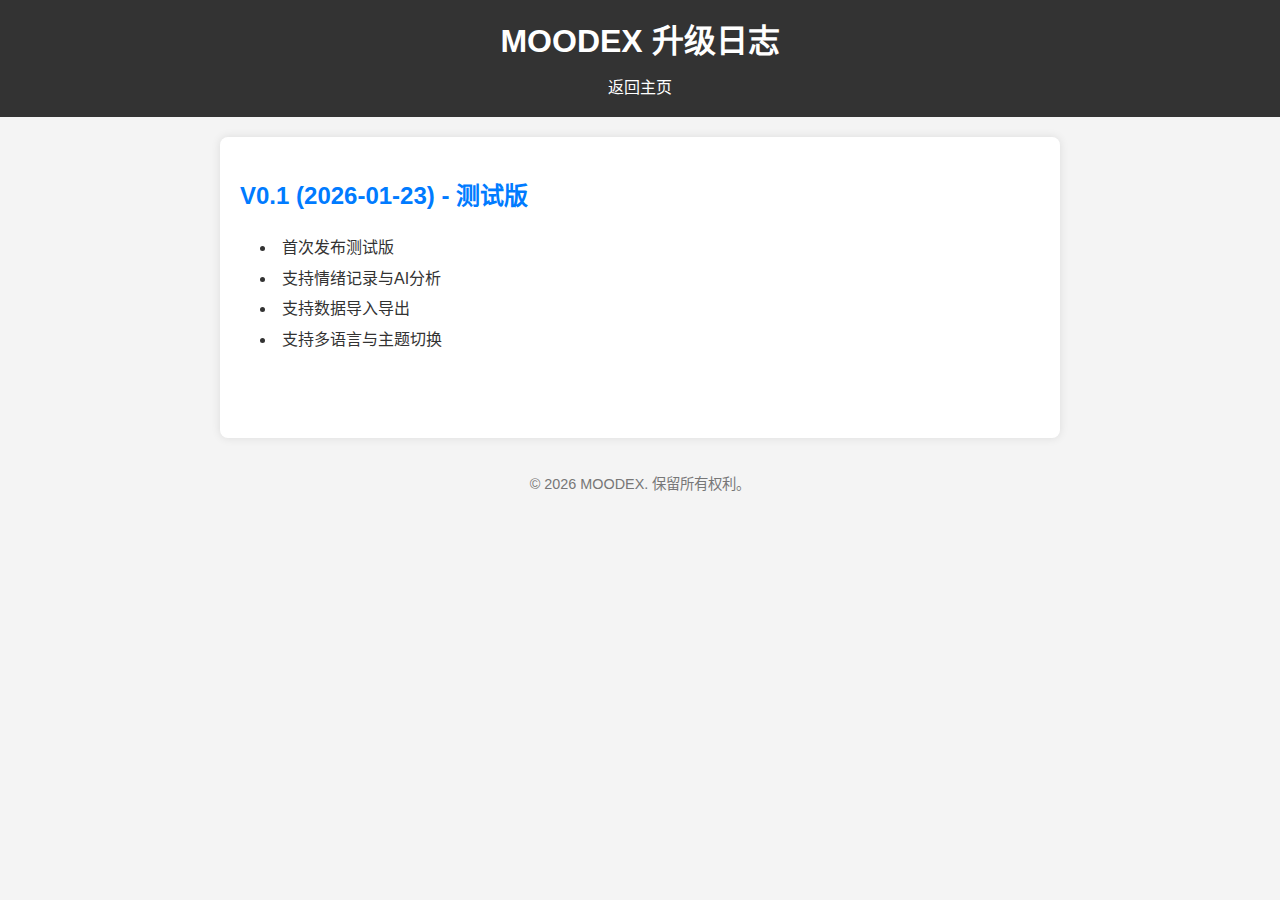
<file: changelog/v0.1/index.html>
<!DOCTYPE html>
<html lang="zh-CN">
<head>
    <meta charset="UTF-8">
    <meta name="viewport" content="width=device-width, initial-scale=1.0">
    <title>MOODEX 升级日志 - V0.1</title>
    <link rel="stylesheet" href="../../css/style.css">
    <link rel="icon" href="../../favicon.svg" type="image/svg+xml">
</head>
<body>
    <header>
        <h1>MOODEX 升级日志</h1>
        <nav>
            <a href="/">返回主页</a>
        </nav>
    </header>

    <main>
        <section class="changelog-entry">
            <h2>V0.1 (2026-01-23) - 测试版</h2>
            <ul>
                <li>首次发布测试版</li>
                <li>支持情绪记录与AI分析</li>
                <li>支持数据导入导出</li>
                <li>支持多语言与主题切换</li>
            </ul>
        </section>
    </main>

    <footer>
        <p>&copy; 2026 MOODEX. 保留所有权利。</p>
    </footer>
</body>
</html>
</file>
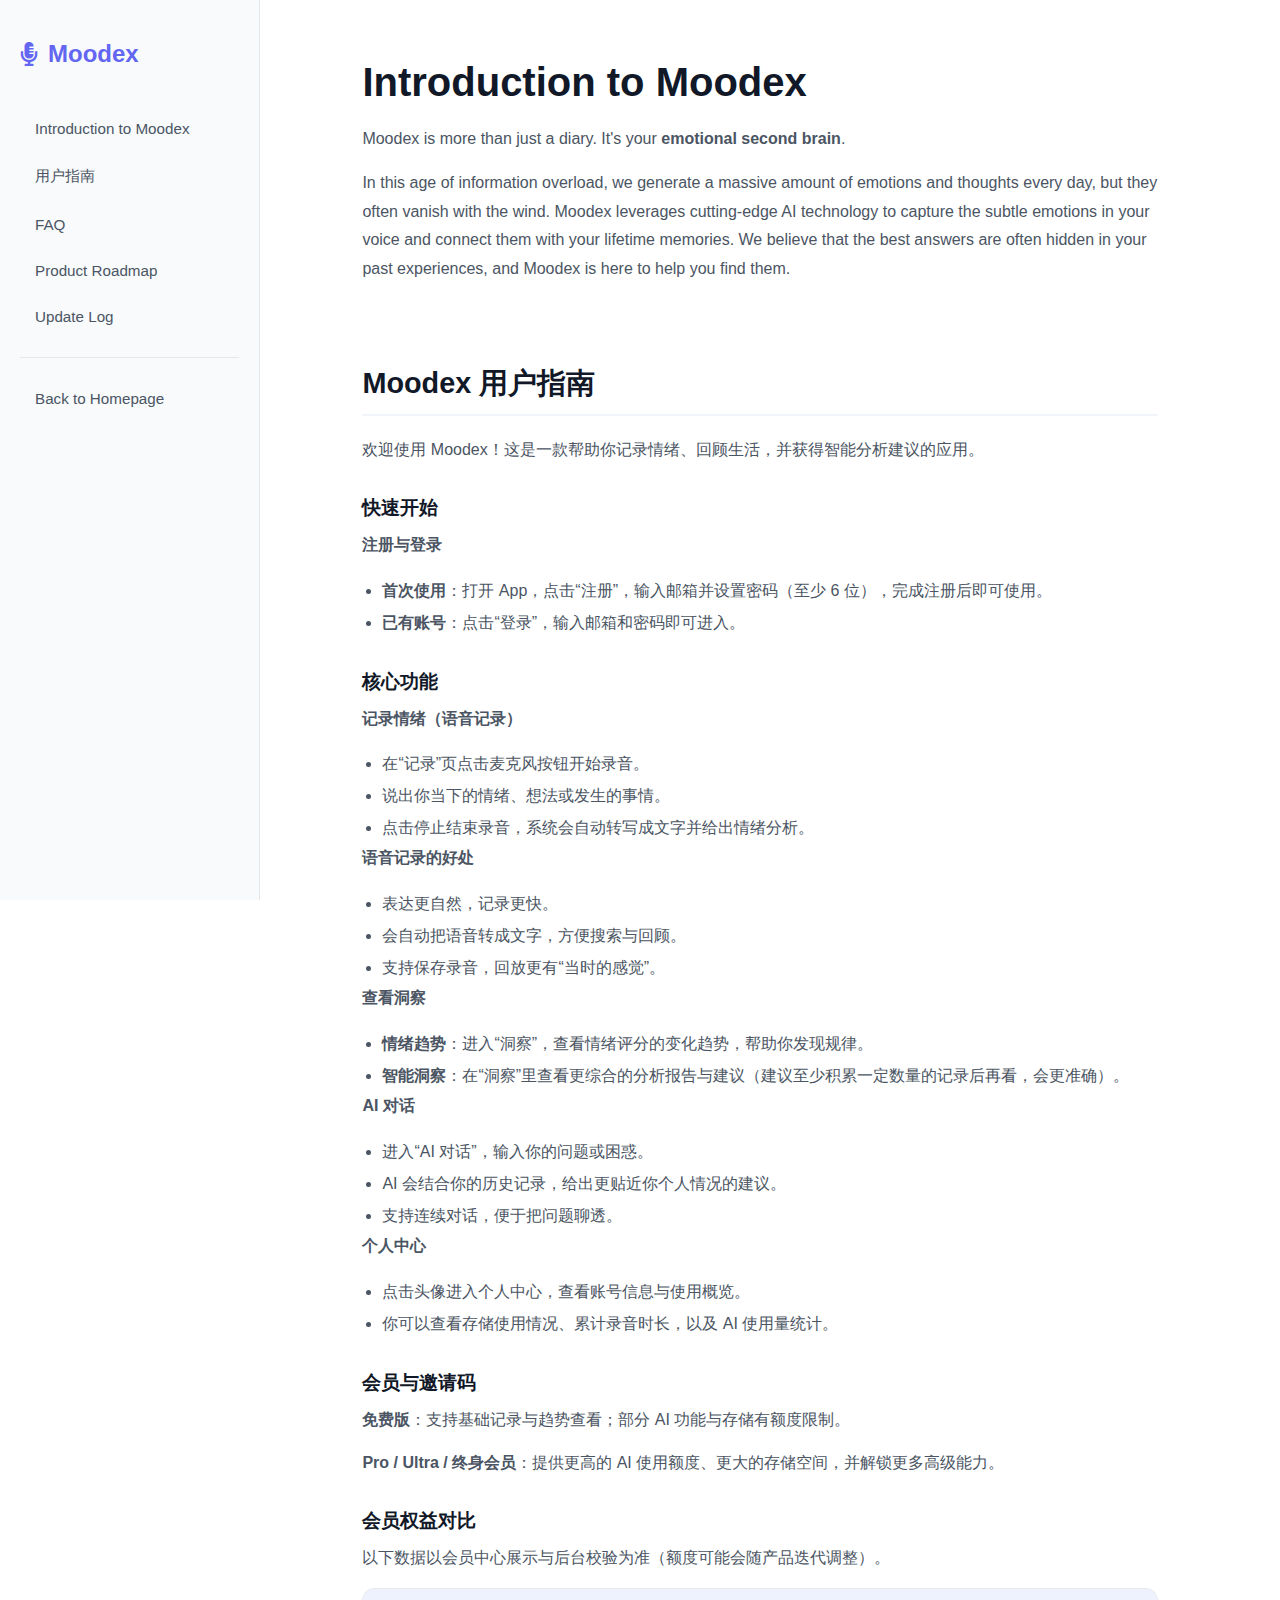
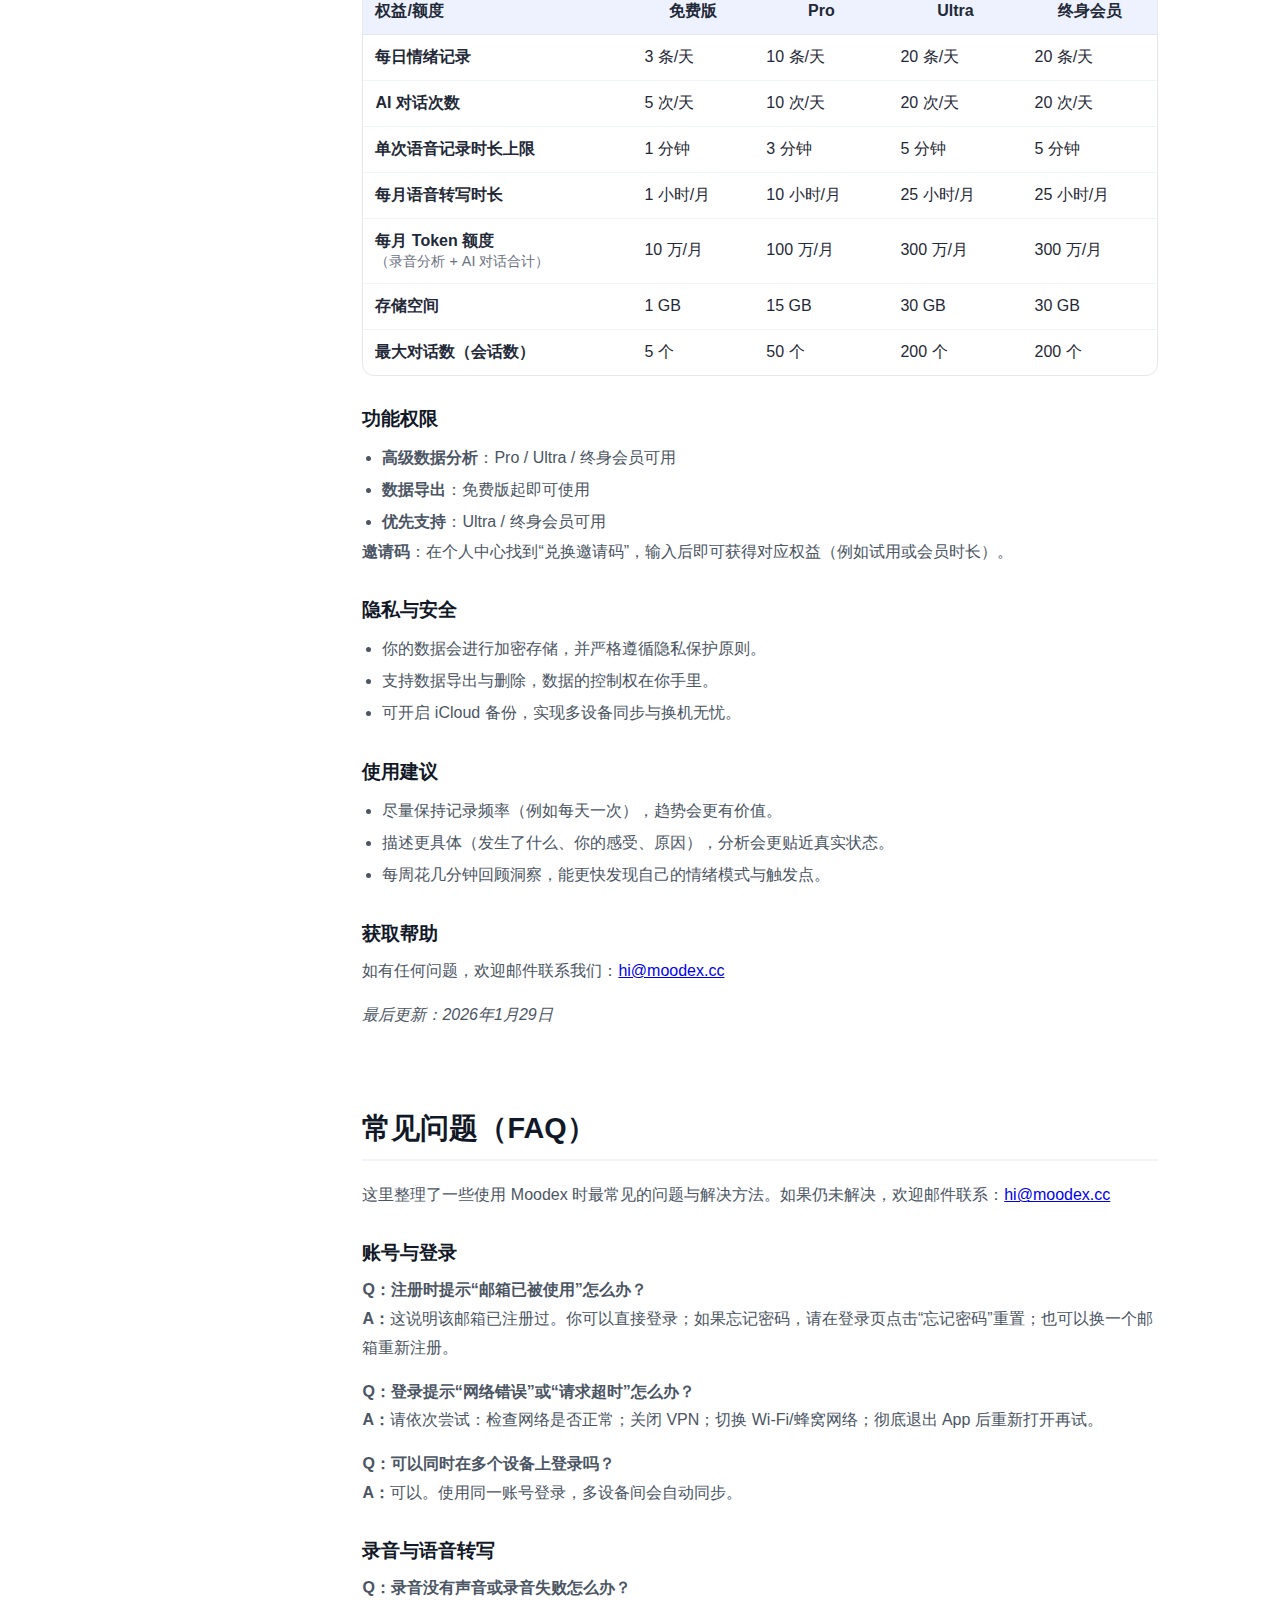
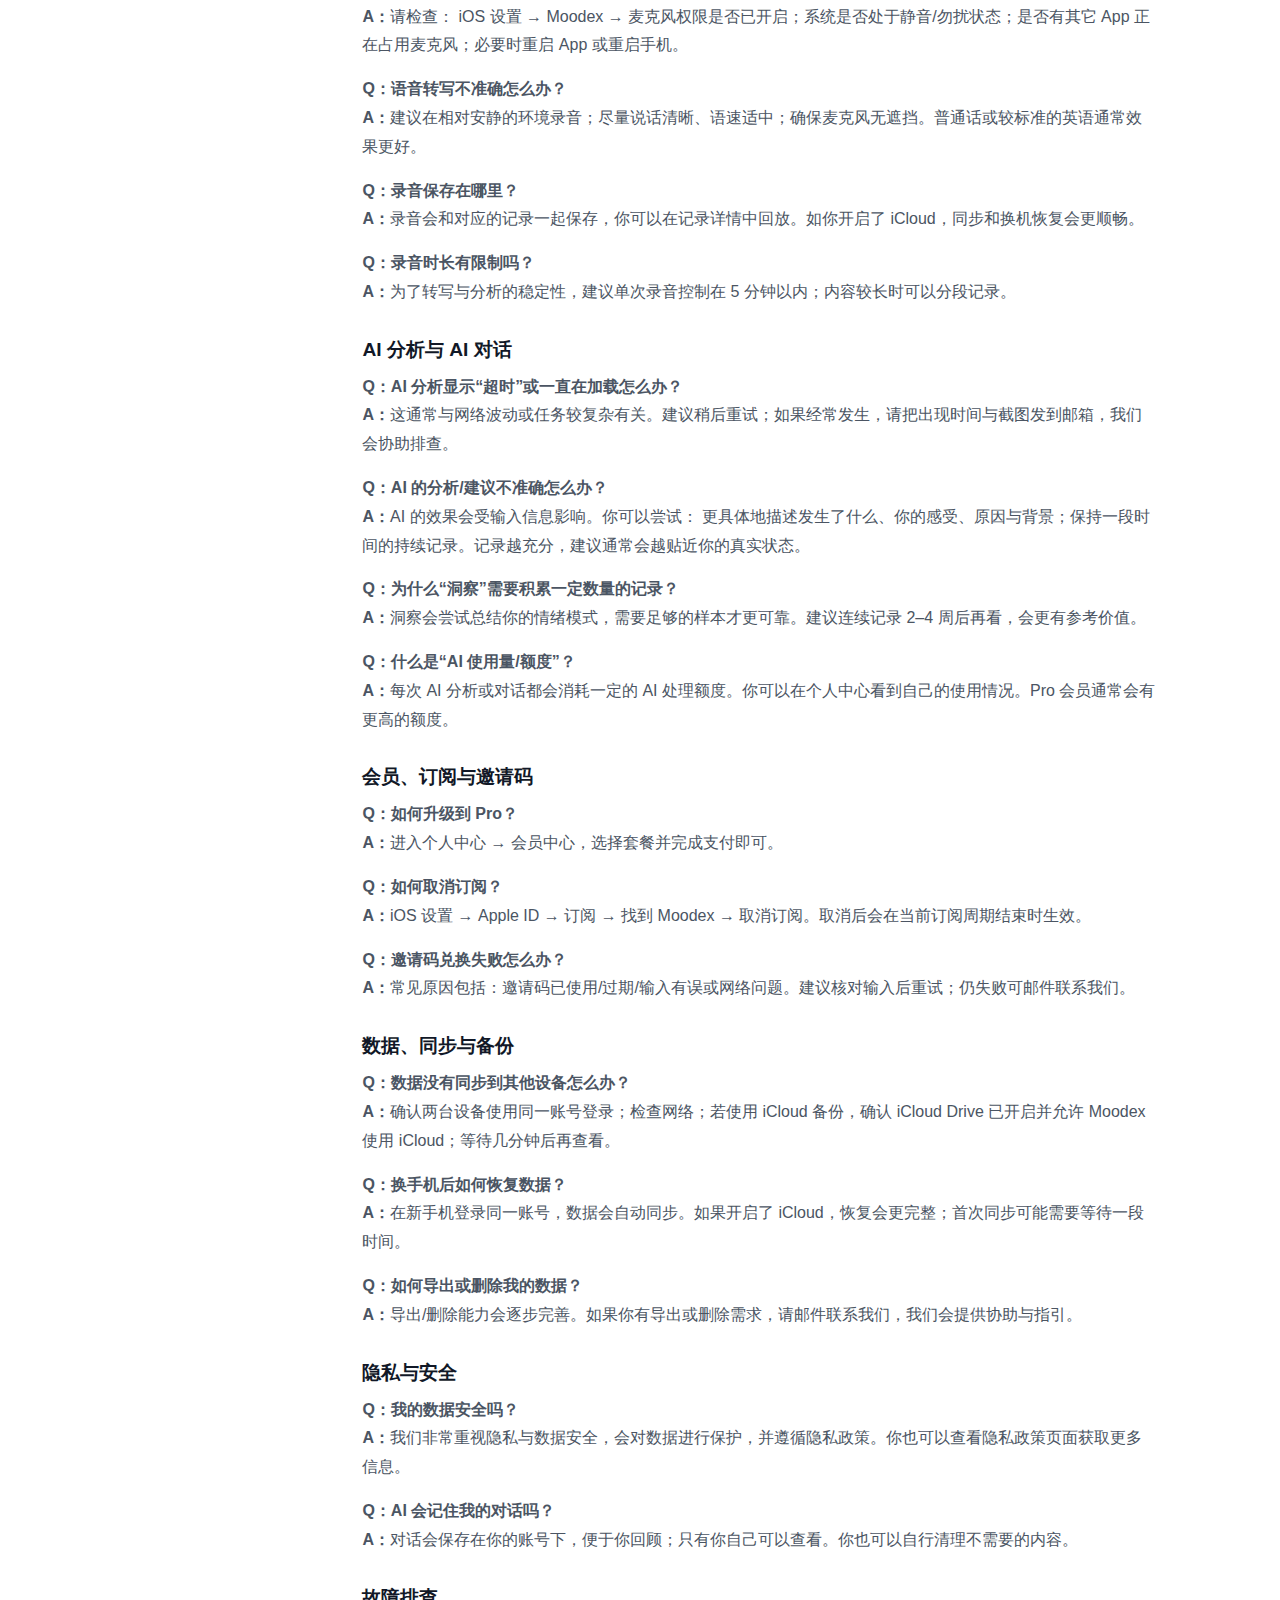
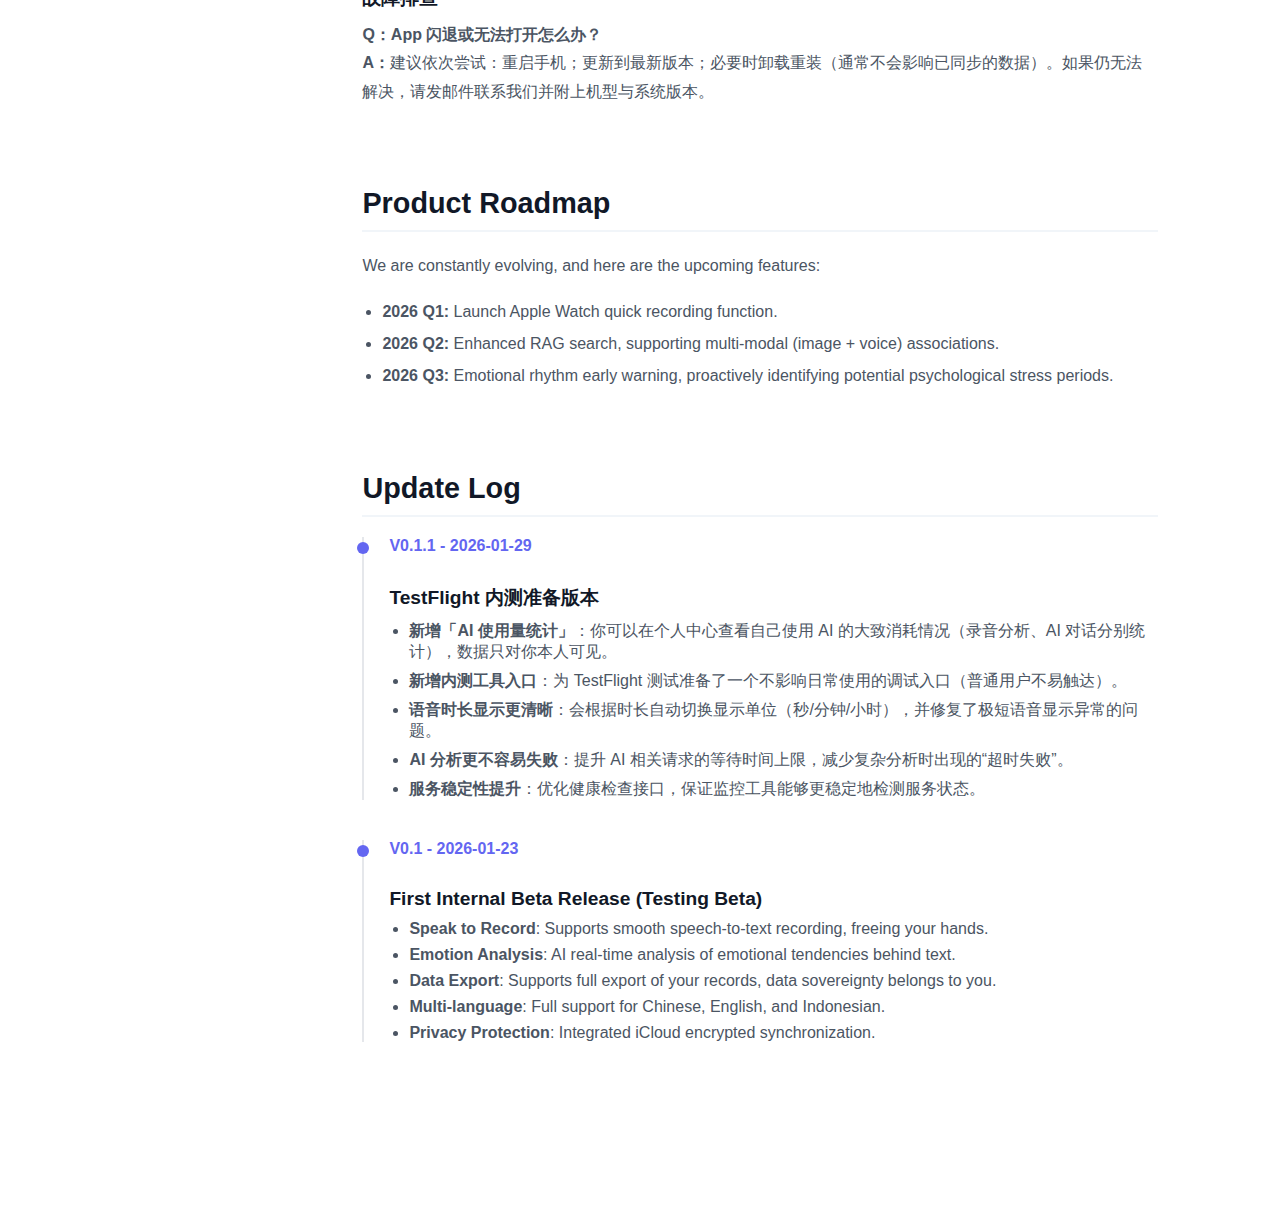
<file: docs.html>
<!DOCTYPE html>
<html lang="zh-CN">
<head>
    <meta charset="UTF-8">
    <meta name="viewport" content="width=device-width, initial-scale=1.0">
    <title data-t="docs_title">Moodex 文档中心 - 版本更新与介绍</title>
    <link rel="stylesheet" href="vendor/fontawesome/css/all.min.css" onerror="this.onerror=null;this.href='https://cdnjs.cloudflare.com/ajax/libs/font-awesome/6.4.0/css/all.min.css';">
    <script src="js/translations.js"></script>
    <style>
        :root {
            --primary-color: #6366f1;
            --text-color: #1f2937;
            --bg-color: #f8fafc;
            --sidebar-width: 260px;
        }

        * { margin: 0; padding: 0; box-sizing: border-box; }
        body {
            font-family: -apple-system, BlinkMacSystemFont, "Segoe UI", Roboto, sans-serif;
            background-color: #fff;
            color: var(--text-color);
            display: flex;
            min-height: 100vh;
        }

        /* 侧边栏 */
        .sidebar {
            width: var(--sidebar-width);
            background: var(--bg-color);
            border-right: 1px solid #e5e7eb;
            padding: 40px 20px;
            position: fixed;
            height: 100vh;
            overflow-y: auto;
        }

        .logo {
            font-size: 1.5rem;
            font-weight: 700;
            color: var(--primary-color);
            text-decoration: none;
            display: flex;
            align-items: center;
            gap: 10px;
            margin-bottom: 40px;
        }

        .nav-item {
            display: block;
            padding: 12px 15px;
            color: #4b5563;
            text-decoration: none;
            border-radius: 8px;
            margin-bottom: 5px;
            transition: all 0.2s;
            font-size: 0.95rem;
        }

        .nav-item:hover, .nav-item.active {
            background: #fff;
            color: var(--primary-color);
            box-shadow: 0 2px 4px rgba(0,0,0,0.05);
        }

        /* 内容区 */
        .main-content {
            margin-left: var(--sidebar-width);
            flex: 1;
            padding: 60px 8% 100px;
            max-width: 1000px;
        }

        section { margin-bottom: 80px; scroll-margin-top: 60px; }
        h1 { font-size: 2.5rem; margin-bottom: 20px; color: #111827; }
        h2 { font-size: 1.8rem; margin-bottom: 20px; color: #111827; padding-bottom: 10px; border-bottom: 2px solid #f1f5f9; }
        h3 { font-size: 1.2rem; margin: 30px 0 10px; color: #111827; }
        p { line-height: 1.8; color: #4b5563; margin-bottom: 15px; }
        
        /* 更新日志样式 */
        .changelog-entry {
            border-left: 2px solid #e5e7eb;
            padding-left: 25px;
            position: relative;
            margin-bottom: 40px;
        }

        .changelog-entry::before {
            content: '';
            position: absolute;
            left: -7px;
            top: 5px;
            width: 12px;
            height: 12px;
            background: var(--primary-color);
            border-radius: 50%;
        }

        .version-date { font-weight: 600; color: var(--primary-color); margin-bottom: 5px; display: block; }
        .changelog-entry ul { padding-left: 20px; color: #4b5563; }
        .changelog-entry li { margin-bottom: 8px; }

        /* 移动端适配 */
        @media (max-width: 768px) {
            .sidebar { display: none; }
            .main-content { margin-left: 0; padding: 40px 20px; }
        }
    </style>
</head>
<body>

    <aside class="sidebar">
        <a href="index.html" class="logo">
            <i class="fa-solid fa-microphone-lines"></i> Moodex
        </a>
        <nav>
            <a href="#intro" class="nav-item" data-t="docs_nav_intro">Moodex 简介</a>
            <a href="#guide" class="nav-item">用户指南</a>
            <a href="#faq" class="nav-item" data-t="docs_nav_faq">常见问题</a>
            <a href="#roadmap" class="nav-item" data-t="docs_nav_roadmap">产品路线图</a>
            <a href="#changelog" class="nav-item" data-t="docs_nav_changelog">更新记录</a>
            <hr style="margin: 20px 0; border: 0; border-top: 1px solid #e5e7eb;">
            <a href="index.html" class="nav-item" data-t="docs_nav_home"><i class="fa-solid fa-house"></i> 返回主页</a>
        </nav>
    </aside>

    <main class="main-content">
        <!-- 产品简介 -->
        <section id="intro">
            <h1 data-t="docs_intro_title">Moodex 简介</h1>
            <p data-t="docs_intro_p1">Moodex 不仅仅是一个日记本。它是你的<b>情绪第二大脑</b>。</p>
            <p data-t="docs_intro_p2">在这个信息过载的时代，我们每天都在产生海量的情绪和想法，但它们往往随风而逝。Moodex 利用最前沿的 AI 技术，捕捉你声音中的细微情感，并将其与你的一生记忆相连接。我们相信，最好的答案往往就藏在你过去的经历中，而 Moodex 负责帮你找到它。</p>
        </section>

        <section id="guide">
            <h2>Moodex 用户指南</h2>
            <p>欢迎使用 Moodex！这是一款帮助你记录情绪、回顾生活，并获得智能分析建议的应用。</p>

            <h3>快速开始</h3>
            <p><b>注册与登录</b></p>
            <ul style="padding-left: 20px; color: #4b5563; line-height: 2;">
                <li><b>首次使用</b>：打开 App，点击“注册”，输入邮箱并设置密码（至少 6 位），完成注册后即可使用。</li>
                <li><b>已有账号</b>：点击“登录”，输入邮箱和密码即可进入。</li>
            </ul>

            <h3>核心功能</h3>

            <p><b>记录情绪（语音记录）</b></p>
            <ul style="padding-left: 20px; color: #4b5563; line-height: 2;">
                <li>在“记录”页点击麦克风按钮开始录音。</li>
                <li>说出你当下的情绪、想法或发生的事情。</li>
                <li>点击停止结束录音，系统会自动转写成文字并给出情绪分析。</li>
            </ul>
            <p><b>语音记录的好处</b></p>
            <ul style="padding-left: 20px; color: #4b5563; line-height: 2;">
                <li>表达更自然，记录更快。</li>
                <li>会自动把语音转成文字，方便搜索与回顾。</li>
                <li>支持保存录音，回放更有“当时的感觉”。</li>
            </ul>

            <p><b>查看洞察</b></p>
            <ul style="padding-left: 20px; color: #4b5563; line-height: 2;">
                <li><b>情绪趋势</b>：进入“洞察”，查看情绪评分的变化趋势，帮助你发现规律。</li>
                <li><b>智能洞察</b>：在“洞察”里查看更综合的分析报告与建议（建议至少积累一定数量的记录后再看，会更准确）。</li>
            </ul>

            <p><b>AI 对话</b></p>
            <ul style="padding-left: 20px; color: #4b5563; line-height: 2;">
                <li>进入“AI 对话”，输入你的问题或困惑。</li>
                <li>AI 会结合你的历史记录，给出更贴近你个人情况的建议。</li>
                <li>支持连续对话，便于把问题聊透。</li>
            </ul>

            <p><b>个人中心</b></p>
            <ul style="padding-left: 20px; color: #4b5563; line-height: 2;">
                <li>点击头像进入个人中心，查看账号信息与使用概览。</li>
                <li>你可以查看存储使用情况、累计录音时长，以及 AI 使用量统计。</li>
            </ul>

            <h3>会员与邀请码</h3>
            <p><b>免费版</b>：支持基础记录与趋势查看；部分 AI 功能与存储有额度限制。</p>
            <p><b>Pro / Ultra / 终身会员</b>：提供更高的 AI 使用额度、更大的存储空间，并解锁更多高级能力。</p>

            <h3>会员权益对比</h3>
            <p>以下数据以会员中心展示与后台校验为准（额度可能会随产品迭代调整）。</p>

            <div style="overflow-x: auto; border: 1px solid #e5e7eb; border-radius: 12px; background: #fff;">
                <table style="width: 100%; border-collapse: collapse; min-width: 720px;">
                    <thead>
                        <tr>
                            <th style="text-align: left; padding: 12px; border-bottom: 1px solid #e5e7eb; background: #eef2ff;">权益/额度</th>
                            <th style="padding: 12px; border-bottom: 1px solid #e5e7eb; background: #eef2ff;">免费版</th>
                            <th style="padding: 12px; border-bottom: 1px solid #e5e7eb; background: #eef2ff;">Pro</th>
                            <th style="padding: 12px; border-bottom: 1px solid #e5e7eb; background: #eef2ff;">Ultra</th>
                            <th style="padding: 12px; border-bottom: 1px solid #e5e7eb; background: #eef2ff;">终身会员</th>
                        </tr>
                    </thead>
                    <tbody>
                        <tr>
                            <td style="text-align: left; padding: 12px; border-bottom: 1px solid #f1f5f9;"><b>每日情绪记录</b></td>
                            <td style="padding: 12px; border-bottom: 1px solid #f1f5f9;">3 条/天</td>
                            <td style="padding: 12px; border-bottom: 1px solid #f1f5f9;">10 条/天</td>
                            <td style="padding: 12px; border-bottom: 1px solid #f1f5f9;">20 条/天</td>
                            <td style="padding: 12px; border-bottom: 1px solid #f1f5f9;">20 条/天</td>
                        </tr>
                        <tr>
                            <td style="text-align: left; padding: 12px; border-bottom: 1px solid #f1f5f9;"><b>AI 对话次数</b></td>
                            <td style="padding: 12px; border-bottom: 1px solid #f1f5f9;">5 次/天</td>
                            <td style="padding: 12px; border-bottom: 1px solid #f1f5f9;">10 次/天</td>
                            <td style="padding: 12px; border-bottom: 1px solid #f1f5f9;">20 次/天</td>
                            <td style="padding: 12px; border-bottom: 1px solid #f1f5f9;">20 次/天</td>
                        </tr>
                        <tr>
                            <td style="text-align: left; padding: 12px; border-bottom: 1px solid #f1f5f9;"><b>单次语音记录时长上限</b></td>
                            <td style="padding: 12px; border-bottom: 1px solid #f1f5f9;">1 分钟</td>
                            <td style="padding: 12px; border-bottom: 1px solid #f1f5f9;">3 分钟</td>
                            <td style="padding: 12px; border-bottom: 1px solid #f1f5f9;">5 分钟</td>
                            <td style="padding: 12px; border-bottom: 1px solid #f1f5f9;">5 分钟</td>
                        </tr>
                        <tr>
                            <td style="text-align: left; padding: 12px; border-bottom: 1px solid #f1f5f9;"><b>每月语音转写时长</b></td>
                            <td style="padding: 12px; border-bottom: 1px solid #f1f5f9;">1 小时/月</td>
                            <td style="padding: 12px; border-bottom: 1px solid #f1f5f9;">10 小时/月</td>
                            <td style="padding: 12px; border-bottom: 1px solid #f1f5f9;">25 小时/月</td>
                            <td style="padding: 12px; border-bottom: 1px solid #f1f5f9;">25 小时/月</td>
                        </tr>
                        <tr>
                            <td style="text-align: left; padding: 12px; border-bottom: 1px solid #f1f5f9;"><b>每月 Token 额度</b><br><span style="color:#6b7280; font-size: 0.9em;">（录音分析 + AI 对话合计）</span></td>
                            <td style="padding: 12px; border-bottom: 1px solid #f1f5f9;">10 万/月</td>
                            <td style="padding: 12px; border-bottom: 1px solid #f1f5f9;">100 万/月</td>
                            <td style="padding: 12px; border-bottom: 1px solid #f1f5f9;">300 万/月</td>
                            <td style="padding: 12px; border-bottom: 1px solid #f1f5f9;">300 万/月</td>
                        </tr>
                        <tr>
                            <td style="text-align: left; padding: 12px; border-bottom: 1px solid #f1f5f9;"><b>存储空间</b></td>
                            <td style="padding: 12px; border-bottom: 1px solid #f1f5f9;">1 GB</td>
                            <td style="padding: 12px; border-bottom: 1px solid #f1f5f9;">15 GB</td>
                            <td style="padding: 12px; border-bottom: 1px solid #f1f5f9;">30 GB</td>
                            <td style="padding: 12px; border-bottom: 1px solid #f1f5f9;">30 GB</td>
                        </tr>
                        <tr>
                            <td style="text-align: left; padding: 12px;"><b>最大对话数（会话数）</b></td>
                            <td style="padding: 12px;">5 个</td>
                            <td style="padding: 12px;">50 个</td>
                            <td style="padding: 12px;">200 个</td>
                            <td style="padding: 12px;">200 个</td>
                        </tr>
                    </tbody>
                </table>
            </div>

            <h3>功能权限</h3>
            <ul style="padding-left: 20px; color: #4b5563; line-height: 2;">
                <li><b>高级数据分析</b>：Pro / Ultra / 终身会员可用</li>
                <li><b>数据导出</b>：免费版起即可使用</li>
                <li><b>优先支持</b>：Ultra / 终身会员可用</li>
            </ul>

            <p><b>邀请码</b>：在个人中心找到“兑换邀请码”，输入后即可获得对应权益（例如试用或会员时长）。</p>

            <h3>隐私与安全</h3>
            <ul style="padding-left: 20px; color: #4b5563; line-height: 2;">
                <li>你的数据会进行加密存储，并严格遵循隐私保护原则。</li>
                <li>支持数据导出与删除，数据的控制权在你手里。</li>
                <li>可开启 iCloud 备份，实现多设备同步与换机无忧。</li>
            </ul>

            <h3>使用建议</h3>
            <ul style="padding-left: 20px; color: #4b5563; line-height: 2;">
                <li>尽量保持记录频率（例如每天一次），趋势会更有价值。</li>
                <li>描述更具体（发生了什么、你的感受、原因），分析会更贴近真实状态。</li>
                <li>每周花几分钟回顾洞察，能更快发现自己的情绪模式与触发点。</li>
            </ul>

            <h3>获取帮助</h3>
            <p>如有任何问题，欢迎邮件联系我们：<a href="mailto:hi@moodex.cc">hi@moodex.cc</a></p>
            <p><i>最后更新：2026年1月29日</i></p>
        </section>

        <!-- 常见问题 -->
        <section id="faq">
            <h2>常见问题（FAQ）</h2>
            <p>这里整理了一些使用 Moodex 时最常见的问题与解决方法。如果仍未解决，欢迎邮件联系：<a href="mailto:hi@moodex.cc">hi@moodex.cc</a></p>

            <h3>账号与登录</h3>
            <p><b>Q：注册时提示“邮箱已被使用”怎么办？</b><br>
            <b>A：</b>这说明该邮箱已注册过。你可以直接登录；如果忘记密码，请在登录页点击“忘记密码”重置；也可以换一个邮箱重新注册。</p>

            <p><b>Q：登录提示“网络错误”或“请求超时”怎么办？</b><br>
            <b>A：</b>请依次尝试：检查网络是否正常；关闭 VPN；切换 Wi‑Fi/蜂窝网络；彻底退出 App 后重新打开再试。</p>

            <p><b>Q：可以同时在多个设备上登录吗？</b><br>
            <b>A：</b>可以。使用同一账号登录，多设备间会自动同步。</p>

            <h3>录音与语音转写</h3>
            <p><b>Q：录音没有声音或录音失败怎么办？</b><br>
            <b>A：</b>请检查：
            iOS 设置 → Moodex → 麦克风权限是否已开启；系统是否处于静音/勿扰状态；是否有其它 App 正在占用麦克风；必要时重启 App 或重启手机。</p>

            <p><b>Q：语音转写不准确怎么办？</b><br>
            <b>A：</b>建议在相对安静的环境录音；尽量说话清晰、语速适中；确保麦克风无遮挡。普通话或较标准的英语通常效果更好。</p>

            <p><b>Q：录音保存在哪里？</b><br>
            <b>A：</b>录音会和对应的记录一起保存，你可以在记录详情中回放。如你开启了 iCloud，同步和换机恢复会更顺畅。</p>

            <p><b>Q：录音时长有限制吗？</b><br>
            <b>A：</b>为了转写与分析的稳定性，建议单次录音控制在 5 分钟以内；内容较长时可以分段记录。</p>

            <h3>AI 分析与 AI 对话</h3>
            <p><b>Q：AI 分析显示“超时”或一直在加载怎么办？</b><br>
            <b>A：</b>这通常与网络波动或任务较复杂有关。建议稍后重试；如果经常发生，请把出现时间与截图发到邮箱，我们会协助排查。</p>

            <p><b>Q：AI 的分析/建议不准确怎么办？</b><br>
            <b>A：</b>AI 的效果会受输入信息影响。你可以尝试：
            更具体地描述发生了什么、你的感受、原因与背景；保持一段时间的持续记录。记录越充分，建议通常会越贴近你的真实状态。</p>

            <p><b>Q：为什么“洞察”需要积累一定数量的记录？</b><br>
            <b>A：</b>洞察会尝试总结你的情绪模式，需要足够的样本才更可靠。建议连续记录 2–4 周后再看，会更有参考价值。</p>

            <p><b>Q：什么是“AI 使用量/额度”？</b><br>
            <b>A：</b>每次 AI 分析或对话都会消耗一定的 AI 处理额度。你可以在个人中心看到自己的使用情况。Pro 会员通常会有更高的额度。</p>

            <h3>会员、订阅与邀请码</h3>
            <p><b>Q：如何升级到 Pro？</b><br>
            <b>A：</b>进入个人中心 → 会员中心，选择套餐并完成支付即可。</p>

            <p><b>Q：如何取消订阅？</b><br>
            <b>A：</b>iOS 设置 → Apple ID → 订阅 → 找到 Moodex → 取消订阅。取消后会在当前订阅周期结束时生效。</p>

            <p><b>Q：邀请码兑换失败怎么办？</b><br>
            <b>A：</b>常见原因包括：邀请码已使用/过期/输入有误或网络问题。建议核对输入后重试；仍失败可邮件联系我们。</p>

            <h3>数据、同步与备份</h3>
            <p><b>Q：数据没有同步到其他设备怎么办？</b><br>
            <b>A：</b>确认两台设备使用同一账号登录；检查网络；若使用 iCloud 备份，确认 iCloud Drive 已开启并允许 Moodex 使用 iCloud；等待几分钟后再查看。</p>

            <p><b>Q：换手机后如何恢复数据？</b><br>
            <b>A：</b>在新手机登录同一账号，数据会自动同步。如果开启了 iCloud，恢复会更完整；首次同步可能需要等待一段时间。</p>

            <p><b>Q：如何导出或删除我的数据？</b><br>
            <b>A：</b>导出/删除能力会逐步完善。如果你有导出或删除需求，请邮件联系我们，我们会提供协助与指引。</p>

            <h3>隐私与安全</h3>
            <p><b>Q：我的数据安全吗？</b><br>
            <b>A：</b>我们非常重视隐私与数据安全，会对数据进行保护，并遵循隐私政策。你也可以查看隐私政策页面获取更多信息。</p>

            <p><b>Q：AI 会记住我的对话吗？</b><br>
            <b>A：</b>对话会保存在你的账号下，便于你回顾；只有你自己可以查看。你也可以自行清理不需要的内容。</p>

            <h3>故障排查</h3>
            <p><b>Q：App 闪退或无法打开怎么办？</b><br>
            <b>A：</b>建议依次尝试：重启手机；更新到最新版本；必要时卸载重装（通常不会影响已同步的数据）。如果仍无法解决，请发邮件联系我们并附上机型与系统版本。</p>
        </section>

        <!-- 产品路线图 -->
        <section id="roadmap">
            <h2 data-t="docs_roadmap_title">产品路线图</h2>
            <p data-t="docs_roadmap_p1">我们正在不断进化，以下是即将到来的功能：</p>
            <ul style="padding-left: 20px; color: #4b5563; line-height: 2;">
                <li data-t="docs_roadmap_q1"><b>2026 Q1：</b> 推出 Apple Watch 快捷录音功能。</li>
                <li data-t="docs_roadmap_q2"><b>2026 Q2：</b> 增强版 RAG 搜索，支持多模态（图片+声音）联想。</li>
                <li data-t="docs_roadmap_q3"><b>2026 Q3：</b> 情绪节律预警，提前发现可能的心理压力期。</li>
            </ul>
        </section>

        <!-- 更新记录 -->
        <section id="changelog">
            <h2 data-t="docs_changelog_title">更新记录</h2>
            
            <div class="changelog-entry">
                <span class="version-date">V0.1.1 - 2026-01-29</span>
                <h3>TestFlight 内测准备版本</h3>
                <ul>
                    <li><b>新增「AI 使用量统计」</b>：你可以在个人中心查看自己使用 AI 的大致消耗情况（录音分析、AI 对话分别统计），数据只对你本人可见。</li>
                    <li><b>新增内测工具入口</b>：为 TestFlight 测试准备了一个不影响日常使用的调试入口（普通用户不易触达）。</li>
                    <li><b>语音时长显示更清晰</b>：会根据时长自动切换显示单位（秒/分钟/小时），并修复了极短语音显示异常的问题。</li>
                    <li><b>AI 分析更不容易失败</b>：提升 AI 相关请求的等待时间上限，减少复杂分析时出现的“超时失败”。</li>
                    <li><b>服务稳定性提升</b>：优化健康检查接口，保证监控工具能够更稳定地检测服务状态。</li>
                </ul>
            </div>

            <div class="changelog-entry">
                <span class="version-date" data-t="docs_changelog_v01_date">V0.1 - 2026-01-23</span>
                <h3 data-t="docs_changelog_v01_title">首次内测发布 (Testing Beta)</h3>
                <ul>
                    <li data-t="docs_changelog_v01_li1"><b>开口即记</b>：支持流畅的语音转文字记录，释放双手。</li>
                    <li data-t="docs_changelog_v01_li2"><b>情绪分析</b>：AI 实时分析文字背后的情绪倾向。</li>
                    <li data-t="docs_changelog_v01_li3"><b>数据导出</b>：支持全量导出你的记录，数据主权归你。</li>
                    <li data-t="docs_changelog_v01_li4"><b>多语言</b>：完整支持中、英、印尼三语。</li>
                    <li data-t="docs_changelog_v01_li5"><b>隐私防护</b>：集成 iCloud 加密同步。</li>
                </ul>
            </div>
            
        </section>
    </main>

    <script>
        document.addEventListener('DOMContentLoaded', function() {
            updateContent();
            // Optional: Add any docs-specific JS initialization here
        });
    </script>
</body>
</html>
</file>
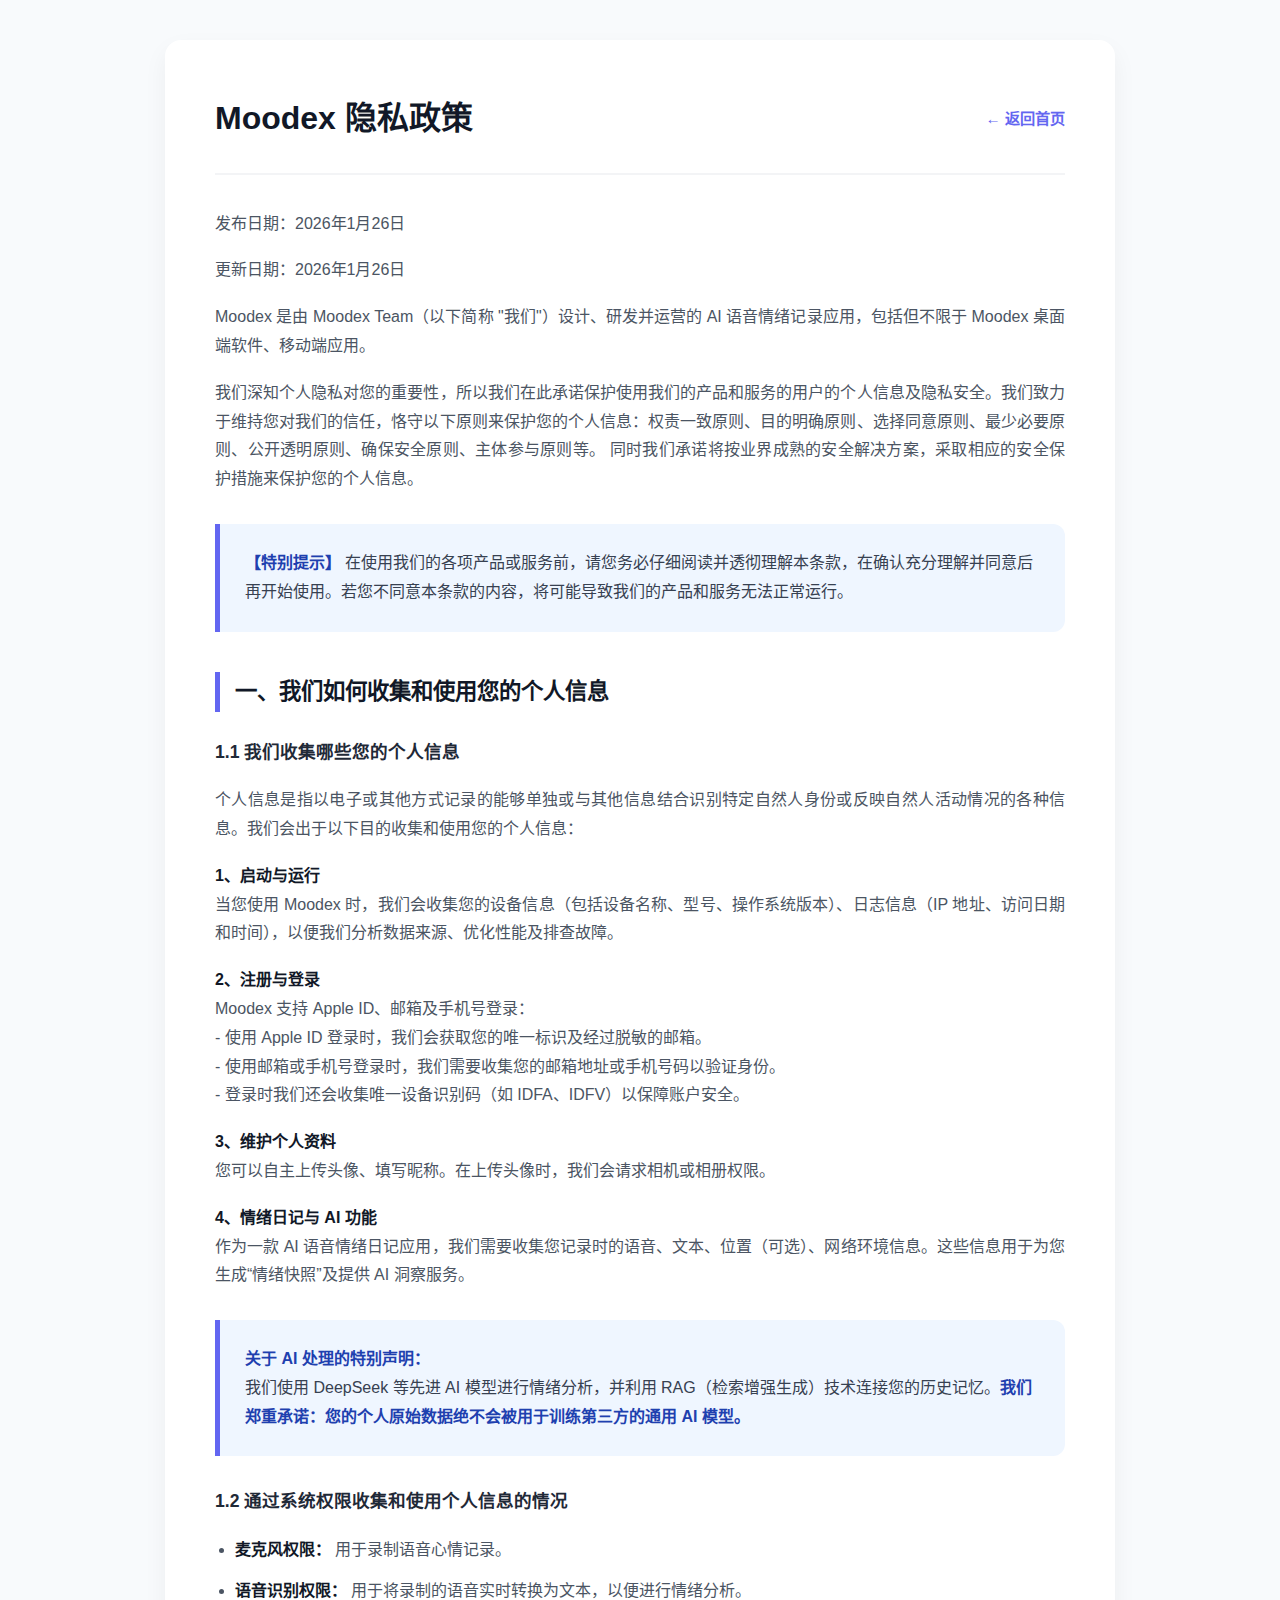
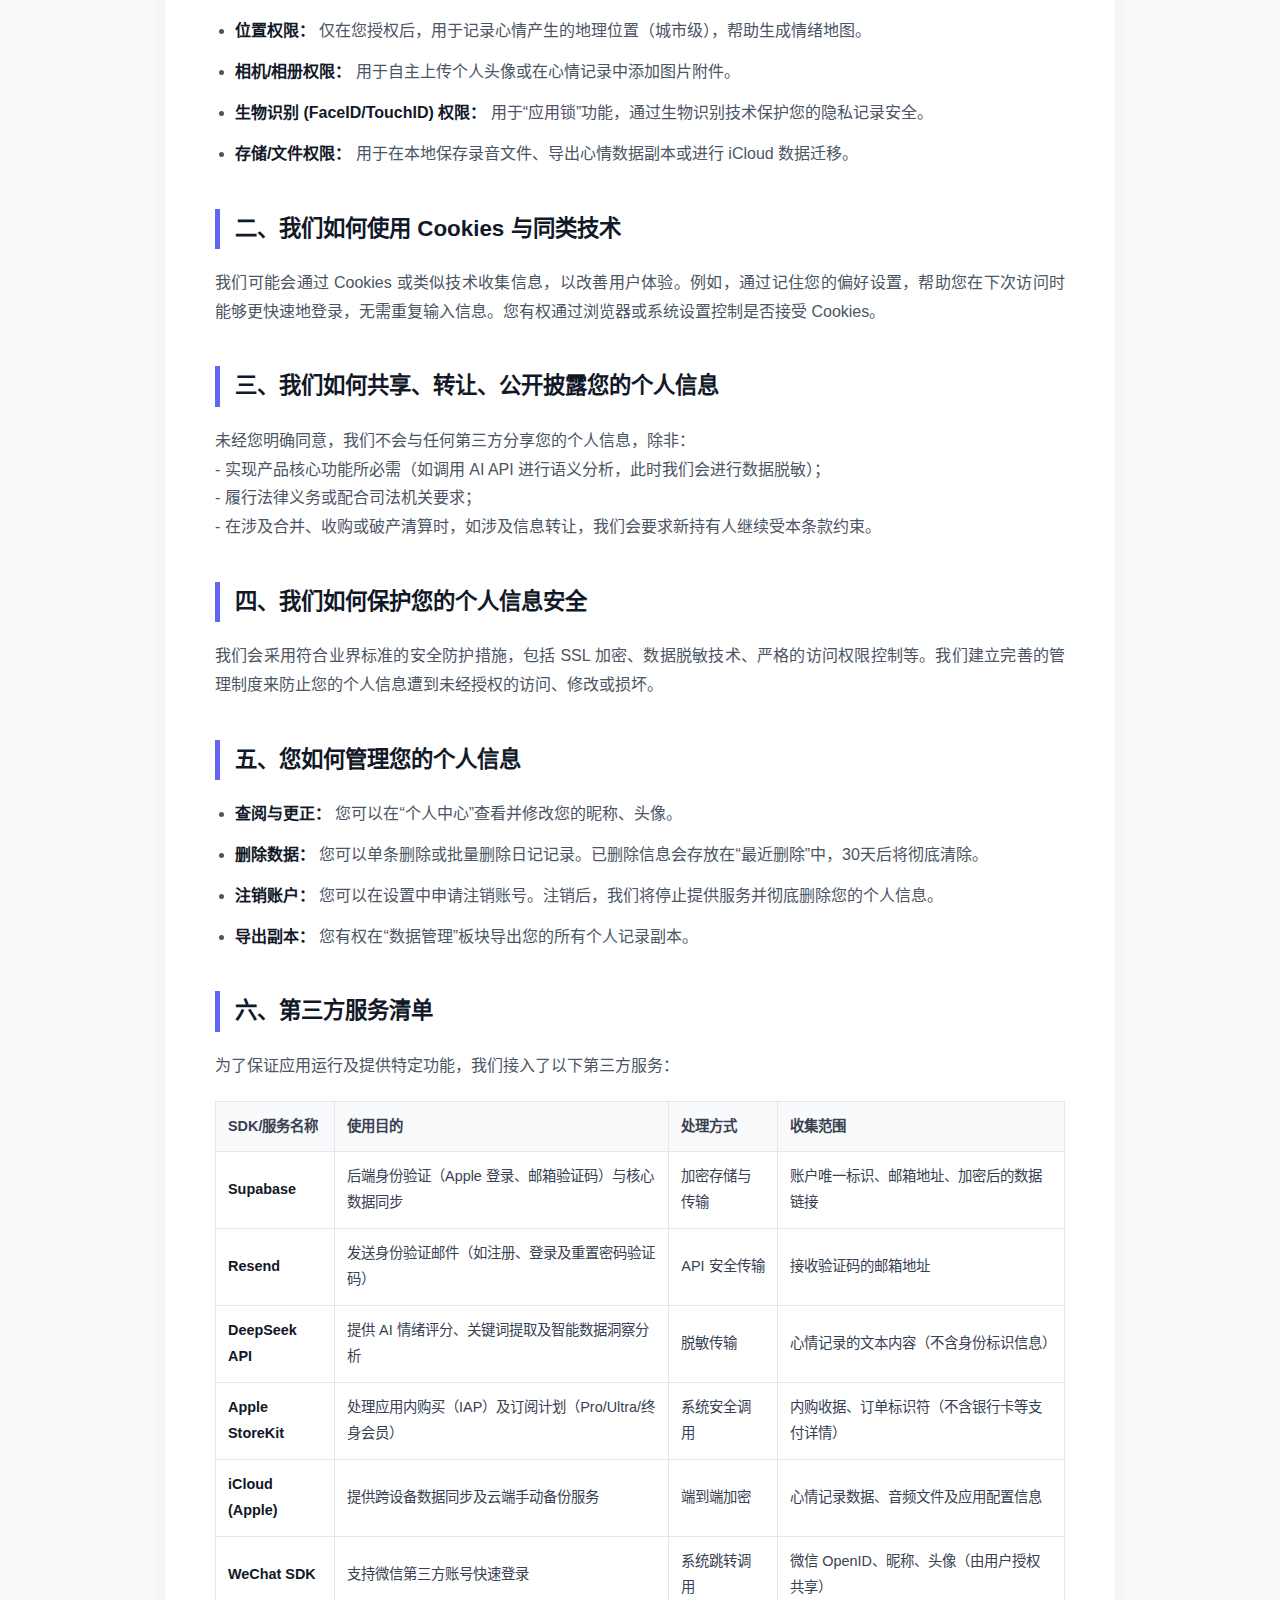
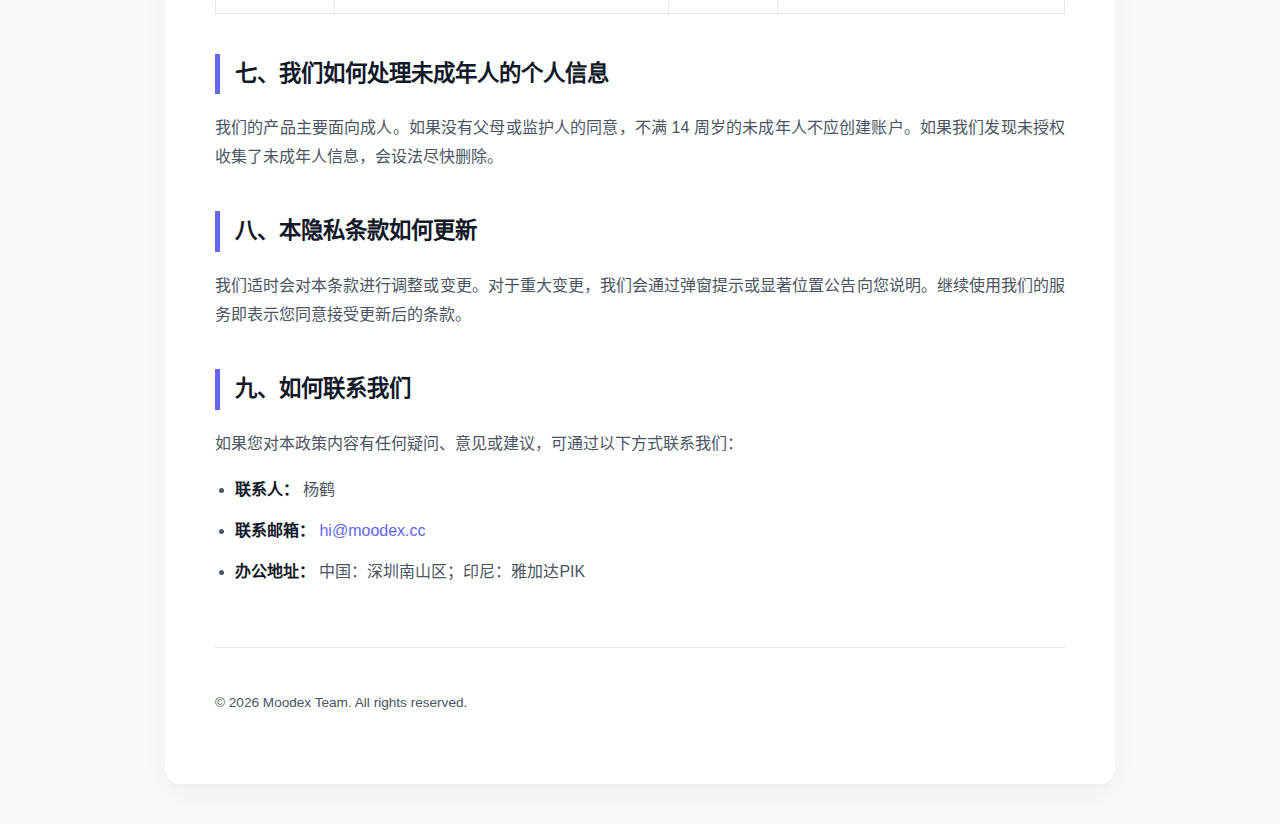
<file: privacy.html>
<!DOCTYPE html>
<html lang="zh-CN">
<head>
    <meta charset="UTF-8">
    <meta name="viewport" content="width=device-width, initial-scale=1.0">
    <title>隐私政策 - Moodex</title>
    <style>
        :root {
            --primary-color: #6366f1;
            --text-color: #374151;
            --bg-color: #f8fafc;
            --border-color: #e5e7eb;
        }

        body {
            font-family: -apple-system, BlinkMacSystemFont, "Segoe UI", Roboto, Helvetica, Arial, sans-serif;
            line-height: 1.8;
            color: var(--text-color);
            background-color: var(--bg-color);
            margin: 0;
            padding: 0;
        }

        .container {
            max-width: 850px;
            margin: 40px auto;
            padding: 50px;
            background: #fff;
            border-radius: 16px;
            box-shadow: 0 10px 25px rgba(0,0,0,0.05);
        }

        .header {
            border-bottom: 2px solid #f3f4f6;
            padding-bottom: 25px;
            margin-bottom: 35px;
            display: flex;
            justify-content: space-between;
            align-items: center;
        }

        h1 { margin: 0; font-size: 2rem; color: #111827; font-weight: 800; }
        h2 { margin-top: 40px; font-size: 1.4rem; color: #111827; border-left: 5px solid var(--primary-color); padding-left: 15px; margin-bottom: 20px; }
        h3 { font-size: 1.1rem; color: #1f2937; margin-top: 25px; font-weight: 700; }
        
        .back-link {
            text-decoration: none;
            color: var(--primary-color);
            font-weight: 600;
            font-size: 0.95rem;
            transition: opacity 0.2s;
        }
        .back-link:hover { opacity: 0.8; }

        ul, ol { padding-left: 20px; color: #4b5563; }
        li { margin-bottom: 12px; }
        p { color: #4b5563; margin-bottom: 18px; text-align: justify; }

        strong { color: #111827; }
        
        .highlight-box {
            background-color: #eff6ff;
            border-left: 5px solid var(--primary-color);
            padding: 25px;
            border-radius: 0 12px 12px 0;
            margin: 30px 0;
        }

        .highlight-box strong { color: #1e40af; }

        table {
            width: 100%;
            border-collapse: collapse;
            margin: 20px 0;
            font-size: 0.9rem;
        }

        th, td {
            border: 1px solid var(--border-color);
            padding: 12px;
            text-align: left;
        }

        th {
            background-color: #f9fafb;
            font-weight: 600;
        }

        footer {
            margin-top: 60px;
            padding-top: 30px;
            border-top: 1px solid var(--border-color);
            font-size: 0.85rem;
            color: #9ca3af;
            text-align: center;
        }

        @media (max-width: 600px) {
            .container { margin: 0; border-radius: 0; padding: 25px; }
            .header { flex-direction: column-reverse; align-items: flex-start; gap: 15px; }
            h1 { font-size: 1.6rem; }
            table { display: block; overflow-x: auto; }
        }
    </style>
</head>
<body>

<div class="container">
    <div class="header">
        <h1>Moodex 隐私政策</h1>
        <a href="index.html" class="back-link">← 返回首页</a>
    </div>

    <p>发布日期：2026年1月26日</p>
    <p>更新日期：2026年1月26日</p>
    
    <p>Moodex 是由 Moodex Team（以下简称 "我们"）设计、研发并运营的 AI 语音情绪记录应用，包括但不限于 Moodex 桌面端软件、移动端应用。</p>

    <p>我们深知个人隐私对您的重要性，所以我们在此承诺保护使用我们的产品和服务的用户的个人信息及隐私安全。我们致力于维持您对我们的信任，恪守以下原则来保护您的个人信息：权责一致原则、目的明确原则、选择同意原则、最少必要原则、公开透明原则、确保安全原则、主体参与原则等。 同时我们承诺将按业界成熟的安全解决方案，采取相应的安全保护措施来保护您的个人信息。</p>

    <div class="highlight-box">
        <strong>【特别提示】</strong> 在使用我们的各项产品或服务前，请您务必仔细阅读并透彻理解本条款，在确认充分理解并同意后再开始使用。若您不同意本条款的内容，将可能导致我们的产品和服务无法正常运行。
    </div>

    <h2>一、我们如何收集和使用您的个人信息</h2>
    
    <h3>1.1 我们收集哪些您的个人信息</h3>
    <p>个人信息是指以电子或其他方式记录的能够单独或与其他信息结合识别特定自然人身份或反映自然人活动情况的各种信息。我们会出于以下目的收集和使用您的个人信息：</p>

    <p><strong>1、启动与运行</strong><br>
    当您使用 Moodex 时，我们会收集您的设备信息（包括设备名称、型号、操作系统版本）、日志信息（IP 地址、访问日期和时间），以便我们分析数据来源、优化性能及排查故障。</p>

    <p><strong>2、注册与登录</strong><br>
    Moodex 支持 Apple ID、邮箱及手机号登录：<br>
    - 使用 Apple ID 登录时，我们会获取您的唯一标识及经过脱敏的邮箱。<br>
    - 使用邮箱或手机号登录时，我们需要收集您的邮箱地址或手机号码以验证身份。<br>
    - 登录时我们还会收集唯一设备识别码（如 IDFA、IDFV）以保障账户安全。</p>

    <p><strong>3、维护个人资料</strong><br>
    您可以自主上传头像、填写昵称。在上传头像时，我们会请求相机或相册权限。</p>

    <p><strong>4、情绪日记与 AI 功能</strong><br>
    作为一款 AI 语音情绪日记应用，我们需要收集您记录时的语音、文本、位置（可选）、网络环境信息。这些信息用于为您生成“情绪快照”及提供 AI 洞察服务。</p>

    <div class="highlight-box">
        <strong>关于 AI 处理的特别声明：</strong><br>
        我们使用 DeepSeek 等先进 AI 模型进行情绪分析，并利用 RAG（检索增强生成）技术连接您的历史记忆。<strong>我们郑重承诺：您的个人原始数据绝不会被用于训练第三方的通用 AI 模型。</strong>
    </div>

    <h3>1.2 通过系统权限收集和使用个人信息的情况</h3>
    <ul>
        <li><strong>麦克风权限：</strong> 用于录制语音心情记录。</li>
        <li><strong>语音识别权限：</strong> 用于将录制的语音实时转换为文本，以便进行情绪分析。</li>
        <li><strong>位置权限：</strong> 仅在您授权后，用于记录心情产生的地理位置（城市级），帮助生成情绪地图。</li>
        <li><strong>相机/相册权限：</strong> 用于自主上传个人头像或在心情记录中添加图片附件。</li>
        <li><strong>生物识别 (FaceID/TouchID) 权限：</strong> 用于“应用锁”功能，通过生物识别技术保护您的隐私记录安全。</li>
        <li><strong>存储/文件权限：</strong> 用于在本地保存录音文件、导出心情数据副本或进行 iCloud 数据迁移。</li>
    </ul>

    <h2>二、我们如何使用 Cookies 与同类技术</h2>
    <p>我们可能会通过 Cookies 或类似技术收集信息，以改善用户体验。例如，通过记住您的偏好设置，帮助您在下次访问时能够更快速地登录，无需重复输入信息。您有权通过浏览器或系统设置控制是否接受 Cookies。</p>

    <h2>三、我们如何共享、转让、公开披露您的个人信息</h2>
    <p>未经您明确同意，我们不会与任何第三方分享您的个人信息，除非：<br>
    - 实现产品核心功能所必需（如调用 AI API 进行语义分析，此时我们会进行数据脱敏）；<br>
    - 履行法律义务或配合司法机关要求；<br>
    - 在涉及合并、收购或破产清算时，如涉及信息转让，我们会要求新持有人继续受本条款约束。</p>

    <h2>四、我们如何保护您的个人信息安全</h2>
    <p>我们会采用符合业界标准的安全防护措施，包括 SSL 加密、数据脱敏技术、严格的访问权限控制等。我们建立完善的管理制度来防止您的个人信息遭到未经授权的访问、修改或损坏。</p>

    <h2>五、您如何管理您的个人信息</h2>
    <ul>
        <li><strong>查阅与更正：</strong> 您可以在“个人中心”查看并修改您的昵称、头像。</li>
        <li><strong>删除数据：</strong> 您可以单条删除或批量删除日记记录。已删除信息会存放在“最近删除”中，30天后将彻底清除。</li>
        <li><strong>注销账户：</strong> 您可以在设置中申请注销账号。注销后，我们将停止提供服务并彻底删除您的个人信息。</li>
        <li><strong>导出副本：</strong> 您有权在“数据管理”板块导出您的所有个人记录副本。</li>
    </ul>

    <h2>六、第三方服务清单</h2>
    <p>为了保证应用运行及提供特定功能，我们接入了以下第三方服务：</p>
    <table>
        <tr>
            <th>SDK/服务名称</th>
            <th>使用目的</th>
            <th>处理方式</th>
            <th>收集范围</th>
        </tr>
        <tr>
            <td><strong>Supabase</strong></td>
            <td>后端身份验证（Apple 登录、邮箱验证码）与核心数据同步</td>
            <td>加密存储与传输</td>
            <td>账户唯一标识、邮箱地址、加密后的数据链接</td>
        </tr>
        <tr>
            <td><strong>Resend</strong></td>
            <td>发送身份验证邮件（如注册、登录及重置密码验证码）</td>
            <td>API 安全传输</td>
            <td>接收验证码的邮箱地址</td>
        </tr>
        <tr>
            <td><strong>DeepSeek API</strong></td>
            <td>提供 AI 情绪评分、关键词提取及智能数据洞察分析</td>
            <td>脱敏传输</td>
            <td>心情记录的文本内容（不含身份标识信息）</td>
        </tr>
        <tr>
            <td><strong>Apple StoreKit</strong></td>
            <td>处理应用内购买（IAP）及订阅计划（Pro/Ultra/终身会员）</td>
            <td>系统安全调用</td>
            <td>内购收据、订单标识符（不含银行卡等支付详情）</td>
        </tr>
        <tr>
            <td><strong>iCloud (Apple)</strong></td>
            <td>提供跨设备数据同步及云端手动备份服务</td>
            <td>端到端加密</td>
            <td>心情记录数据、音频文件及应用配置信息</td>
        </tr>
        <tr>
            <td><strong>WeChat SDK</strong></td>
            <td>支持微信第三方账号快速登录</td>
            <td>系统跳转调用</td>
            <td>微信 OpenID、昵称、头像（由用户授权共享）</td>
        </tr>
    </table>

    <h2>七、我们如何处理未成年人的个人信息</h2>
    <p>我们的产品主要面向成人。如果没有父母或监护人的同意，不满 14 周岁的未成年人不应创建账户。如果我们发现未授权收集了未成年人信息，会设法尽快删除。</p>

    <h2>八、本隐私条款如何更新</h2>
    <p>我们适时会对本条款进行调整或变更。对于重大变更，我们会通过弹窗提示或显著位置公告向您说明。继续使用我们的服务即表示您同意接受更新后的条款。</p>

    <h2>九、如何联系我们</h2>
    <p>如果您对本政策内容有任何疑问、意见或建议，可通过以下方式联系我们：</p>
    <ul>
        <li><strong>联系人：</strong> 杨鹤</li>
        <li><strong>联系邮箱：</strong> <a href="mailto:hi@moodex.cc" style="color:var(--primary-color); text-decoration: none;">hi@moodex.cc</a></li>
        <li><strong>办公地址：</strong> 中国：深圳南山区；印尼：雅加达PIK</li>
    </ul>

    <footer>
        <p>&copy; 2026 Moodex Team. All rights reserved.</p>
    </footer>
</div>

</body>
</html>
</file>
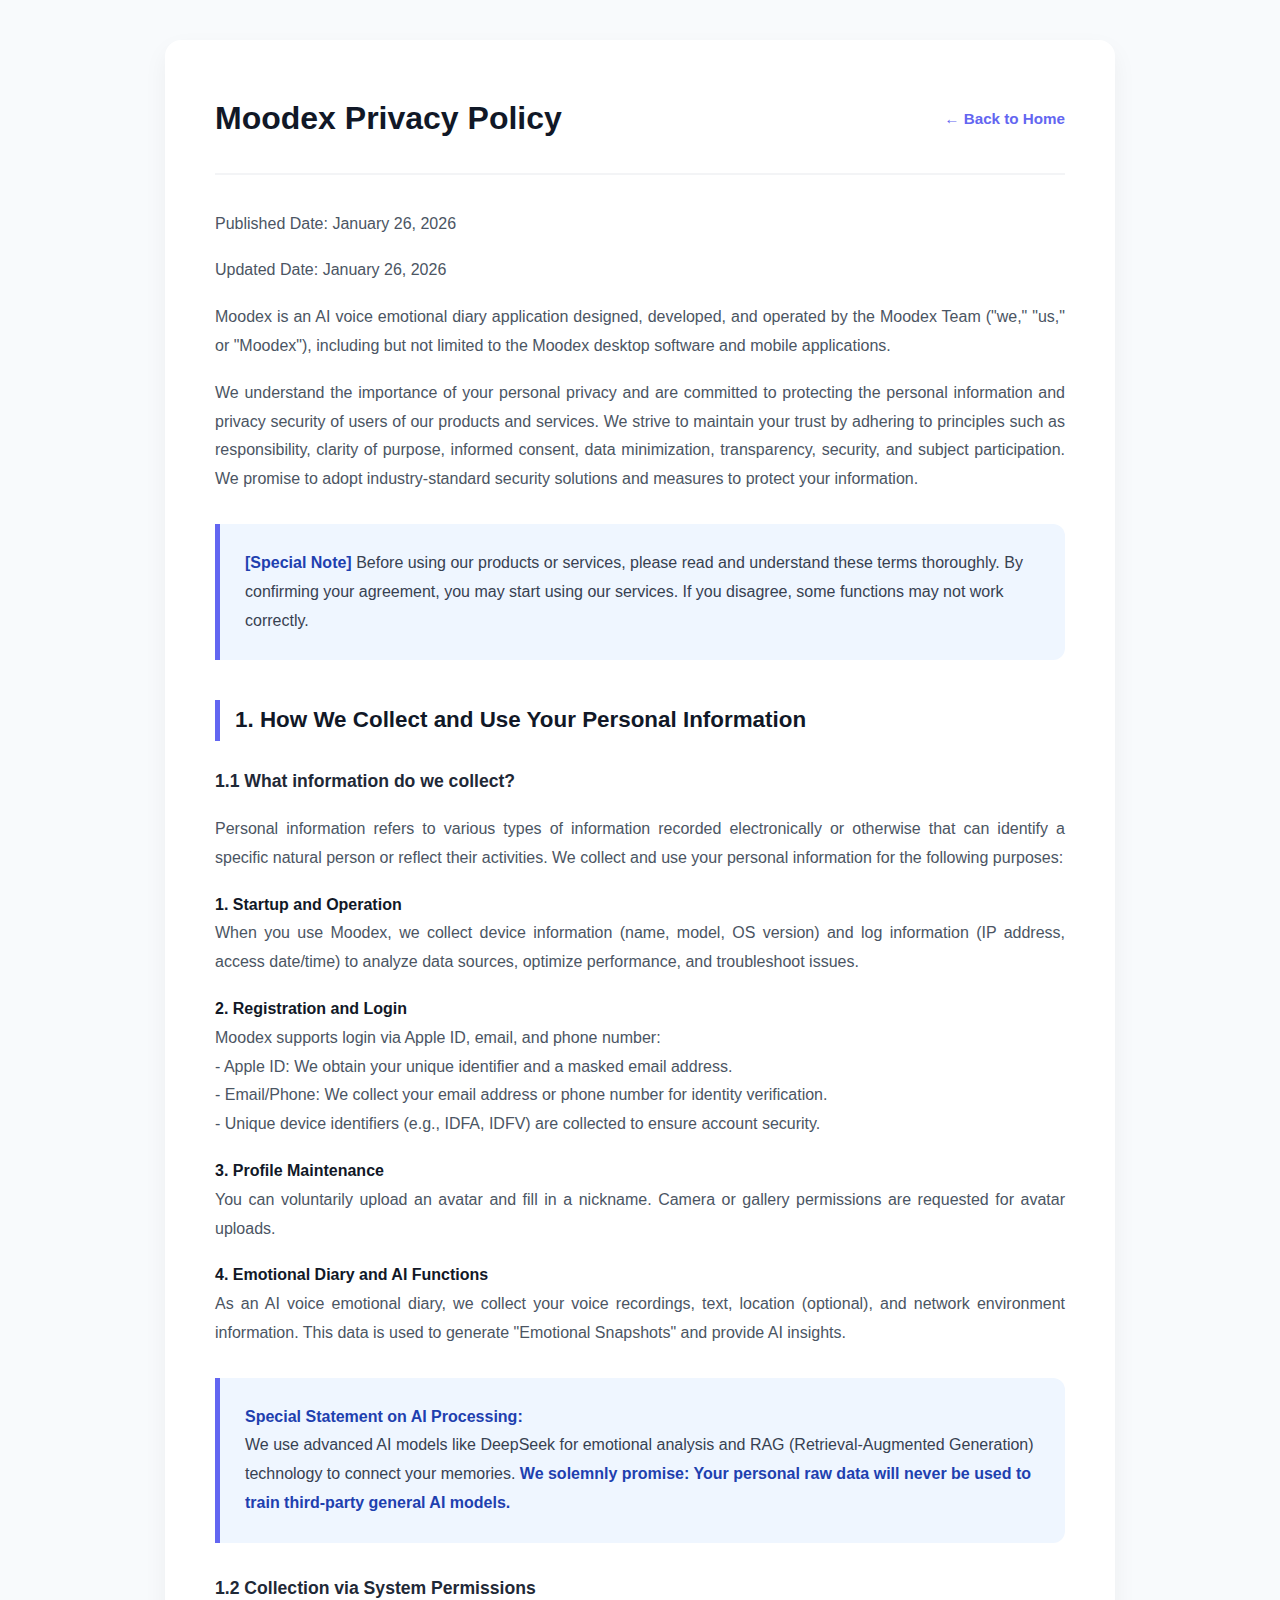
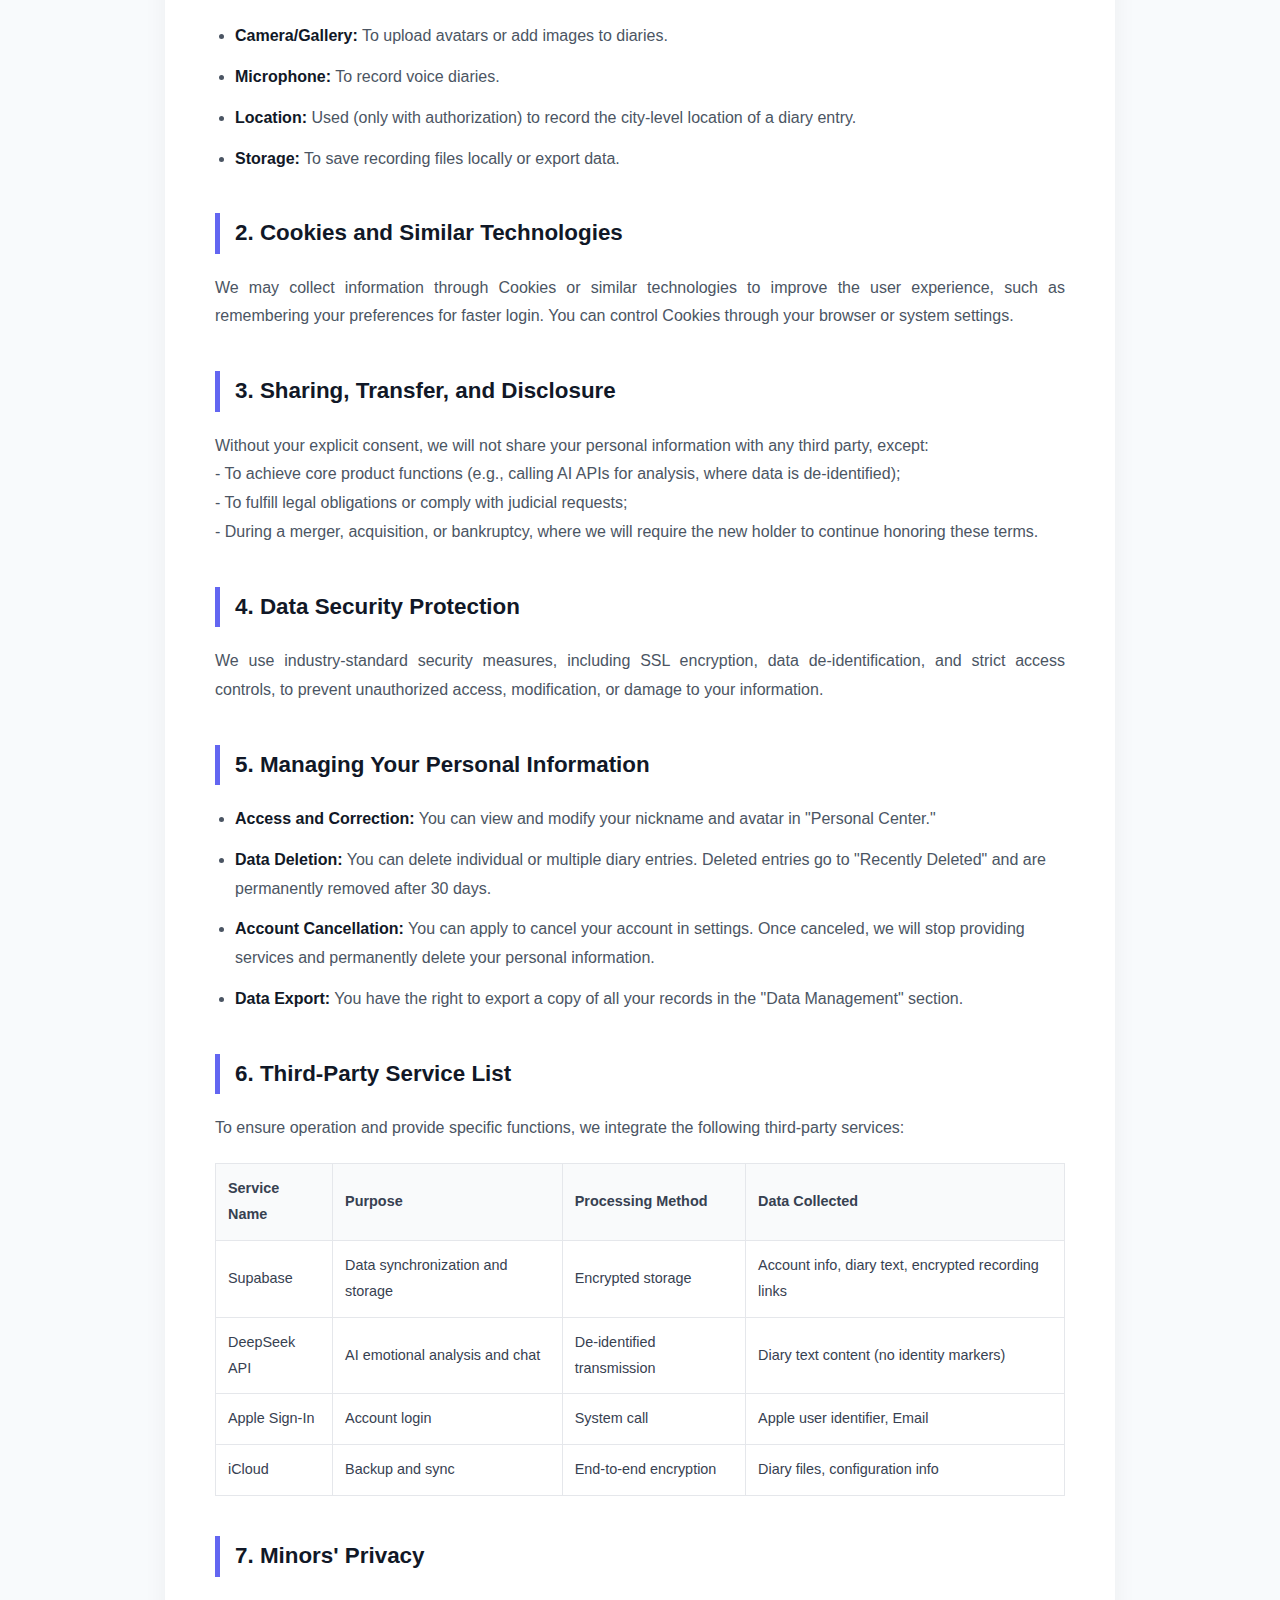
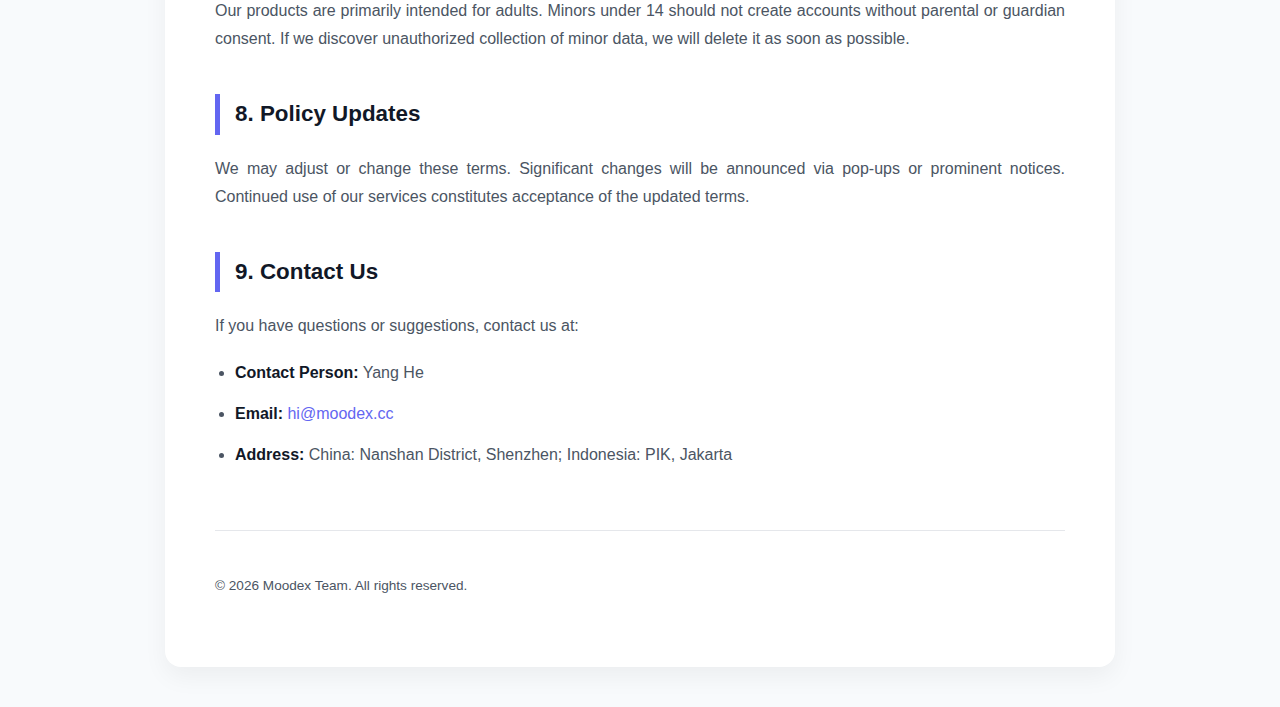
<file: privacy_en.html>
<!DOCTYPE html>
<html lang="en">
<head>
    <meta charset="UTF-8">
    <meta name="viewport" content="width=device-width, initial-scale=1.0">
    <title>Privacy Policy - Moodex</title>
    <style>
        :root {
            --primary-color: #6366f1;
            --text-color: #374151;
            --bg-color: #f8fafc;
            --border-color: #e5e7eb;
        }

        body {
            font-family: -apple-system, BlinkMacSystemFont, "Segoe UI", Roboto, Helvetica, Arial, sans-serif;
            line-height: 1.8;
            color: var(--text-color);
            background-color: var(--bg-color);
            margin: 0;
            padding: 0;
        }

        .container {
            max-width: 850px;
            margin: 40px auto;
            padding: 50px;
            background: #fff;
            border-radius: 16px;
            box-shadow: 0 10px 25px rgba(0,0,0,0.05);
        }

        .header {
            border-bottom: 2px solid #f3f4f6;
            padding-bottom: 25px;
            margin-bottom: 35px;
            display: flex;
            justify-content: space-between;
            align-items: center;
        }

        h1 { margin: 0; font-size: 2rem; color: #111827; font-weight: 800; }
        h2 { margin-top: 40px; font-size: 1.4rem; color: #111827; border-left: 5px solid var(--primary-color); padding-left: 15px; margin-bottom: 20px; }
        h3 { font-size: 1.1rem; color: #1f2937; margin-top: 25px; font-weight: 700; }
        
        .back-link {
            text-decoration: none;
            color: var(--primary-color);
            font-weight: 600;
            font-size: 0.95rem;
            transition: opacity 0.2s;
        }
        .back-link:hover { opacity: 0.8; }

        ul, ol { padding-left: 20px; color: #4b5563; }
        li { margin-bottom: 12px; }
        p { color: #4b5563; margin-bottom: 18px; text-align: justify; }

        strong { color: #111827; }
        
        .highlight-box {
            background-color: #eff6ff;
            border-left: 5px solid var(--primary-color);
            padding: 25px;
            border-radius: 0 12px 12px 0;
            margin: 30px 0;
        }

        .highlight-box strong { color: #1e40af; }

        table {
            width: 100%;
            border-collapse: collapse;
            margin: 20px 0;
            font-size: 0.9rem;
        }

        th, td {
            border: 1px solid var(--border-color);
            padding: 12px;
            text-align: left;
        }

        th {
            background-color: #f9fafb;
            font-weight: 600;
        }

        footer {
            margin-top: 60px;
            padding-top: 30px;
            border-top: 1px solid var(--border-color);
            font-size: 0.85rem;
            color: #9ca3af;
            text-align: center;
        }

        @media (max-width: 600px) {
            .container { margin: 0; border-radius: 0; padding: 25px; }
            .header { flex-direction: column-reverse; align-items: flex-start; gap: 15px; }
            h1 { font-size: 1.6rem; }
            table { display: block; overflow-x: auto; }
        }
    </style>
</head>
<body>

<div class="container">
    <div class="header">
        <h1>Moodex Privacy Policy</h1>
        <a href="index.html" class="back-link">← Back to Home</a>
    </div>

    <p>Published Date: January 26, 2026</p>
    <p>Updated Date: January 26, 2026</p>
    
    <p>Moodex is an AI voice emotional diary application designed, developed, and operated by the Moodex Team ("we," "us," or "Moodex"), including but not limited to the Moodex desktop software and mobile applications.</p>

    <p>We understand the importance of your personal privacy and are committed to protecting the personal information and privacy security of users of our products and services. We strive to maintain your trust by adhering to principles such as responsibility, clarity of purpose, informed consent, data minimization, transparency, security, and subject participation. We promise to adopt industry-standard security solutions and measures to protect your information.</p>

    <div class="highlight-box">
        <strong>[Special Note]</strong> Before using our products or services, please read and understand these terms thoroughly. By confirming your agreement, you may start using our services. If you disagree, some functions may not work correctly.
    </div>

    <h2>1. How We Collect and Use Your Personal Information</h2>
    
    <h3>1.1 What information do we collect?</h3>
    <p>Personal information refers to various types of information recorded electronically or otherwise that can identify a specific natural person or reflect their activities. We collect and use your personal information for the following purposes:</p>

    <p><strong>1. Startup and Operation</strong><br>
    When you use Moodex, we collect device information (name, model, OS version) and log information (IP address, access date/time) to analyze data sources, optimize performance, and troubleshoot issues.</p>

    <p><strong>2. Registration and Login</strong><br>
    Moodex supports login via Apple ID, email, and phone number:<br>
    - Apple ID: We obtain your unique identifier and a masked email address.<br>
    - Email/Phone: We collect your email address or phone number for identity verification.<br>
    - Unique device identifiers (e.g., IDFA, IDFV) are collected to ensure account security.</p>

    <p><strong>3. Profile Maintenance</strong><br>
    You can voluntarily upload an avatar and fill in a nickname. Camera or gallery permissions are requested for avatar uploads.</p>

    <p><strong>4. Emotional Diary and AI Functions</strong><br>
    As an AI voice emotional diary, we collect your voice recordings, text, location (optional), and network environment information. This data is used to generate "Emotional Snapshots" and provide AI insights.</p>

    <div class="highlight-box">
        <strong>Special Statement on AI Processing:</strong><br>
        We use advanced AI models like DeepSeek for emotional analysis and RAG (Retrieval-Augmented Generation) technology to connect your memories. <strong>We solemnly promise: Your personal raw data will never be used to train third-party general AI models.</strong>
    </div>

    <h3>1.2 Collection via System Permissions</h3>
    <ul>
        <li><strong>Camera/Gallery:</strong> To upload avatars or add images to diaries.</li>
        <li><strong>Microphone:</strong> To record voice diaries.</li>
        <li><strong>Location:</strong> Used (only with authorization) to record the city-level location of a diary entry.</li>
        <li><strong>Storage:</strong> To save recording files locally or export data.</li>
    </ul>

    <h2>2. Cookies and Similar Technologies</h2>
    <p>We may collect information through Cookies or similar technologies to improve the user experience, such as remembering your preferences for faster login. You can control Cookies through your browser or system settings.</p>

    <h2>3. Sharing, Transfer, and Disclosure</h2>
    <p>Without your explicit consent, we will not share your personal information with any third party, except:<br>
    - To achieve core product functions (e.g., calling AI APIs for analysis, where data is de-identified);<br>
    - To fulfill legal obligations or comply with judicial requests;<br>
    - During a merger, acquisition, or bankruptcy, where we will require the new holder to continue honoring these terms.</p>

    <h2>4. Data Security Protection</h2>
    <p>We use industry-standard security measures, including SSL encryption, data de-identification, and strict access controls, to prevent unauthorized access, modification, or damage to your information.</p>

    <h2>5. Managing Your Personal Information</h2>
    <ul>
        <li><strong>Access and Correction:</strong> You can view and modify your nickname and avatar in "Personal Center."</li>
        <li><strong>Data Deletion:</strong> You can delete individual or multiple diary entries. Deleted entries go to "Recently Deleted" and are permanently removed after 30 days.</li>
        <li><strong>Account Cancellation:</strong> You can apply to cancel your account in settings. Once canceled, we will stop providing services and permanently delete your personal information.</li>
        <li><strong>Data Export:</strong> You have the right to export a copy of all your records in the "Data Management" section.</li>
    </ul>

    <h2>6. Third-Party Service List</h2>
    <p>To ensure operation and provide specific functions, we integrate the following third-party services:</p>
    <table>
        <tr>
            <th>Service Name</th>
            <th>Purpose</th>
            <th>Processing Method</th>
            <th>Data Collected</th>
        </tr>
        <tr>
            <td>Supabase</td>
            <td>Data synchronization and storage</td>
            <td>Encrypted storage</td>
            <td>Account info, diary text, encrypted recording links</td>
        </tr>
        <tr>
            <td>DeepSeek API</td>
            <td>AI emotional analysis and chat</td>
            <td>De-identified transmission</td>
            <td>Diary text content (no identity markers)</td>
        </tr>
        <tr>
            <td>Apple Sign-In</td>
            <td>Account login</td>
            <td>System call</td>
            <td>Apple user identifier, Email</td>
        </tr>
        <tr>
            <td>iCloud</td>
            <td>Backup and sync</td>
            <td>End-to-end encryption</td>
            <td>Diary files, configuration info</td>
        </tr>
    </table>

    <h2>7. Minors' Privacy</h2>
    <p>Our products are primarily intended for adults. Minors under 14 should not create accounts without parental or guardian consent. If we discover unauthorized collection of minor data, we will delete it as soon as possible.</p>

    <h2>8. Policy Updates</h2>
    <p>We may adjust or change these terms. Significant changes will be announced via pop-ups or prominent notices. Continued use of our services constitutes acceptance of the updated terms.</p>

    <h2>9. Contact Us</h2>
    <p>If you have questions or suggestions, contact us at:</p>
    <ul>
        <li><strong>Contact Person:</strong> Yang He</li>
        <li><strong>Email:</strong> <a href="mailto:hi@moodex.cc" style="color:var(--primary-color); text-decoration: none;">hi@moodex.cc</a></li>
        <li><strong>Address:</strong> China: Nanshan District, Shenzhen; Indonesia: PIK, Jakarta</li>
    </ul>

    <footer>
        <p>&copy; 2026 Moodex Team. All rights reserved.</p>
    </footer>
</div>

</body>
</html>
</file>
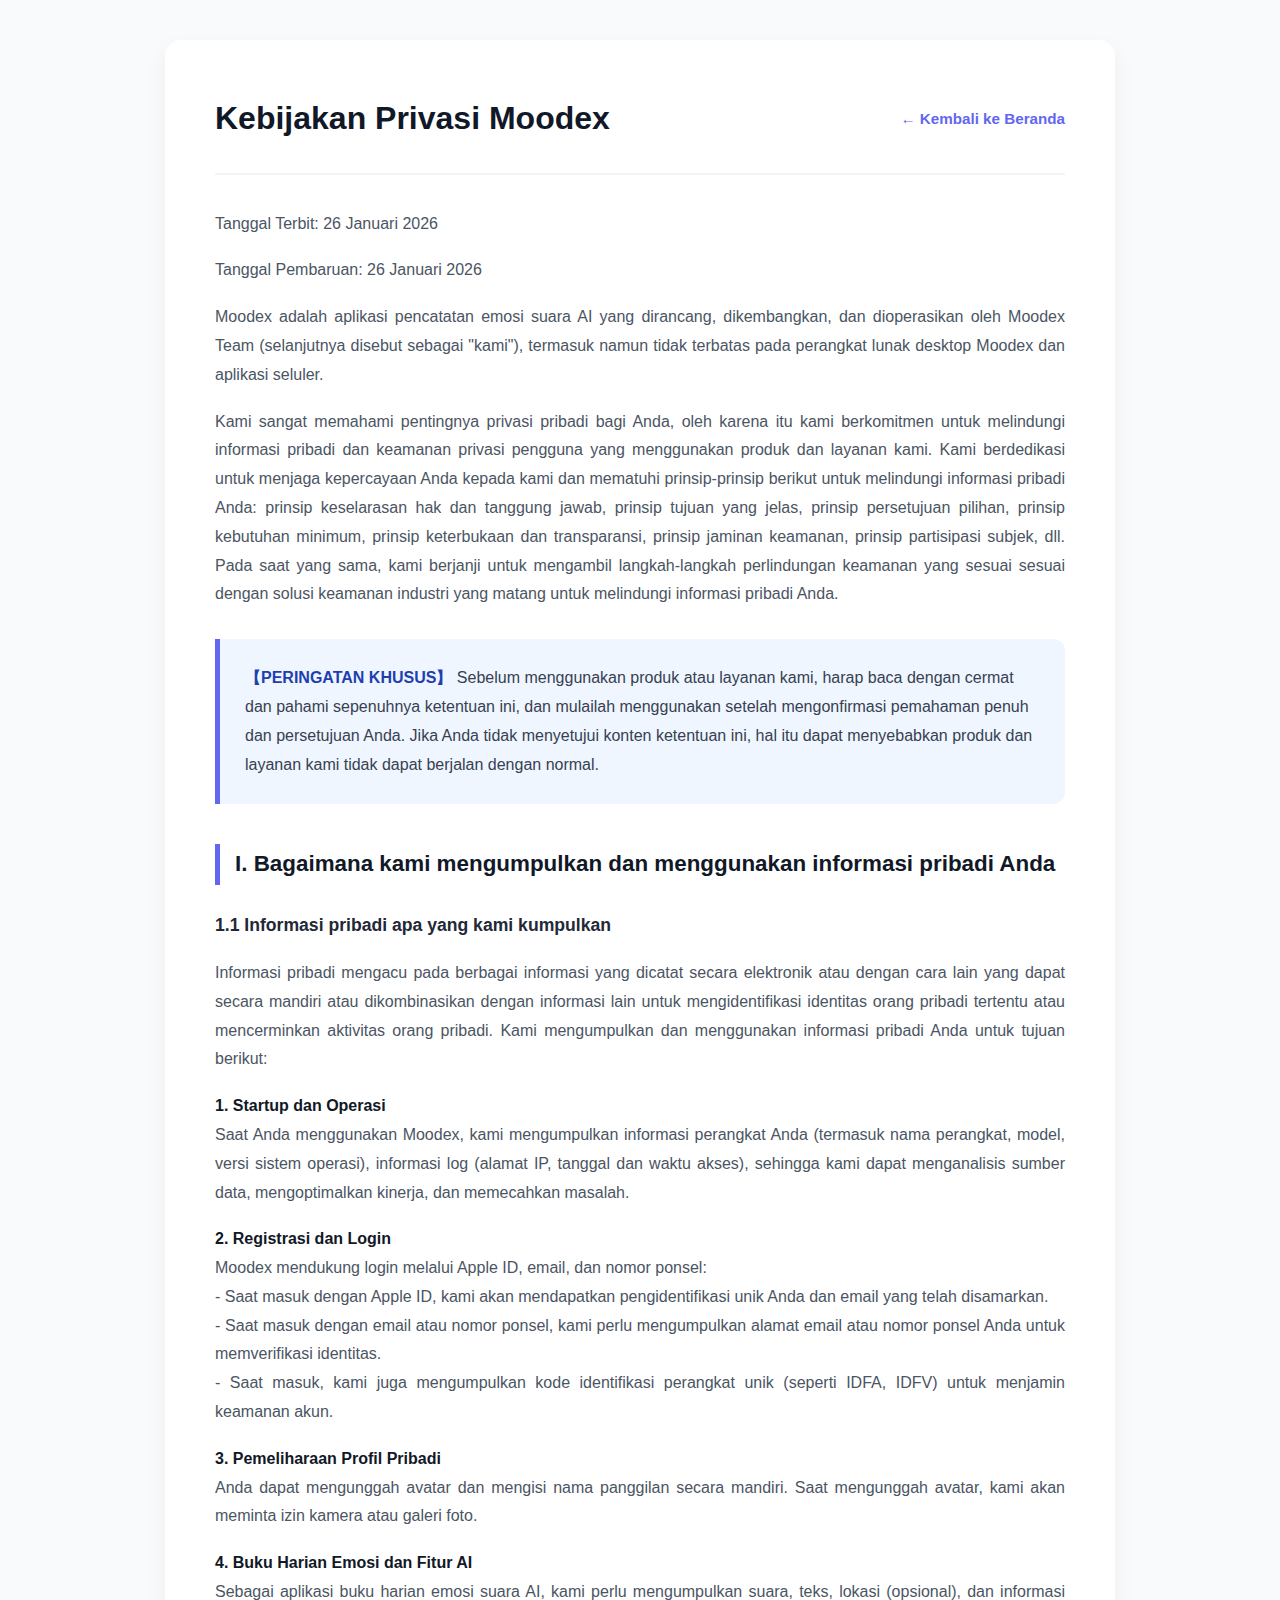
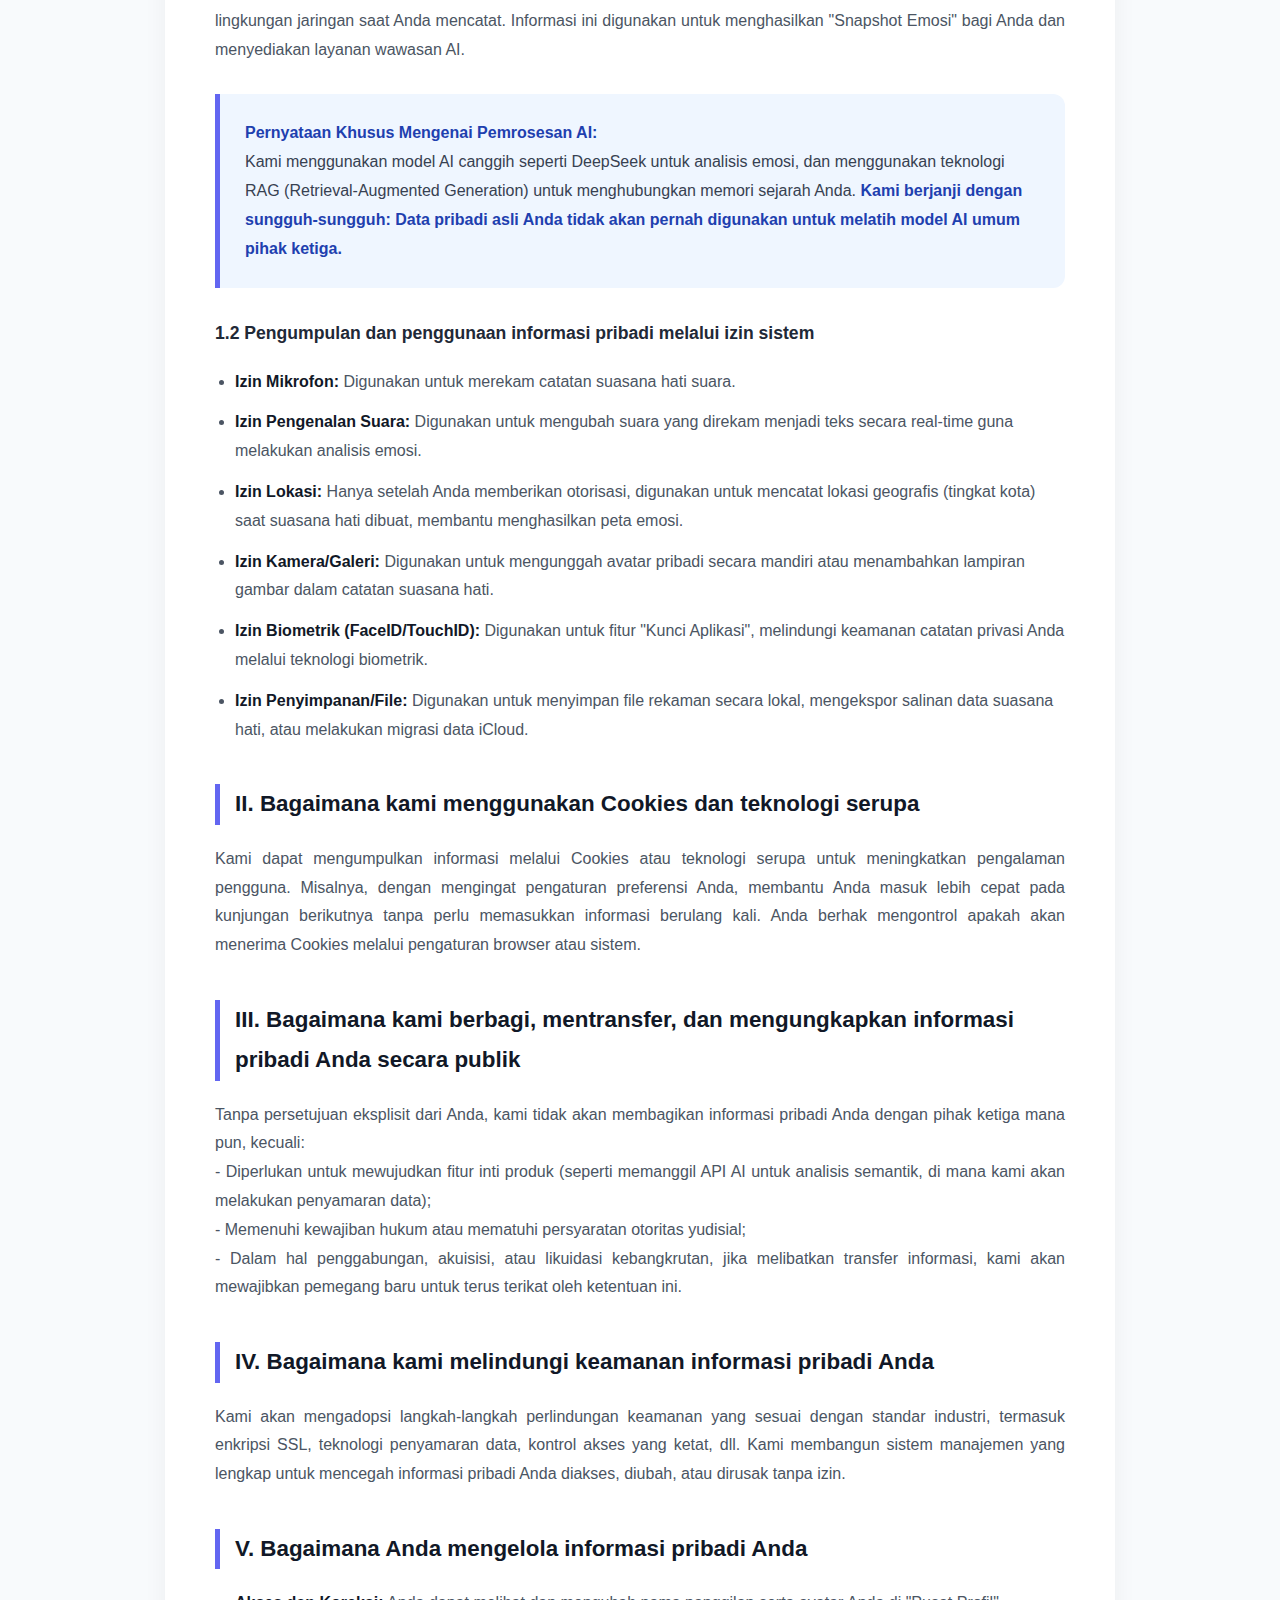
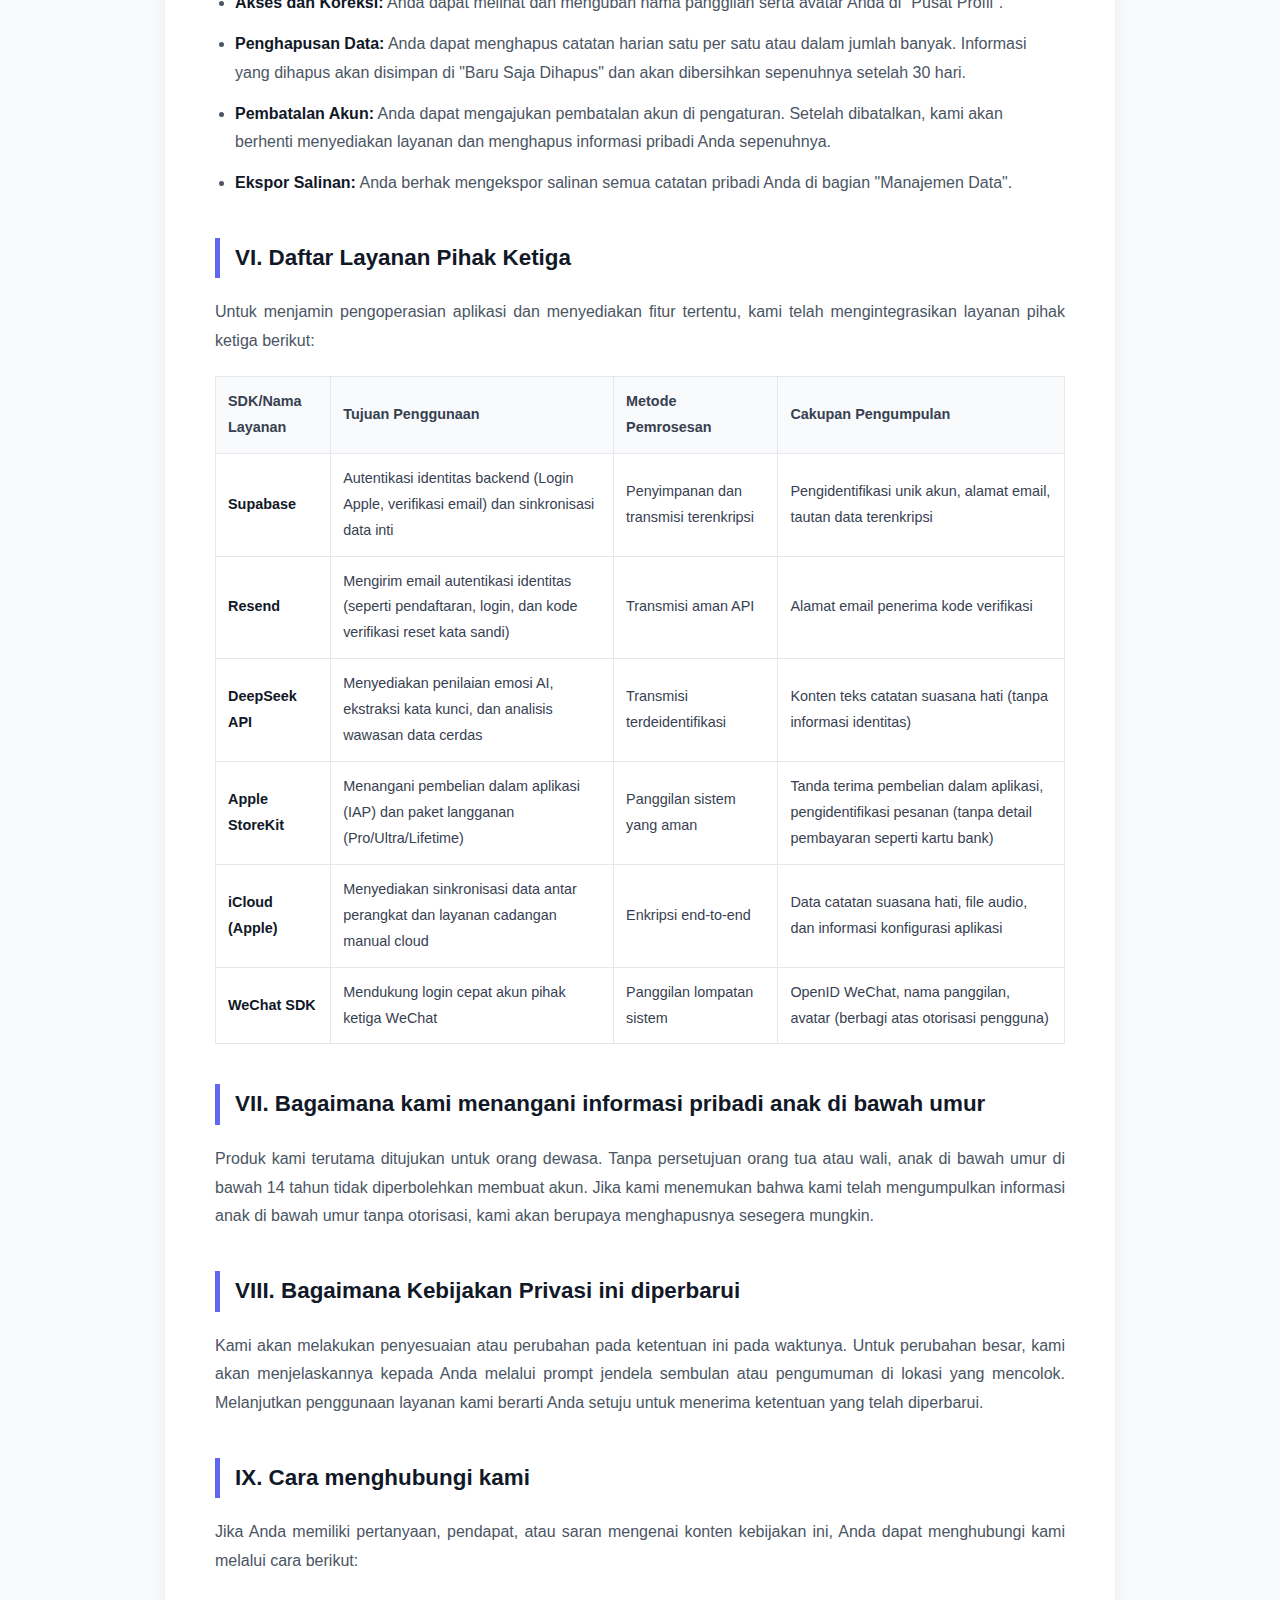
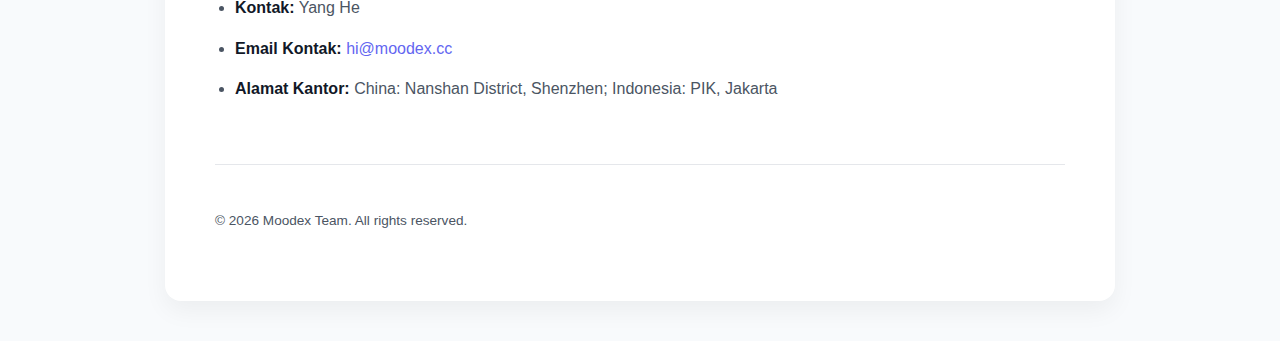
<file: privacy_id.html>
<!DOCTYPE html>
<html lang="id">
<head>
    <meta charset="UTF-8">
    <meta name="viewport" content="width=device-width, initial-scale=1.0">
    <title>Kebijakan Privasi - Moodex</title>
    <style>
        :root {
            --primary-color: #6366f1;
            --text-color: #374151;
            --bg-color: #f8fafc;
            --border-color: #e5e7eb;
        }

        body {
            font-family: -apple-system, BlinkMacSystemFont, "Segoe UI", Roboto, Helvetica, Arial, sans-serif;
            line-height: 1.8;
            color: var(--text-color);
            background-color: var(--bg-color);
            margin: 0;
            padding: 0;
        }

        .container {
            max-width: 850px;
            margin: 40px auto;
            padding: 50px;
            background: #fff;
            border-radius: 16px;
            box-shadow: 0 10px 25px rgba(0,0,0,0.05);
        }

        .header {
            border-bottom: 2px solid #f3f4f6;
            padding-bottom: 25px;
            margin-bottom: 35px;
            display: flex;
            justify-content: space-between;
            align-items: center;
        }

        h1 { margin: 0; font-size: 2rem; color: #111827; font-weight: 800; }
        h2 { margin-top: 40px; font-size: 1.4rem; color: #111827; border-left: 5px solid var(--primary-color); padding-left: 15px; margin-bottom: 20px; }
        h3 { font-size: 1.1rem; color: #1f2937; margin-top: 25px; font-weight: 700; }
        
        .back-link {
            text-decoration: none;
            color: var(--primary-color);
            font-weight: 600;
            font-size: 0.95rem;
            transition: opacity 0.2s;
        }
        .back-link:hover { opacity: 0.8; }

        ul, ol { padding-left: 20px; color: #4b5563; }
        li { margin-bottom: 12px; }
        p { color: #4b5563; margin-bottom: 18px; text-align: justify; }

        strong { color: #111827; }
        
        .highlight-box {
            background-color: #eff6ff;
            border-left: 5px solid var(--primary-color);
            padding: 25px;
            border-radius: 0 12px 12px 0;
            margin: 30px 0;
        }

        .highlight-box strong { color: #1e40af; }

        table {
            width: 100%;
            border-collapse: collapse;
            margin: 20px 0;
            font-size: 0.9rem;
        }

        th, td {
            border: 1px solid var(--border-color);
            padding: 12px;
            text-align: left;
        }

        th {
            background-color: #f9fafb;
            font-weight: 600;
        }

        footer {
            margin-top: 60px;
            padding-top: 30px;
            border-top: 1px solid var(--border-color);
            font-size: 0.85rem;
            color: #9ca3af;
            text-align: center;
        }

        @media (max-width: 600px) {
            .container { margin: 0; border-radius: 0; padding: 25px; }
            .header { flex-direction: column-reverse; align-items: flex-start; gap: 15px; }
            h1 { font-size: 1.6rem; }
            table { display: block; overflow-x: auto; }
        }
    </style>
</head>
<body>

<div class="container">
    <div class="header">
        <h1>Kebijakan Privasi Moodex</h1>
        <a href="index.html" class="back-link">← Kembali ke Beranda</a>
    </div>

    <p>Tanggal Terbit: 26 Januari 2026</p>
    <p>Tanggal Pembaruan: 26 Januari 2026</p>
    
    <p>Moodex adalah aplikasi pencatatan emosi suara AI yang dirancang, dikembangkan, dan dioperasikan oleh Moodex Team (selanjutnya disebut sebagai "kami"), termasuk namun tidak terbatas pada perangkat lunak desktop Moodex dan aplikasi seluler.</p>

    <p>Kami sangat memahami pentingnya privasi pribadi bagi Anda, oleh karena itu kami berkomitmen untuk melindungi informasi pribadi dan keamanan privasi pengguna yang menggunakan produk dan layanan kami. Kami berdedikasi untuk menjaga kepercayaan Anda kepada kami dan mematuhi prinsip-prinsip berikut untuk melindungi informasi pribadi Anda: prinsip keselarasan hak dan tanggung jawab, prinsip tujuan yang jelas, prinsip persetujuan pilihan, prinsip kebutuhan minimum, prinsip keterbukaan dan transparansi, prinsip jaminan keamanan, prinsip partisipasi subjek, dll. Pada saat yang sama, kami berjanji untuk mengambil langkah-langkah perlindungan keamanan yang sesuai sesuai dengan solusi keamanan industri yang matang untuk melindungi informasi pribadi Anda.</p>

    <div class="highlight-box">
        <strong>【PERINGATAN KHUSUS】</strong> Sebelum menggunakan produk atau layanan kami, harap baca dengan cermat dan pahami sepenuhnya ketentuan ini, dan mulailah menggunakan setelah mengonfirmasi pemahaman penuh dan persetujuan Anda. Jika Anda tidak menyetujui konten ketentuan ini, hal itu dapat menyebabkan produk dan layanan kami tidak dapat berjalan dengan normal.
    </div>

    <h2>I. Bagaimana kami mengumpulkan dan menggunakan informasi pribadi Anda</h2>
    
    <h3>1.1 Informasi pribadi apa yang kami kumpulkan</h3>
    <p>Informasi pribadi mengacu pada berbagai informasi yang dicatat secara elektronik atau dengan cara lain yang dapat secara mandiri atau dikombinasikan dengan informasi lain untuk mengidentifikasi identitas orang pribadi tertentu atau mencerminkan aktivitas orang pribadi. Kami mengumpulkan dan menggunakan informasi pribadi Anda untuk tujuan berikut:</p>

    <p><strong>1. Startup dan Operasi</strong><br>
    Saat Anda menggunakan Moodex, kami mengumpulkan informasi perangkat Anda (termasuk nama perangkat, model, versi sistem operasi), informasi log (alamat IP, tanggal dan waktu akses), sehingga kami dapat menganalisis sumber data, mengoptimalkan kinerja, dan memecahkan masalah.</p>

    <p><strong>2. Registrasi dan Login</strong><br>
    Moodex mendukung login melalui Apple ID, email, dan nomor ponsel:<br>
    - Saat masuk dengan Apple ID, kami akan mendapatkan pengidentifikasi unik Anda dan email yang telah disamarkan.<br>
    - Saat masuk dengan email atau nomor ponsel, kami perlu mengumpulkan alamat email atau nomor ponsel Anda untuk memverifikasi identitas.<br>
    - Saat masuk, kami juga mengumpulkan kode identifikasi perangkat unik (seperti IDFA, IDFV) untuk menjamin keamanan akun.</p>

    <p><strong>3. Pemeliharaan Profil Pribadi</strong><br>
    Anda dapat mengunggah avatar dan mengisi nama panggilan secara mandiri. Saat mengunggah avatar, kami akan meminta izin kamera atau galeri foto.</p>

    <p><strong>4. Buku Harian Emosi dan Fitur AI</strong><br>
    Sebagai aplikasi buku harian emosi suara AI, kami perlu mengumpulkan suara, teks, lokasi (opsional), dan informasi lingkungan jaringan saat Anda mencatat. Informasi ini digunakan untuk menghasilkan "Snapshot Emosi" bagi Anda dan menyediakan layanan wawasan AI.</p>

    <div class="highlight-box">
        <strong>Pernyataan Khusus Mengenai Pemrosesan AI:</strong><br>
        Kami menggunakan model AI canggih seperti DeepSeek untuk analisis emosi, dan menggunakan teknologi RAG (Retrieval-Augmented Generation) untuk menghubungkan memori sejarah Anda. <strong>Kami berjanji dengan sungguh-sungguh: Data pribadi asli Anda tidak akan pernah digunakan untuk melatih model AI umum pihak ketiga.</strong>
    </div>

    <h3>1.2 Pengumpulan dan penggunaan informasi pribadi melalui izin sistem</h3>
    <ul>
        <li><strong>Izin Mikrofon:</strong> Digunakan untuk merekam catatan suasana hati suara.</li>
        <li><strong>Izin Pengenalan Suara:</strong> Digunakan untuk mengubah suara yang direkam menjadi teks secara real-time guna melakukan analisis emosi.</li>
        <li><strong>Izin Lokasi:</strong> Hanya setelah Anda memberikan otorisasi, digunakan untuk mencatat lokasi geografis (tingkat kota) saat suasana hati dibuat, membantu menghasilkan peta emosi.</li>
        <li><strong>Izin Kamera/Galeri:</strong> Digunakan untuk mengunggah avatar pribadi secara mandiri atau menambahkan lampiran gambar dalam catatan suasana hati.</li>
        <li><strong>Izin Biometrik (FaceID/TouchID):</strong> Digunakan untuk fitur "Kunci Aplikasi", melindungi keamanan catatan privasi Anda melalui teknologi biometrik.</li>
        <li><strong>Izin Penyimpanan/File:</strong> Digunakan untuk menyimpan file rekaman secara lokal, mengekspor salinan data suasana hati, atau melakukan migrasi data iCloud.</li>
    </ul>

    <h2>II. Bagaimana kami menggunakan Cookies dan teknologi serupa</h2>
    <p>Kami dapat mengumpulkan informasi melalui Cookies atau teknologi serupa untuk meningkatkan pengalaman pengguna. Misalnya, dengan mengingat pengaturan preferensi Anda, membantu Anda masuk lebih cepat pada kunjungan berikutnya tanpa perlu memasukkan informasi berulang kali. Anda berhak mengontrol apakah akan menerima Cookies melalui pengaturan browser atau sistem.</p>

    <h2>III. Bagaimana kami berbagi, mentransfer, dan mengungkapkan informasi pribadi Anda secara publik</h2>
    <p>Tanpa persetujuan eksplisit dari Anda, kami tidak akan membagikan informasi pribadi Anda dengan pihak ketiga mana pun, kecuali:<br>
    - Diperlukan untuk mewujudkan fitur inti produk (seperti memanggil API AI untuk analisis semantik, di mana kami akan melakukan penyamaran data);<br>
    - Memenuhi kewajiban hukum atau mematuhi persyaratan otoritas yudisial;<br>
    - Dalam hal penggabungan, akuisisi, atau likuidasi kebangkrutan, jika melibatkan transfer informasi, kami akan mewajibkan pemegang baru untuk terus terikat oleh ketentuan ini.</p>

    <h2>IV. Bagaimana kami melindungi keamanan informasi pribadi Anda</h2>
    <p>Kami akan mengadopsi langkah-langkah perlindungan keamanan yang sesuai dengan standar industri, termasuk enkripsi SSL, teknologi penyamaran data, kontrol akses yang ketat, dll. Kami membangun sistem manajemen yang lengkap untuk mencegah informasi pribadi Anda diakses, diubah, atau dirusak tanpa izin.</p>

    <h2>V. Bagaimana Anda mengelola informasi pribadi Anda</h2>
    <ul>
        <li><strong>Akses dan Koreksi:</strong> Anda dapat melihat dan mengubah nama panggilan serta avatar Anda di "Pusat Profil".</li>
        <li><strong>Penghapusan Data:</strong> Anda dapat menghapus catatan harian satu per satu atau dalam jumlah banyak. Informasi yang dihapus akan disimpan di "Baru Saja Dihapus" dan akan dibersihkan sepenuhnya setelah 30 hari.</li>
        <li><strong>Pembatalan Akun:</strong> Anda dapat mengajukan pembatalan akun di pengaturan. Setelah dibatalkan, kami akan berhenti menyediakan layanan dan menghapus informasi pribadi Anda sepenuhnya.</li>
        <li><strong>Ekspor Salinan:</strong> Anda berhak mengekspor salinan semua catatan pribadi Anda di bagian "Manajemen Data".</li>
    </ul>

    <h2>VI. Daftar Layanan Pihak Ketiga</h2>
    <p>Untuk menjamin pengoperasian aplikasi dan menyediakan fitur tertentu, kami telah mengintegrasikan layanan pihak ketiga berikut:</p>
    <table>
        <tr>
            <th>SDK/Nama Layanan</th>
            <th>Tujuan Penggunaan</th>
            <th>Metode Pemrosesan</th>
            <th>Cakupan Pengumpulan</th>
        </tr>
        <tr>
            <td><strong>Supabase</strong></td>
            <td>Autentikasi identitas backend (Login Apple, verifikasi email) dan sinkronisasi data inti</td>
            <td>Penyimpanan dan transmisi terenkripsi</td>
            <td>Pengidentifikasi unik akun, alamat email, tautan data terenkripsi</td>
        </tr>
        <tr>
            <td><strong>Resend</strong></td>
            <td>Mengirim email autentikasi identitas (seperti pendaftaran, login, dan kode verifikasi reset kata sandi)</td>
            <td>Transmisi aman API</td>
            <td>Alamat email penerima kode verifikasi</td>
        </tr>
        <tr>
            <td><strong>DeepSeek API</strong></td>
            <td>Menyediakan penilaian emosi AI, ekstraksi kata kunci, dan analisis wawasan data cerdas</td>
            <td>Transmisi terdeidentifikasi</td>
            <td>Konten teks catatan suasana hati (tanpa informasi identitas)</td>
        </tr>
        <tr>
            <td><strong>Apple StoreKit</strong></td>
            <td>Menangani pembelian dalam aplikasi (IAP) dan paket langganan (Pro/Ultra/Lifetime)</td>
            <td>Panggilan sistem yang aman</td>
            <td>Tanda terima pembelian dalam aplikasi, pengidentifikasi pesanan (tanpa detail pembayaran seperti kartu bank)</td>
        </tr>
        <tr>
            <td><strong>iCloud (Apple)</strong></td>
            <td>Menyediakan sinkronisasi data antar perangkat dan layanan cadangan manual cloud</td>
            <td>Enkripsi end-to-end</td>
            <td>Data catatan suasana hati, file audio, dan informasi konfigurasi aplikasi</td>
        </tr>
        <tr>
            <td><strong>WeChat SDK</strong></td>
            <td>Mendukung login cepat akun pihak ketiga WeChat</td>
            <td>Panggilan lompatan sistem</td>
            <td>OpenID WeChat, nama panggilan, avatar (berbagi atas otorisasi pengguna)</td>
        </tr>
    </table>

    <h2>VII. Bagaimana kami menangani informasi pribadi anak di bawah umur</h2>
    <p>Produk kami terutama ditujukan untuk orang dewasa. Tanpa persetujuan orang tua atau wali, anak di bawah umur di bawah 14 tahun tidak diperbolehkan membuat akun. Jika kami menemukan bahwa kami telah mengumpulkan informasi anak di bawah umur tanpa otorisasi, kami akan berupaya menghapusnya sesegera mungkin.</p>

    <h2>VIII. Bagaimana Kebijakan Privasi ini diperbarui</h2>
    <p>Kami akan melakukan penyesuaian atau perubahan pada ketentuan ini pada waktunya. Untuk perubahan besar, kami akan menjelaskannya kepada Anda melalui prompt jendela sembulan atau pengumuman di lokasi yang mencolok. Melanjutkan penggunaan layanan kami berarti Anda setuju untuk menerima ketentuan yang telah diperbarui.</p>

    <h2>IX. Cara menghubungi kami</h2>
    <p>Jika Anda memiliki pertanyaan, pendapat, atau saran mengenai konten kebijakan ini, Anda dapat menghubungi kami melalui cara berikut:</p>
    <ul>
        <li><strong>Kontak:</strong> Yang He</li>
        <li><strong>Email Kontak:</strong> <a href="mailto:hi@moodex.cc" style="color:var(--primary-color); text-decoration: none;">hi@moodex.cc</a></li>
        <li><strong>Alamat Kantor:</strong> China: Nanshan District, Shenzhen; Indonesia: PIK, Jakarta</li>
    </ul>

    <footer>
        <p>&copy; 2026 Moodex Team. All rights reserved.</p>
    </footer>
</div>

</body>
</html>
</file>
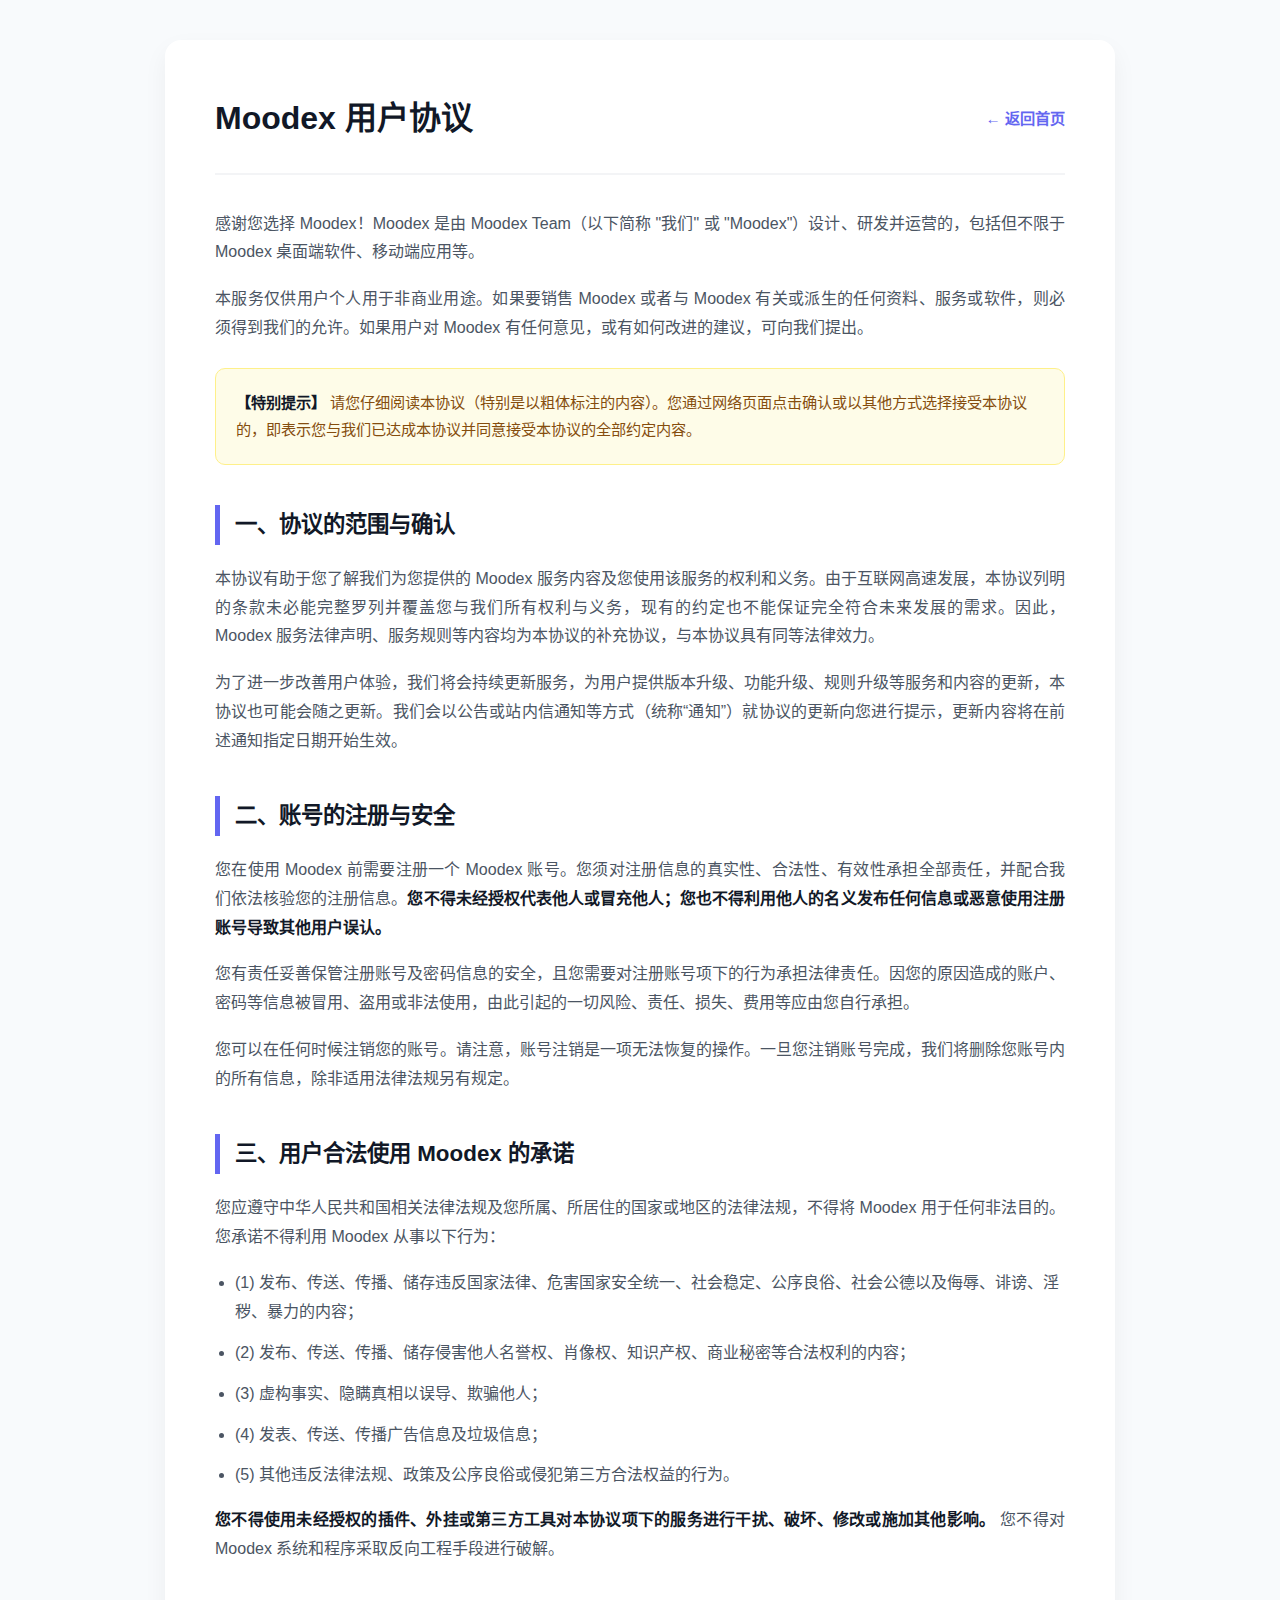
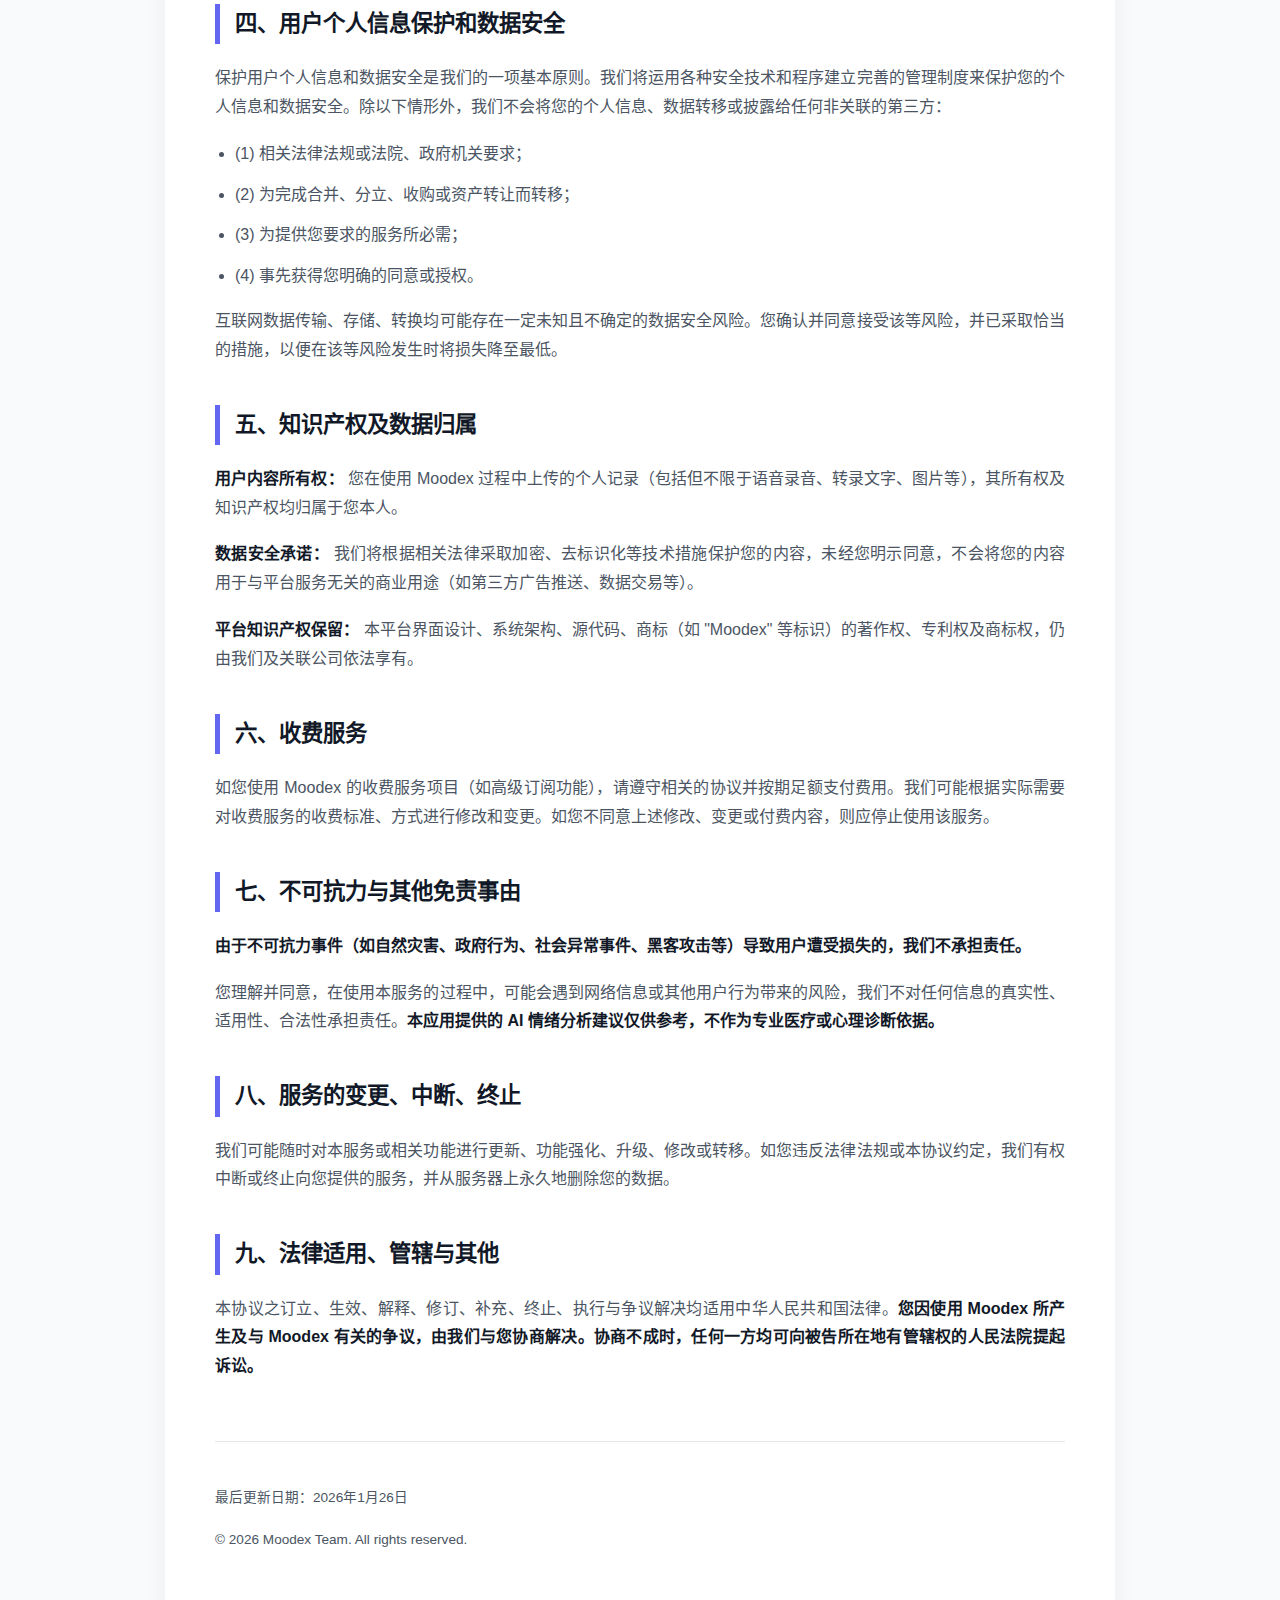
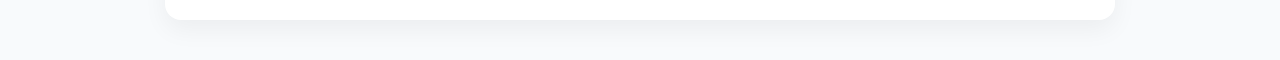
<file: user-agreement.html>
<!DOCTYPE html>
<html lang="zh-CN">
<head>
    <meta charset="UTF-8">
    <meta name="viewport" content="width=device-width, initial-scale=1.0">
    <title>用户协议 - Moodex</title>
    <style>
        :root {
            --primary-color: #6366f1;
            --text-color: #374151;
            --bg-color: #f8fafc;
            --border-color: #e5e7eb;
        }

        body {
            font-family: -apple-system, BlinkMacSystemFont, "Segoe UI", Roboto, Helvetica, Arial, sans-serif;
            line-height: 1.8;
            color: var(--text-color);
            background-color: var(--bg-color);
            margin: 0;
            padding: 0;
        }

        .container {
            max-width: 850px;
            margin: 40px auto;
            padding: 50px;
            background: #fff;
            border-radius: 16px;
            box-shadow: 0 10px 25px rgba(0,0,0,0.05);
        }

        .header {
            border-bottom: 2px solid #f3f4f6;
            padding-bottom: 25px;
            margin-bottom: 35px;
            display: flex;
            justify-content: space-between;
            align-items: center;
        }

        h1 { margin: 0; font-size: 2rem; color: #111827; font-weight: 800; }
        h2 { margin-top: 40px; font-size: 1.4rem; color: #111827; border-left: 5px solid var(--primary-color); padding-left: 15px; margin-bottom: 20px; }
        h3 { font-size: 1.1rem; color: #1f2937; margin-top: 25px; }
        
        .back-link {
            text-decoration: none;
            color: var(--primary-color);
            font-weight: 600;
            font-size: 0.95rem;
            transition: opacity 0.2s;
        }
        .back-link:hover { opacity: 0.8; }

        ul, ol { padding-left: 20px; color: #4b5563; }
        li { margin-bottom: 12px; }
        p { color: #4b5563; margin-bottom: 18px; text-align: justify; }

        strong { color: #111827; }
        
        .important-notice {
            background-color: #fefce8;
            border: 1px solid #fef08a;
            padding: 20px;
            border-radius: 10px;
            margin: 25px 0;
            color: #854d0e;
            font-size: 0.95rem;
        }

        footer {
            margin-top: 60px;
            padding-top: 30px;
            border-top: 1px solid var(--border-color);
            font-size: 0.85rem;
            color: #9ca3af;
            text-align: center;
        }

        @media (max-width: 600px) {
            .container { margin: 0; border-radius: 0; padding: 25px; }
            .header { flex-direction: column-reverse; align-items: flex-start; gap: 15px; }
            h1 { font-size: 1.6rem; }
        }
    </style>
</head>
<body>

<div class="container">
    <div class="header">
        <h1>Moodex 用户协议</h1>
        <a href="index.html" class="back-link">← 返回首页</a>
    </div>

    <p>感谢您选择 Moodex！Moodex 是由 Moodex Team（以下简称 "我们" 或 "Moodex"）设计、研发并运营的，包括但不限于 Moodex 桌面端软件、移动端应用等。</p>
    
    <p>本服务仅供用户个人用于非商业用途。如果要销售 Moodex 或者与 Moodex 有关或派生的任何资料、服务或软件，则必须得到我们的允许。如果用户对 Moodex 有任何意见，或有如何改进的建议，可向我们提出。</p>

    <div class="important-notice">
        <strong>【特别提示】</strong> 请您仔细阅读本协议（特别是以粗体标注的内容）。您通过网络页面点击确认或以其他方式选择接受本协议的，即表示您与我们已达成本协议并同意接受本协议的全部约定内容。
    </div>

    <h2>一、协议的范围与确认</h2>
    <p>本协议有助于您了解我们为您提供的 Moodex 服务内容及您使用该服务的权利和义务。由于互联网高速发展，本协议列明的条款未必能完整罗列并覆盖您与我们所有权利与义务，现有的约定也不能保证完全符合未来发展的需求。因此，Moodex 服务法律声明、服务规则等内容均为本协议的补充协议，与本协议具有同等法律效力。</p>
    <p>为了进一步改善用户体验，我们将会持续更新服务，为用户提供版本升级、功能升级、规则升级等服务和内容的更新，本协议也可能会随之更新。我们会以公告或站内信通知等方式（统称“通知”）就协议的更新向您进行提示，更新内容将在前述通知指定日期开始生效。</p>

    <h2>二、账号的注册与安全</h2>
    <p>您在使用 Moodex 前需要注册一个 Moodex 账号。您须对注册信息的真实性、合法性、有效性承担全部责任，并配合我们依法核验您的注册信息。<strong>您不得未经授权代表他人或冒充他人；您也不得利用他人的名义发布任何信息或恶意使用注册账号导致其他用户误认。</strong></p>
    <p>您有责任妥善保管注册账号及密码信息的安全，且您需要对注册账号项下的行为承担法律责任。因您的原因造成的账户、密码等信息被冒用、盗用或非法使用，由此引起的一切风险、责任、损失、费用等应由您自行承担。</p>
    <p>您可以在任何时候注销您的账号。请注意，账号注销是一项无法恢复的操作。一旦您注销账号完成，我们将删除您账号内的所有信息，除非适用法律法规另有规定。</p>

    <h2>三、用户合法使用 Moodex 的承诺</h2>
    <p>您应遵守中华人民共和国相关法律法规及您所属、所居住的国家或地区的法律法规，不得将 Moodex 用于任何非法目的。您承诺不得利用 Moodex 从事以下行为：</p>
    <ul>
        <li>(1) 发布、传送、传播、储存违反国家法律、危害国家安全统一、社会稳定、公序良俗、社会公德以及侮辱、诽谤、淫秽、暴力的内容；</li>
        <li>(2) 发布、传送、传播、储存侵害他人名誉权、肖像权、知识产权、商业秘密等合法权利的内容；</li>
        <li>(3) 虚构事实、隐瞒真相以误导、欺骗他人；</li>
        <li>(4) 发表、传送、传播广告信息及垃圾信息；</li>
        <li>(5) 其他违反法律法规、政策及公序良俗或侵犯第三方合法权益的行为。</li>
    </ul>
    <p><strong>您不得使用未经授权的插件、外挂或第三方工具对本协议项下的服务进行干扰、破坏、修改或施加其他影响。</strong> 您不得对 Moodex 系统和程序采取反向工程手段进行破解。</p>

    <h2>四、用户个人信息保护和数据安全</h2>
    <p>保护用户个人信息和数据安全是我们的一项基本原则。我们将运用各种安全技术和程序建立完善的管理制度来保护您的个人信息和数据安全。除以下情形外，我们不会将您的个人信息、数据转移或披露给任何非关联的第三方：</p>
    <ul>
        <li>(1) 相关法律法规或法院、政府机关要求；</li>
        <li>(2) 为完成合并、分立、收购或资产转让而转移；</li>
        <li>(3) 为提供您要求的服务所必需；</li>
        <li>(4) 事先获得您明确的同意或授权。</li>
    </ul>
    <p>互联网数据传输、存储、转换均可能存在一定未知且不确定的数据安全风险。您确认并同意接受该等风险，并已采取恰当的措施，以便在该等风险发生时将损失降至最低。</p>

    <h2>五、知识产权及数据归属</h2>
    <p><strong>用户内容所有权：</strong> 您在使用 Moodex 过程中上传的个人记录（包括但不限于语音录音、转录文字、图片等），其所有权及知识产权均归属于您本人。</p>
    <p><strong>数据安全承诺：</strong> 我们将根据相关法律采取加密、去标识化等技术措施保护您的内容，未经您明示同意，不会将您的内容用于与平台服务无关的商业用途（如第三方广告推送、数据交易等）。</p>
    <p><strong>平台知识产权保留：</strong> 本平台界面设计、系统架构、源代码、商标（如 "Moodex" 等标识）的著作权、专利权及商标权，仍由我们及关联公司依法享有。</p>

    <h2>六、收费服务</h2>
    <p>如您使用 Moodex 的收费服务项目（如高级订阅功能），请遵守相关的协议并按期足额支付费用。我们可能根据实际需要对收费服务的收费标准、方式进行修改和变更。如您不同意上述修改、变更或付费内容，则应停止使用该服务。</p>

    <h2>七、不可抗力与其他免责事由</h2>
    <p><strong>由于不可抗力事件（如自然灾害、政府行为、社会异常事件、黑客攻击等）导致用户遭受损失的，我们不承担责任。</strong></p>
    <p>您理解并同意，在使用本服务的过程中，可能会遇到网络信息或其他用户行为带来的风险，我们不对任何信息的真实性、适用性、合法性承担责任。<strong>本应用提供的 AI 情绪分析建议仅供参考，不作为专业医疗或心理诊断依据。</strong></p>

    <h2>八、服务的变更、中断、终止</h2>
    <p>我们可能随时对本服务或相关功能进行更新、功能强化、升级、修改或转移。如您违反法律法规或本协议约定，我们有权中断或终止向您提供的服务，并从服务器上永久地删除您的数据。</p>

    <h2>九、法律适用、管辖与其他</h2>
    <p>本协议之订立、生效、解释、修订、补充、终止、执行与争议解决均适用中华人民共和国法律。<strong>您因使用 Moodex 所产生及与 Moodex 有关的争议，由我们与您协商解决。协商不成时，任何一方均可向被告所在地有管辖权的人民法院提起诉讼。</strong></p>

    <footer>
        <p>最后更新日期：2026年1月26日</p>
        <p>&copy; 2026 Moodex Team. All rights reserved.</p>
    </footer>
</div>

</body>
</html>
</file>
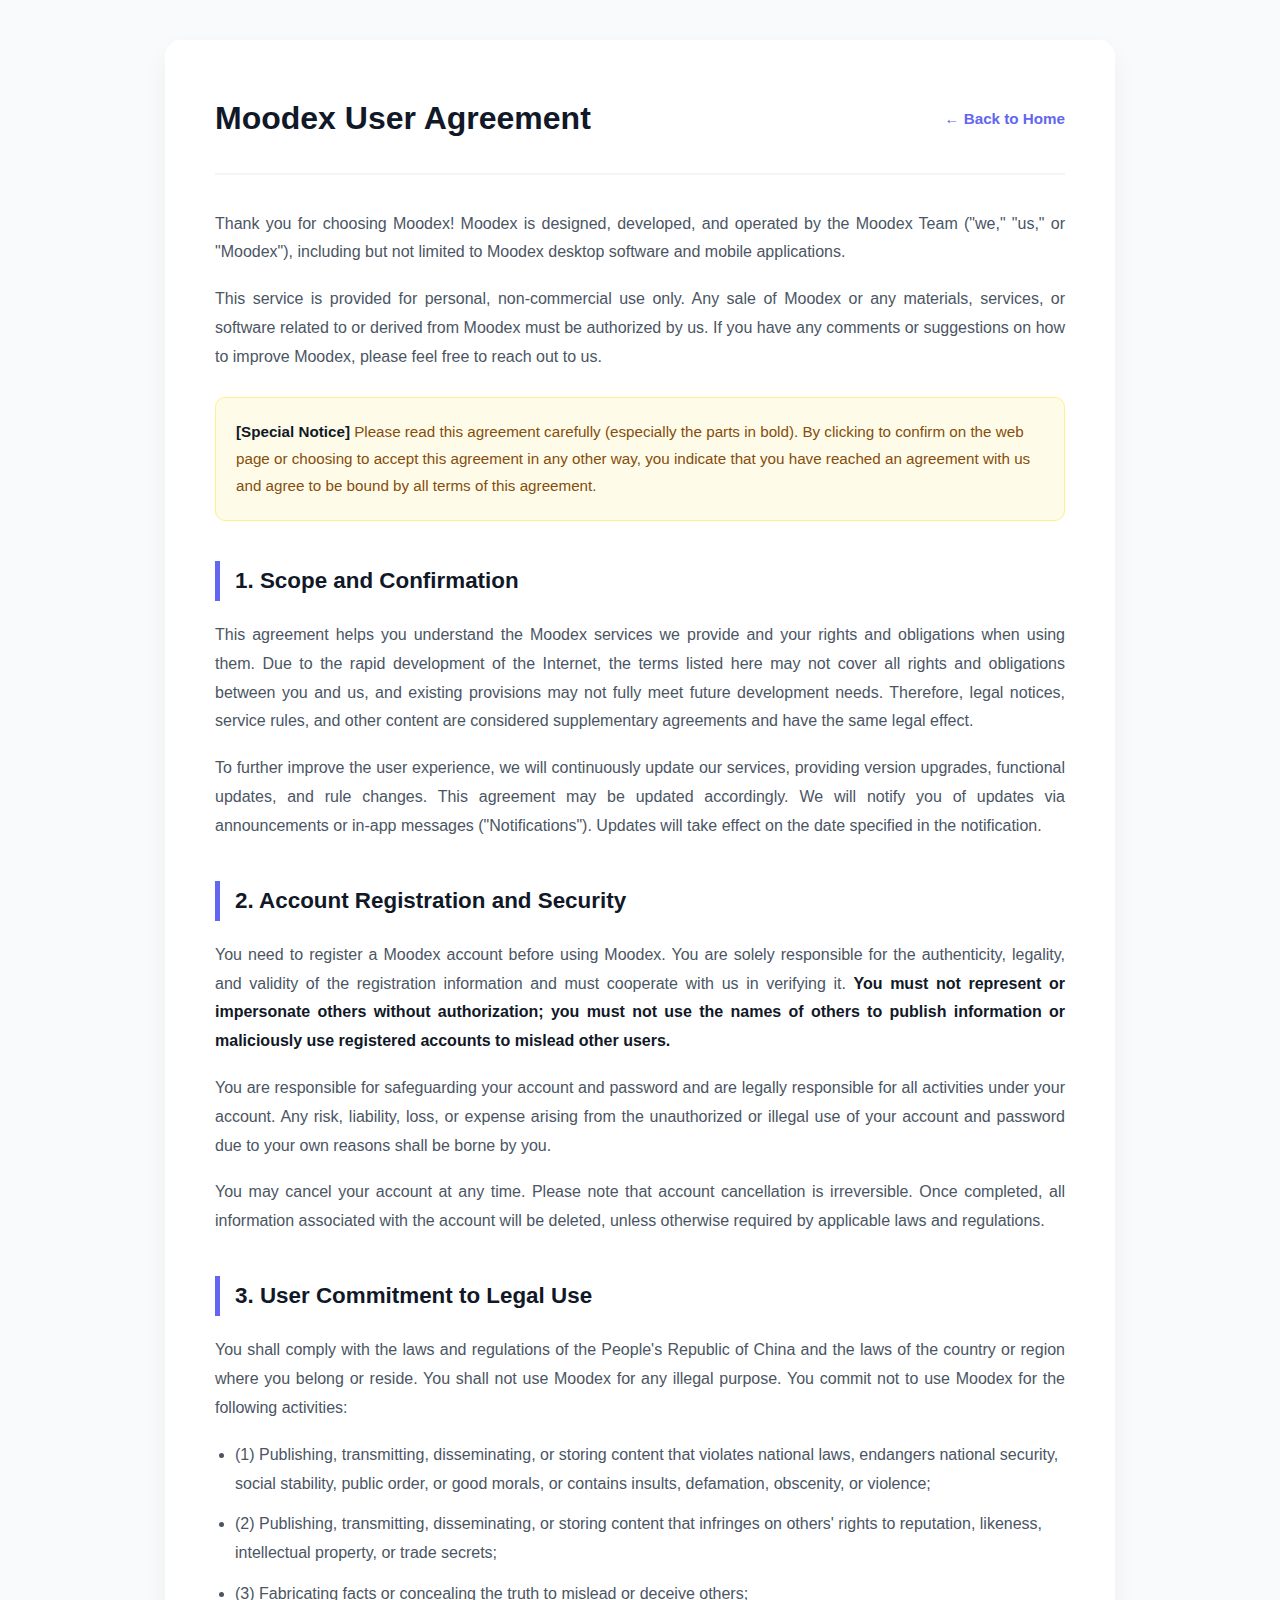
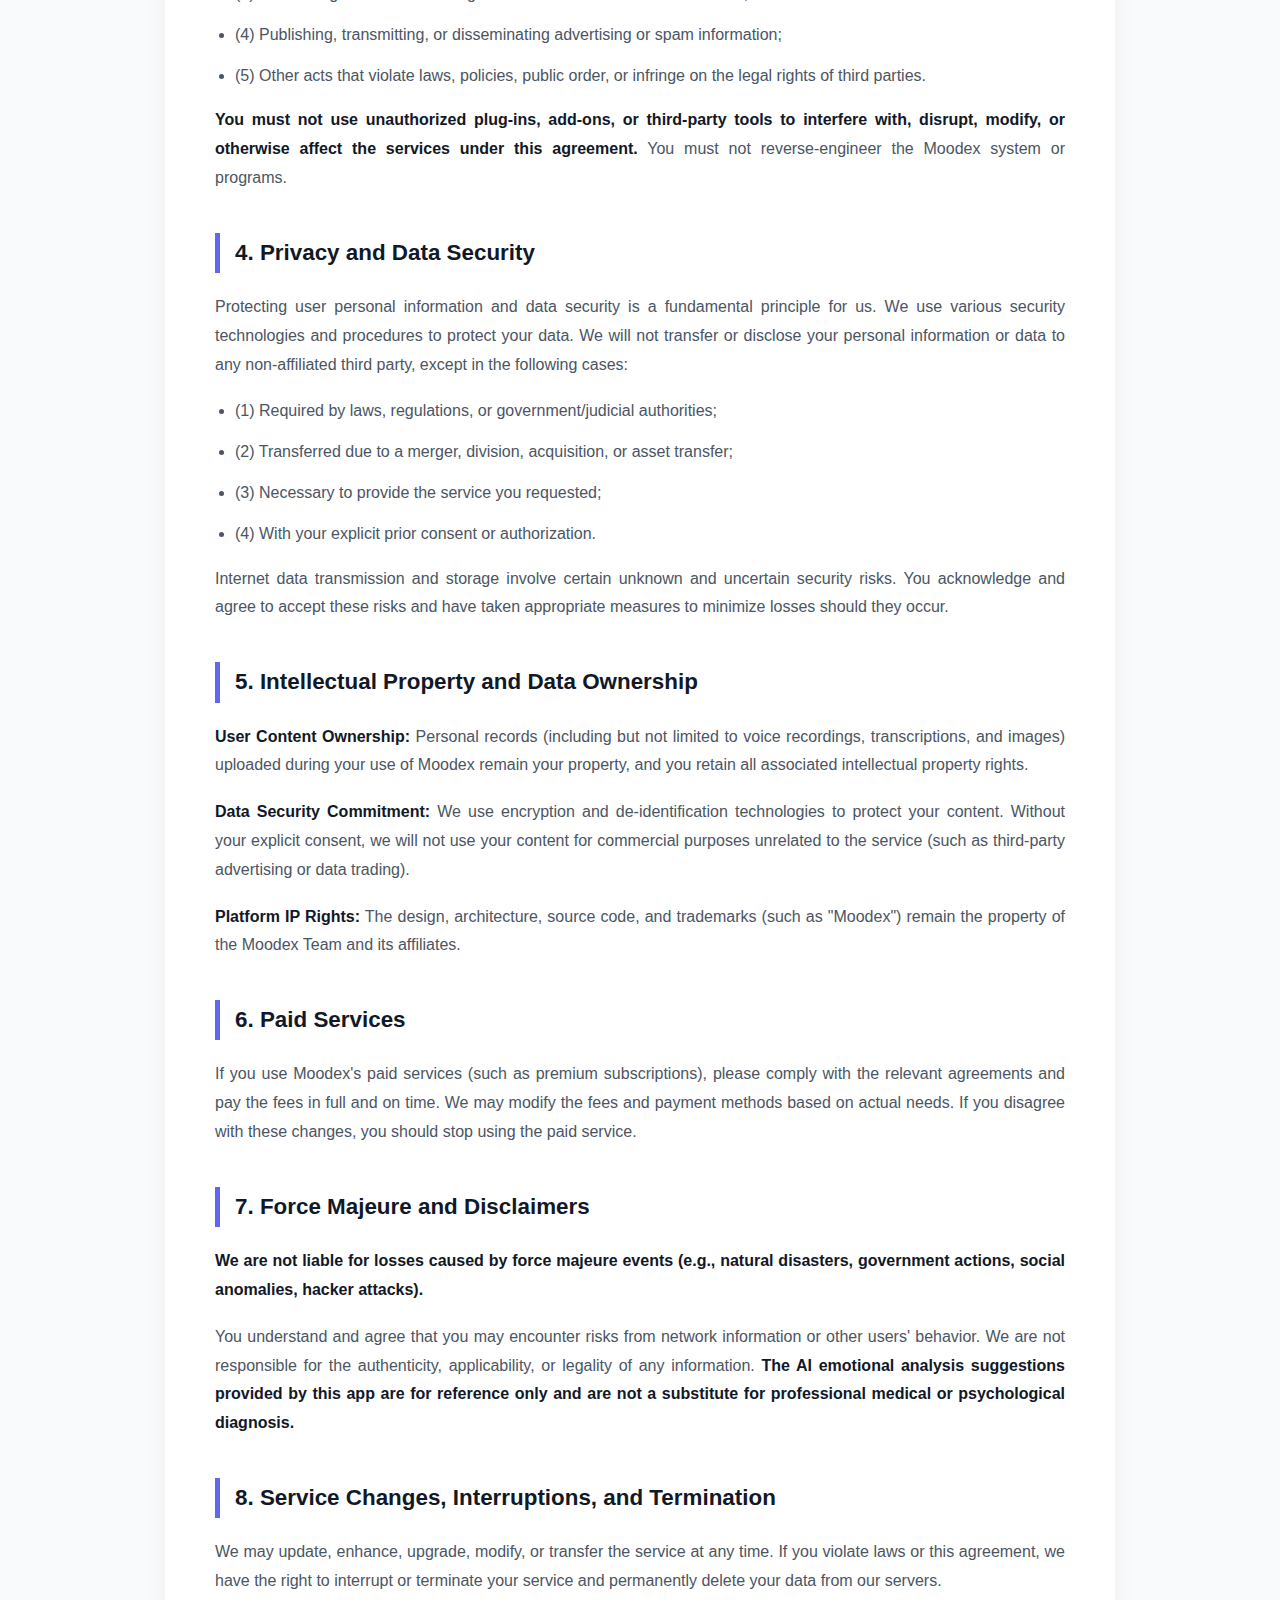
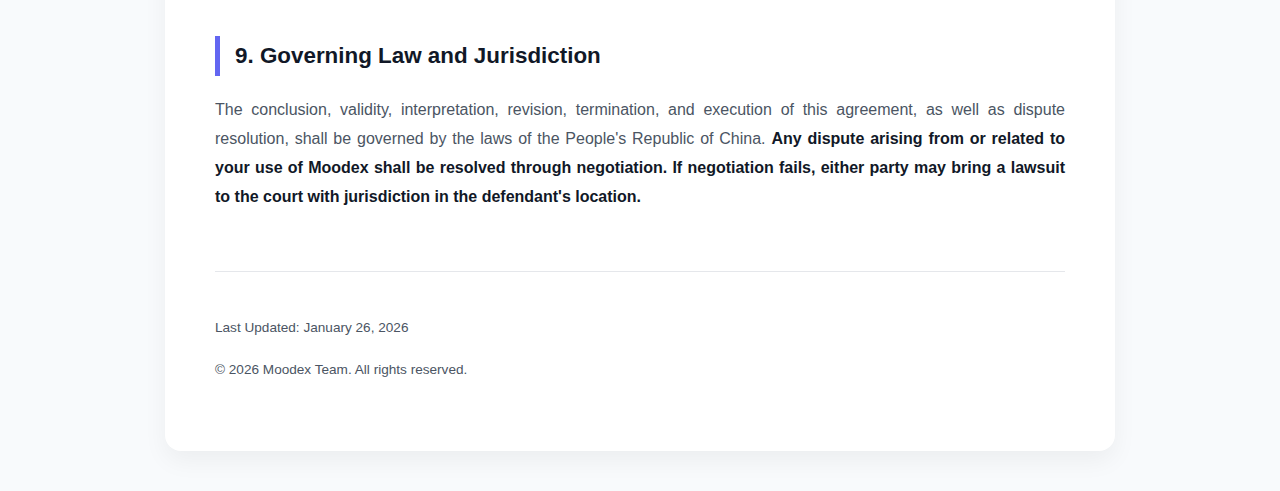
<file: user-agreement_en.html>
<!DOCTYPE html>
<html lang="en">
<head>
    <meta charset="UTF-8">
    <meta name="viewport" content="width=device-width, initial-scale=1.0">
    <title>User Agreement - Moodex</title>
    <style>
        :root {
            --primary-color: #6366f1;
            --text-color: #374151;
            --bg-color: #f8fafc;
            --border-color: #e5e7eb;
        }

        body {
            font-family: -apple-system, BlinkMacSystemFont, "Segoe UI", Roboto, Helvetica, Arial, sans-serif;
            line-height: 1.8;
            color: var(--text-color);
            background-color: var(--bg-color);
            margin: 0;
            padding: 0;
        }

        .container {
            max-width: 850px;
            margin: 40px auto;
            padding: 50px;
            background: #fff;
            border-radius: 16px;
            box-shadow: 0 10px 25px rgba(0,0,0,0.05);
        }

        .header {
            border-bottom: 2px solid #f3f4f6;
            padding-bottom: 25px;
            margin-bottom: 35px;
            display: flex;
            justify-content: space-between;
            align-items: center;
        }

        h1 { margin: 0; font-size: 2rem; color: #111827; font-weight: 800; }
        h2 { margin-top: 40px; font-size: 1.4rem; color: #111827; border-left: 5px solid var(--primary-color); padding-left: 15px; margin-bottom: 20px; }
        h3 { font-size: 1.1rem; color: #1f2937; margin-top: 25px; }
        
        .back-link {
            text-decoration: none;
            color: var(--primary-color);
            font-weight: 600;
            font-size: 0.95rem;
            transition: opacity 0.2s;
        }
        .back-link:hover { opacity: 0.8; }

        ul, ol { padding-left: 20px; color: #4b5563; }
        li { margin-bottom: 12px; }
        p { color: #4b5563; margin-bottom: 18px; text-align: justify; }

        strong { color: #111827; }
        
        .important-notice {
            background-color: #fefce8;
            border: 1px solid #fef08a;
            padding: 20px;
            border-radius: 10px;
            margin: 25px 0;
            color: #854d0e;
            font-size: 0.95rem;
        }

        footer {
            margin-top: 60px;
            padding-top: 30px;
            border-top: 1px solid var(--border-color);
            font-size: 0.85rem;
            color: #9ca3af;
            text-align: center;
        }

        @media (max-width: 600px) {
            .container { margin: 0; border-radius: 0; padding: 25px; }
            .header { flex-direction: column-reverse; align-items: flex-start; gap: 15px; }
            h1 { font-size: 1.6rem; }
        }
    </style>
</head>
<body>

<div class="container">
    <div class="header">
        <h1>Moodex User Agreement</h1>
        <a href="index.html" class="back-link">← Back to Home</a>
    </div>

    <p>Thank you for choosing Moodex! Moodex is designed, developed, and operated by the Moodex Team ("we," "us," or "Moodex"), including but not limited to Moodex desktop software and mobile applications.</p>
    
    <p>This service is provided for personal, non-commercial use only. Any sale of Moodex or any materials, services, or software related to or derived from Moodex must be authorized by us. If you have any comments or suggestions on how to improve Moodex, please feel free to reach out to us.</p>

    <div class="important-notice">
        <strong>[Special Notice]</strong> Please read this agreement carefully (especially the parts in bold). By clicking to confirm on the web page or choosing to accept this agreement in any other way, you indicate that you have reached an agreement with us and agree to be bound by all terms of this agreement.
    </div>

    <h2>1. Scope and Confirmation</h2>
    <p>This agreement helps you understand the Moodex services we provide and your rights and obligations when using them. Due to the rapid development of the Internet, the terms listed here may not cover all rights and obligations between you and us, and existing provisions may not fully meet future development needs. Therefore, legal notices, service rules, and other content are considered supplementary agreements and have the same legal effect.</p>
    <p>To further improve the user experience, we will continuously update our services, providing version upgrades, functional updates, and rule changes. This agreement may be updated accordingly. We will notify you of updates via announcements or in-app messages ("Notifications"). Updates will take effect on the date specified in the notification.</p>

    <h2>2. Account Registration and Security</h2>
    <p>You need to register a Moodex account before using Moodex. You are solely responsible for the authenticity, legality, and validity of the registration information and must cooperate with us in verifying it. <strong>You must not represent or impersonate others without authorization; you must not use the names of others to publish information or maliciously use registered accounts to mislead other users.</strong></p>
    <p>You are responsible for safeguarding your account and password and are legally responsible for all activities under your account. Any risk, liability, loss, or expense arising from the unauthorized or illegal use of your account and password due to your own reasons shall be borne by you.</p>
    <p>You may cancel your account at any time. Please note that account cancellation is irreversible. Once completed, all information associated with the account will be deleted, unless otherwise required by applicable laws and regulations.</p>

    <h2>3. User Commitment to Legal Use</h2>
    <p>You shall comply with the laws and regulations of the People's Republic of China and the laws of the country or region where you belong or reside. You shall not use Moodex for any illegal purpose. You commit not to use Moodex for the following activities:</p>
    <ul>
        <li>(1) Publishing, transmitting, disseminating, or storing content that violates national laws, endangers national security, social stability, public order, or good morals, or contains insults, defamation, obscenity, or violence;</li>
        <li>(2) Publishing, transmitting, disseminating, or storing content that infringes on others' rights to reputation, likeness, intellectual property, or trade secrets;</li>
        <li>(3) Fabricating facts or concealing the truth to mislead or deceive others;</li>
        <li>(4) Publishing, transmitting, or disseminating advertising or spam information;</li>
        <li>(5) Other acts that violate laws, policies, public order, or infringe on the legal rights of third parties.</li>
    </ul>
    <p><strong>You must not use unauthorized plug-ins, add-ons, or third-party tools to interfere with, disrupt, modify, or otherwise affect the services under this agreement.</strong> You must not reverse-engineer the Moodex system or programs.</p>

    <h2>4. Privacy and Data Security</h2>
    <p>Protecting user personal information and data security is a fundamental principle for us. We use various security technologies and procedures to protect your data. We will not transfer or disclose your personal information or data to any non-affiliated third party, except in the following cases:</p>
    <ul>
        <li>(1) Required by laws, regulations, or government/judicial authorities;</li>
        <li>(2) Transferred due to a merger, division, acquisition, or asset transfer;</li>
        <li>(3) Necessary to provide the service you requested;</li>
        <li>(4) With your explicit prior consent or authorization.</li>
    </ul>
    <p>Internet data transmission and storage involve certain unknown and uncertain security risks. You acknowledge and agree to accept these risks and have taken appropriate measures to minimize losses should they occur.</p>

    <h2>5. Intellectual Property and Data Ownership</h2>
    <p><strong>User Content Ownership:</strong> Personal records (including but not limited to voice recordings, transcriptions, and images) uploaded during your use of Moodex remain your property, and you retain all associated intellectual property rights.</p>
    <p><strong>Data Security Commitment:</strong> We use encryption and de-identification technologies to protect your content. Without your explicit consent, we will not use your content for commercial purposes unrelated to the service (such as third-party advertising or data trading).</p>
    <p><strong>Platform IP Rights:</strong> The design, architecture, source code, and trademarks (such as "Moodex") remain the property of the Moodex Team and its affiliates.</p>

    <h2>6. Paid Services</h2>
    <p>If you use Moodex's paid services (such as premium subscriptions), please comply with the relevant agreements and pay the fees in full and on time. We may modify the fees and payment methods based on actual needs. If you disagree with these changes, you should stop using the paid service.</p>

    <h2>7. Force Majeure and Disclaimers</h2>
    <p><strong>We are not liable for losses caused by force majeure events (e.g., natural disasters, government actions, social anomalies, hacker attacks).</strong></p>
    <p>You understand and agree that you may encounter risks from network information or other users' behavior. We are not responsible for the authenticity, applicability, or legality of any information. <strong>The AI emotional analysis suggestions provided by this app are for reference only and are not a substitute for professional medical or psychological diagnosis.</strong></p>

    <h2>8. Service Changes, Interruptions, and Termination</h2>
    <p>We may update, enhance, upgrade, modify, or transfer the service at any time. If you violate laws or this agreement, we have the right to interrupt or terminate your service and permanently delete your data from our servers.</p>

    <h2>9. Governing Law and Jurisdiction</h2>
    <p>The conclusion, validity, interpretation, revision, termination, and execution of this agreement, as well as dispute resolution, shall be governed by the laws of the People's Republic of China. <strong>Any dispute arising from or related to your use of Moodex shall be resolved through negotiation. If negotiation fails, either party may bring a lawsuit to the court with jurisdiction in the defendant's location.</strong></p>

    <footer>
        <p>Last Updated: January 26, 2026</p>
        <p>&copy; 2026 Moodex Team. All rights reserved.</p>
    </footer>
</div>

</body>
</html>
</file>
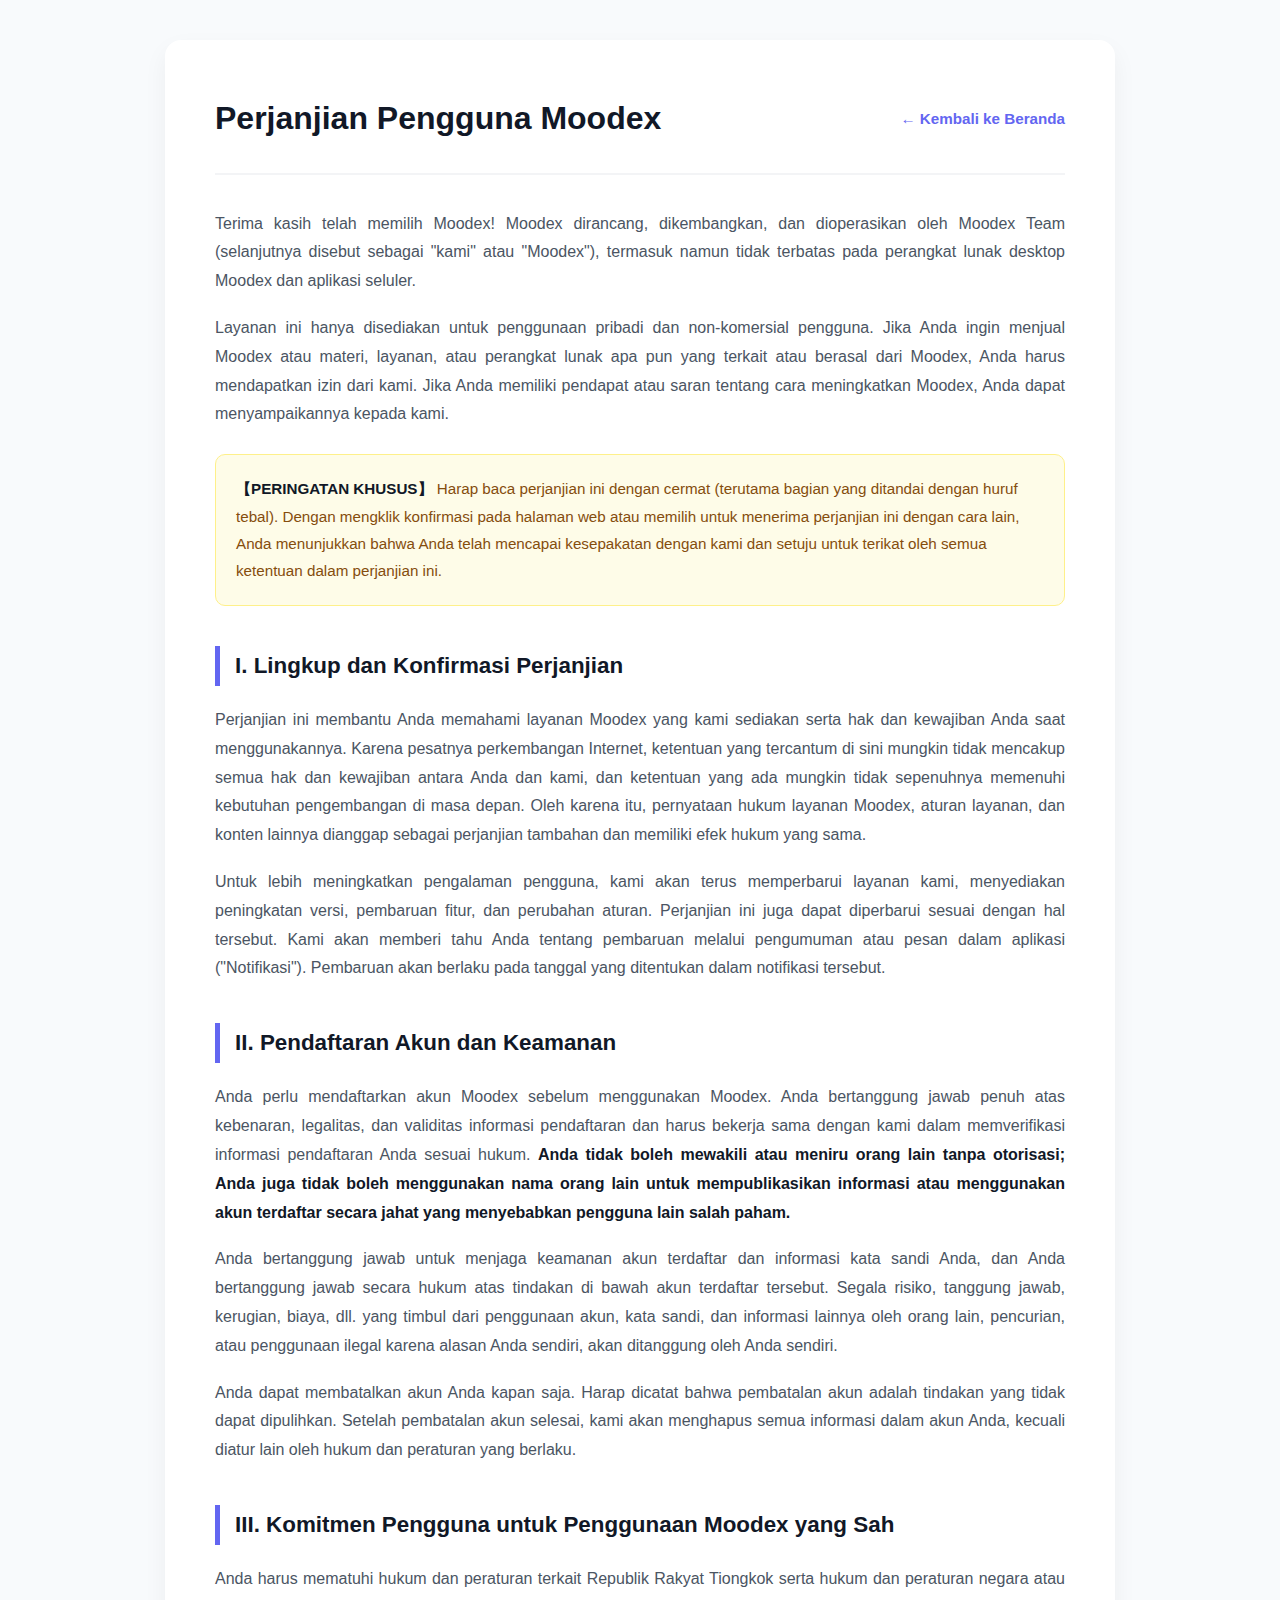
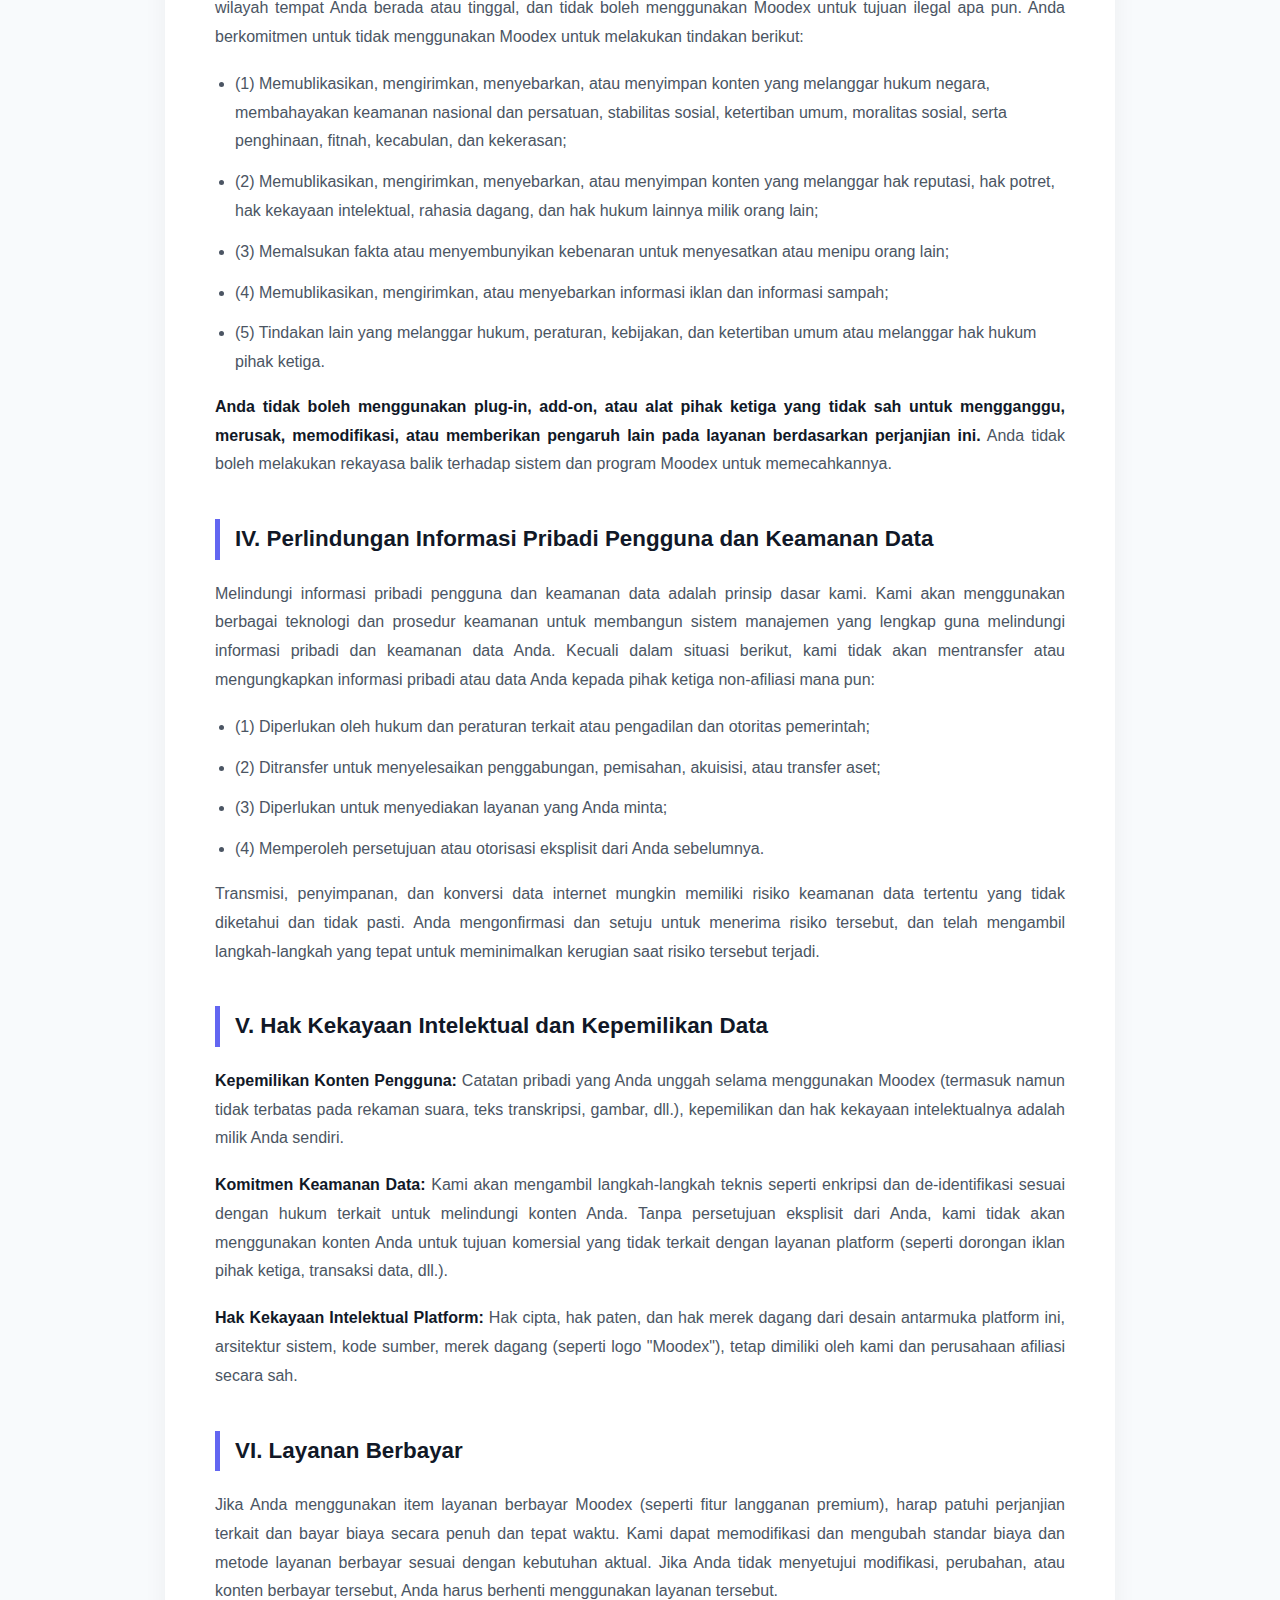
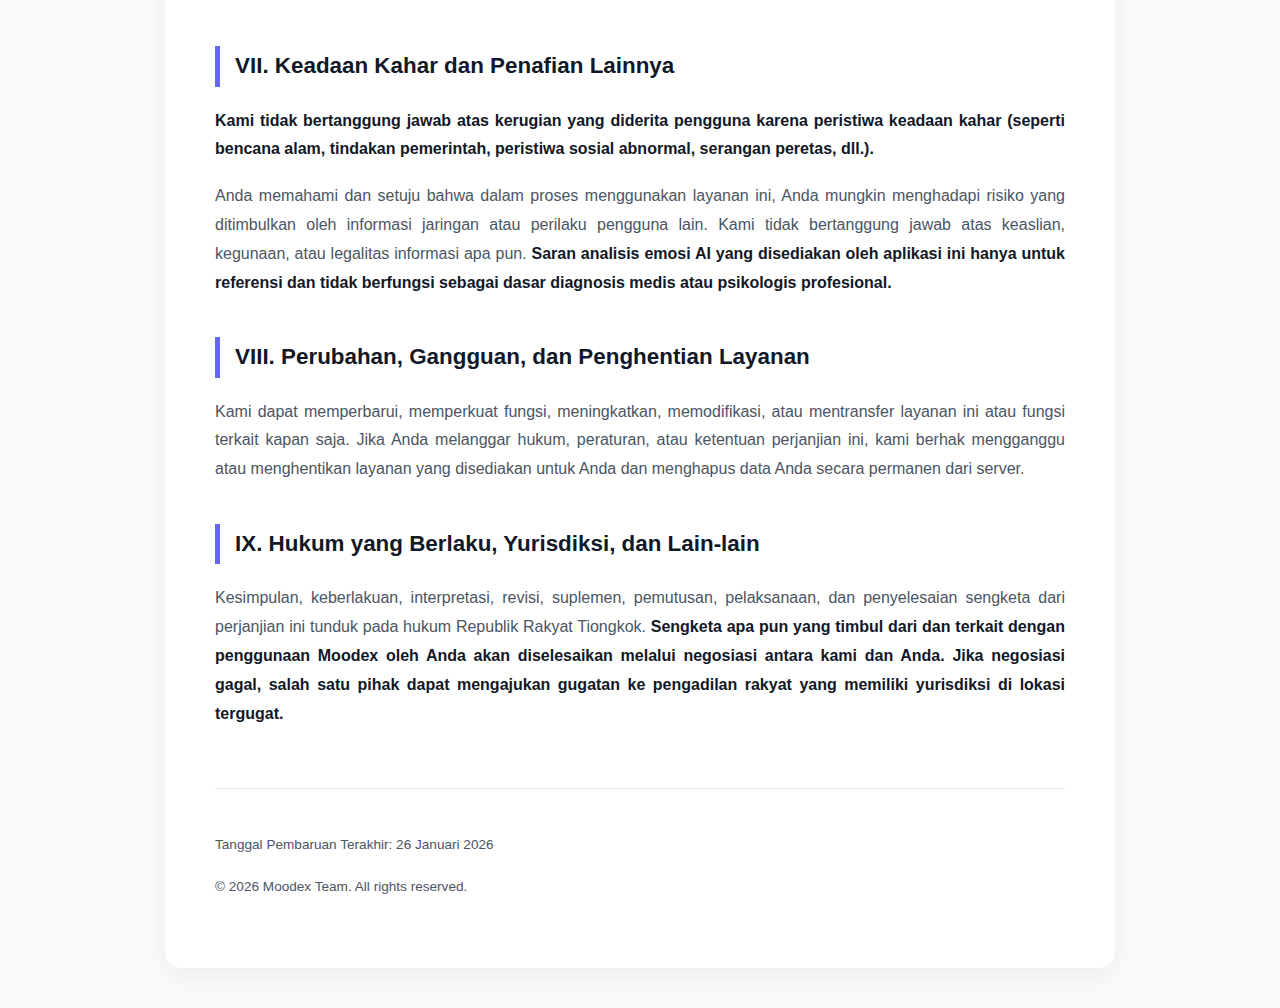
<file: user-agreement_id.html>
<!DOCTYPE html>
<html lang="id">
<head>
    <meta charset="UTF-8">
    <meta name="viewport" content="width=device-width, initial-scale=1.0">
    <title>Perjanjian Pengguna - Moodex</title>
    <style>
        :root {
            --primary-color: #6366f1;
            --text-color: #374151;
            --bg-color: #f8fafc;
            --border-color: #e5e7eb;
        }

        body {
            font-family: -apple-system, BlinkMacSystemFont, "Segoe UI", Roboto, Helvetica, Arial, sans-serif;
            line-height: 1.8;
            color: var(--text-color);
            background-color: var(--bg-color);
            margin: 0;
            padding: 0;
        }

        .container {
            max-width: 850px;
            margin: 40px auto;
            padding: 50px;
            background: #fff;
            border-radius: 16px;
            box-shadow: 0 10px 25px rgba(0,0,0,0.05);
        }

        .header {
            border-bottom: 2px solid #f3f4f6;
            padding-bottom: 25px;
            margin-bottom: 35px;
            display: flex;
            justify-content: space-between;
            align-items: center;
        }

        h1 { margin: 0; font-size: 2rem; color: #111827; font-weight: 800; }
        h2 { margin-top: 40px; font-size: 1.4rem; color: #111827; border-left: 5px solid var(--primary-color); padding-left: 15px; margin-bottom: 20px; }
        h3 { font-size: 1.1rem; color: #1f2937; margin-top: 25px; }
        
        .back-link {
            text-decoration: none;
            color: var(--primary-color);
            font-weight: 600;
            font-size: 0.95rem;
            transition: opacity 0.2s;
        }
        .back-link:hover { opacity: 0.8; }

        ul, ol { padding-left: 20px; color: #4b5563; }
        li { margin-bottom: 12px; }
        p { color: #4b5563; margin-bottom: 18px; text-align: justify; }

        strong { color: #111827; }
        
        .important-notice {
            background-color: #fefce8;
            border: 1px solid #fef08a;
            padding: 20px;
            border-radius: 10px;
            margin: 25px 0;
            color: #854d0e;
            font-size: 0.95rem;
        }

        footer {
            margin-top: 60px;
            padding-top: 30px;
            border-top: 1px solid var(--border-color);
            font-size: 0.85rem;
            color: #9ca3af;
            text-align: center;
        }

        @media (max-width: 600px) {
            .container { margin: 0; border-radius: 0; padding: 25px; }
            .header { flex-direction: column-reverse; align-items: flex-start; gap: 15px; }
            h1 { font-size: 1.6rem; }
        }
    </style>
</head>
<body>

<div class="container">
    <div class="header">
        <h1>Perjanjian Pengguna Moodex</h1>
        <a href="index.html" class="back-link">← Kembali ke Beranda</a>
    </div>

    <p>Terima kasih telah memilih Moodex! Moodex dirancang, dikembangkan, dan dioperasikan oleh Moodex Team (selanjutnya disebut sebagai "kami" atau "Moodex"), termasuk namun tidak terbatas pada perangkat lunak desktop Moodex dan aplikasi seluler.</p>
    
    <p>Layanan ini hanya disediakan untuk penggunaan pribadi dan non-komersial pengguna. Jika Anda ingin menjual Moodex atau materi, layanan, atau perangkat lunak apa pun yang terkait atau berasal dari Moodex, Anda harus mendapatkan izin dari kami. Jika Anda memiliki pendapat atau saran tentang cara meningkatkan Moodex, Anda dapat menyampaikannya kepada kami.</p>

    <div class="important-notice">
        <strong>【PERINGATAN KHUSUS】</strong> Harap baca perjanjian ini dengan cermat (terutama bagian yang ditandai dengan huruf tebal). Dengan mengklik konfirmasi pada halaman web atau memilih untuk menerima perjanjian ini dengan cara lain, Anda menunjukkan bahwa Anda telah mencapai kesepakatan dengan kami dan setuju untuk terikat oleh semua ketentuan dalam perjanjian ini.
    </div>

    <h2>I. Lingkup dan Konfirmasi Perjanjian</h2>
    <p>Perjanjian ini membantu Anda memahami layanan Moodex yang kami sediakan serta hak dan kewajiban Anda saat menggunakannya. Karena pesatnya perkembangan Internet, ketentuan yang tercantum di sini mungkin tidak mencakup semua hak dan kewajiban antara Anda dan kami, dan ketentuan yang ada mungkin tidak sepenuhnya memenuhi kebutuhan pengembangan di masa depan. Oleh karena itu, pernyataan hukum layanan Moodex, aturan layanan, dan konten lainnya dianggap sebagai perjanjian tambahan dan memiliki efek hukum yang sama.</p>
    <p>Untuk lebih meningkatkan pengalaman pengguna, kami akan terus memperbarui layanan kami, menyediakan peningkatan versi, pembaruan fitur, dan perubahan aturan. Perjanjian ini juga dapat diperbarui sesuai dengan hal tersebut. Kami akan memberi tahu Anda tentang pembaruan melalui pengumuman atau pesan dalam aplikasi ("Notifikasi"). Pembaruan akan berlaku pada tanggal yang ditentukan dalam notifikasi tersebut.</p>

    <h2>II. Pendaftaran Akun dan Keamanan</h2>
    <p>Anda perlu mendaftarkan akun Moodex sebelum menggunakan Moodex. Anda bertanggung jawab penuh atas kebenaran, legalitas, dan validitas informasi pendaftaran dan harus bekerja sama dengan kami dalam memverifikasi informasi pendaftaran Anda sesuai hukum. <strong>Anda tidak boleh mewakili atau meniru orang lain tanpa otorisasi; Anda juga tidak boleh menggunakan nama orang lain untuk mempublikasikan informasi atau menggunakan akun terdaftar secara jahat yang menyebabkan pengguna lain salah paham.</strong></p>
    <p>Anda bertanggung jawab untuk menjaga keamanan akun terdaftar dan informasi kata sandi Anda, dan Anda bertanggung jawab secara hukum atas tindakan di bawah akun terdaftar tersebut. Segala risiko, tanggung jawab, kerugian, biaya, dll. yang timbul dari penggunaan akun, kata sandi, dan informasi lainnya oleh orang lain, pencurian, atau penggunaan ilegal karena alasan Anda sendiri, akan ditanggung oleh Anda sendiri.</p>
    <p>Anda dapat membatalkan akun Anda kapan saja. Harap dicatat bahwa pembatalan akun adalah tindakan yang tidak dapat dipulihkan. Setelah pembatalan akun selesai, kami akan menghapus semua informasi dalam akun Anda, kecuali diatur lain oleh hukum dan peraturan yang berlaku.</p>

    <h2>III. Komitmen Pengguna untuk Penggunaan Moodex yang Sah</h2>
    <p>Anda harus mematuhi hukum dan peraturan terkait Republik Rakyat Tiongkok serta hukum dan peraturan negara atau wilayah tempat Anda berada atau tinggal, dan tidak boleh menggunakan Moodex untuk tujuan ilegal apa pun. Anda berkomitmen untuk tidak menggunakan Moodex untuk melakukan tindakan berikut:</p>
    <ul>
        <li>(1) Memublikasikan, mengirimkan, menyebarkan, atau menyimpan konten yang melanggar hukum negara, membahayakan keamanan nasional dan persatuan, stabilitas sosial, ketertiban umum, moralitas sosial, serta penghinaan, fitnah, kecabulan, dan kekerasan;</li>
        <li>(2) Memublikasikan, mengirimkan, menyebarkan, atau menyimpan konten yang melanggar hak reputasi, hak potret, hak kekayaan intelektual, rahasia dagang, dan hak hukum lainnya milik orang lain;</li>
        <li>(3) Memalsukan fakta atau menyembunyikan kebenaran untuk menyesatkan atau menipu orang lain;</li>
        <li>(4) Memublikasikan, mengirimkan, atau menyebarkan informasi iklan dan informasi sampah;</li>
        <li>(5) Tindakan lain yang melanggar hukum, peraturan, kebijakan, dan ketertiban umum atau melanggar hak hukum pihak ketiga.</li>
    </ul>
    <p><strong>Anda tidak boleh menggunakan plug-in, add-on, atau alat pihak ketiga yang tidak sah untuk mengganggu, merusak, memodifikasi, atau memberikan pengaruh lain pada layanan berdasarkan perjanjian ini.</strong> Anda tidak boleh melakukan rekayasa balik terhadap sistem dan program Moodex untuk memecahkannya.</p>

    <h2>IV. Perlindungan Informasi Pribadi Pengguna dan Keamanan Data</h2>
    <p>Melindungi informasi pribadi pengguna dan keamanan data adalah prinsip dasar kami. Kami akan menggunakan berbagai teknologi dan prosedur keamanan untuk membangun sistem manajemen yang lengkap guna melindungi informasi pribadi dan keamanan data Anda. Kecuali dalam situasi berikut, kami tidak akan mentransfer atau mengungkapkan informasi pribadi atau data Anda kepada pihak ketiga non-afiliasi mana pun:</p>
    <ul>
        <li>(1) Diperlukan oleh hukum dan peraturan terkait atau pengadilan dan otoritas pemerintah;</li>
        <li>(2) Ditransfer untuk menyelesaikan penggabungan, pemisahan, akuisisi, atau transfer aset;</li>
        <li>(3) Diperlukan untuk menyediakan layanan yang Anda minta;</li>
        <li>(4) Memperoleh persetujuan atau otorisasi eksplisit dari Anda sebelumnya.</li>
    </ul>
    <p>Transmisi, penyimpanan, dan konversi data internet mungkin memiliki risiko keamanan data tertentu yang tidak diketahui dan tidak pasti. Anda mengonfirmasi dan setuju untuk menerima risiko tersebut, dan telah mengambil langkah-langkah yang tepat untuk meminimalkan kerugian saat risiko tersebut terjadi.</p>

    <h2>V. Hak Kekayaan Intelektual dan Kepemilikan Data</h2>
    <p><strong>Kepemilikan Konten Pengguna:</strong> Catatan pribadi yang Anda unggah selama menggunakan Moodex (termasuk namun tidak terbatas pada rekaman suara, teks transkripsi, gambar, dll.), kepemilikan dan hak kekayaan intelektualnya adalah milik Anda sendiri.</p>
    <p><strong>Komitmen Keamanan Data:</strong> Kami akan mengambil langkah-langkah teknis seperti enkripsi dan de-identifikasi sesuai dengan hukum terkait untuk melindungi konten Anda. Tanpa persetujuan eksplisit dari Anda, kami tidak akan menggunakan konten Anda untuk tujuan komersial yang tidak terkait dengan layanan platform (seperti dorongan iklan pihak ketiga, transaksi data, dll.).</p>
    <p><strong>Hak Kekayaan Intelektual Platform:</strong> Hak cipta, hak paten, dan hak merek dagang dari desain antarmuka platform ini, arsitektur sistem, kode sumber, merek dagang (seperti logo "Moodex"), tetap dimiliki oleh kami dan perusahaan afiliasi secara sah.</p>

    <h2>VI. Layanan Berbayar</h2>
    <p>Jika Anda menggunakan item layanan berbayar Moodex (seperti fitur langganan premium), harap patuhi perjanjian terkait dan bayar biaya secara penuh dan tepat waktu. Kami dapat memodifikasi dan mengubah standar biaya dan metode layanan berbayar sesuai dengan kebutuhan aktual. Jika Anda tidak menyetujui modifikasi, perubahan, atau konten berbayar tersebut, Anda harus berhenti menggunakan layanan tersebut.</p>

    <h2>VII. Keadaan Kahar dan Penafian Lainnya</h2>
    <p><strong>Kami tidak bertanggung jawab atas kerugian yang diderita pengguna karena peristiwa keadaan kahar (seperti bencana alam, tindakan pemerintah, peristiwa sosial abnormal, serangan peretas, dll.).</strong></p>
    <p>Anda memahami dan setuju bahwa dalam proses menggunakan layanan ini, Anda mungkin menghadapi risiko yang ditimbulkan oleh informasi jaringan atau perilaku pengguna lain. Kami tidak bertanggung jawab atas keaslian, kegunaan, atau legalitas informasi apa pun. <strong>Saran analisis emosi AI yang disediakan oleh aplikasi ini hanya untuk referensi dan tidak berfungsi sebagai dasar diagnosis medis atau psikologis profesional.</strong></p>

    <h2>VIII. Perubahan, Gangguan, dan Penghentian Layanan</h2>
    <p>Kami dapat memperbarui, memperkuat fungsi, meningkatkan, memodifikasi, atau mentransfer layanan ini atau fungsi terkait kapan saja. Jika Anda melanggar hukum, peraturan, atau ketentuan perjanjian ini, kami berhak mengganggu atau menghentikan layanan yang disediakan untuk Anda dan menghapus data Anda secara permanen dari server.</p>

    <h2>IX. Hukum yang Berlaku, Yurisdiksi, dan Lain-lain</h2>
    <p>Kesimpulan, keberlakuan, interpretasi, revisi, suplemen, pemutusan, pelaksanaan, dan penyelesaian sengketa dari perjanjian ini tunduk pada hukum Republik Rakyat Tiongkok. <strong>Sengketa apa pun yang timbul dari dan terkait dengan penggunaan Moodex oleh Anda akan diselesaikan melalui negosiasi antara kami dan Anda. Jika negosiasi gagal, salah satu pihak dapat mengajukan gugatan ke pengadilan rakyat yang memiliki yurisdiksi di lokasi tergugat.</strong></p>

    <footer>
        <p>Tanggal Pembaruan Terakhir: 26 Januari 2026</p>
        <p>&copy; 2026 Moodex Team. All rights reserved.</p>
    </footer>
</div>

</body>
</html>
</file>
<file: css/style.css>
body {
    font-family: Arial, sans-serif;
    line-height: 1.6;
    margin: 0;
    padding: 0;
    background: #f4f4f4;
    color: #333;
}

header {
    background: #333;
    color: #fff;
    padding: 1rem 0;
    text-align: center;
}

header h1 {
    margin: 0;
}

nav {
    margin-top: 0.5rem;
}

nav a {
    color: #fff;
    text-decoration: none;
    padding: 0.5rem 1rem;
}

main {
    padding: 20px;
    max-width: 800px;
    margin: auto;
    background: #fff;
    border-radius: 8px;
    box-shadow: 0 0 10px rgba(0, 0, 0, 0.1);
    margin-top: 20px;
}

.changelog-entry {
    margin-bottom: 30px;
    border-bottom: 1px solid #eee;
    padding-bottom: 20px;
}

.changelog-entry:last-child {
    border-bottom: none;
}

.changelog-entry h2 {
    color: #007bff;
}

.changelog-entry ul {
    list-style: disc inside;
    padding-left: 20px;
}

.changelog-entry li {
    margin-bottom: 5px;
}

footer {
    text-align: center;
    padding: 20px;
    color: #777;
    font-size: 0.9em;
}
</file>
